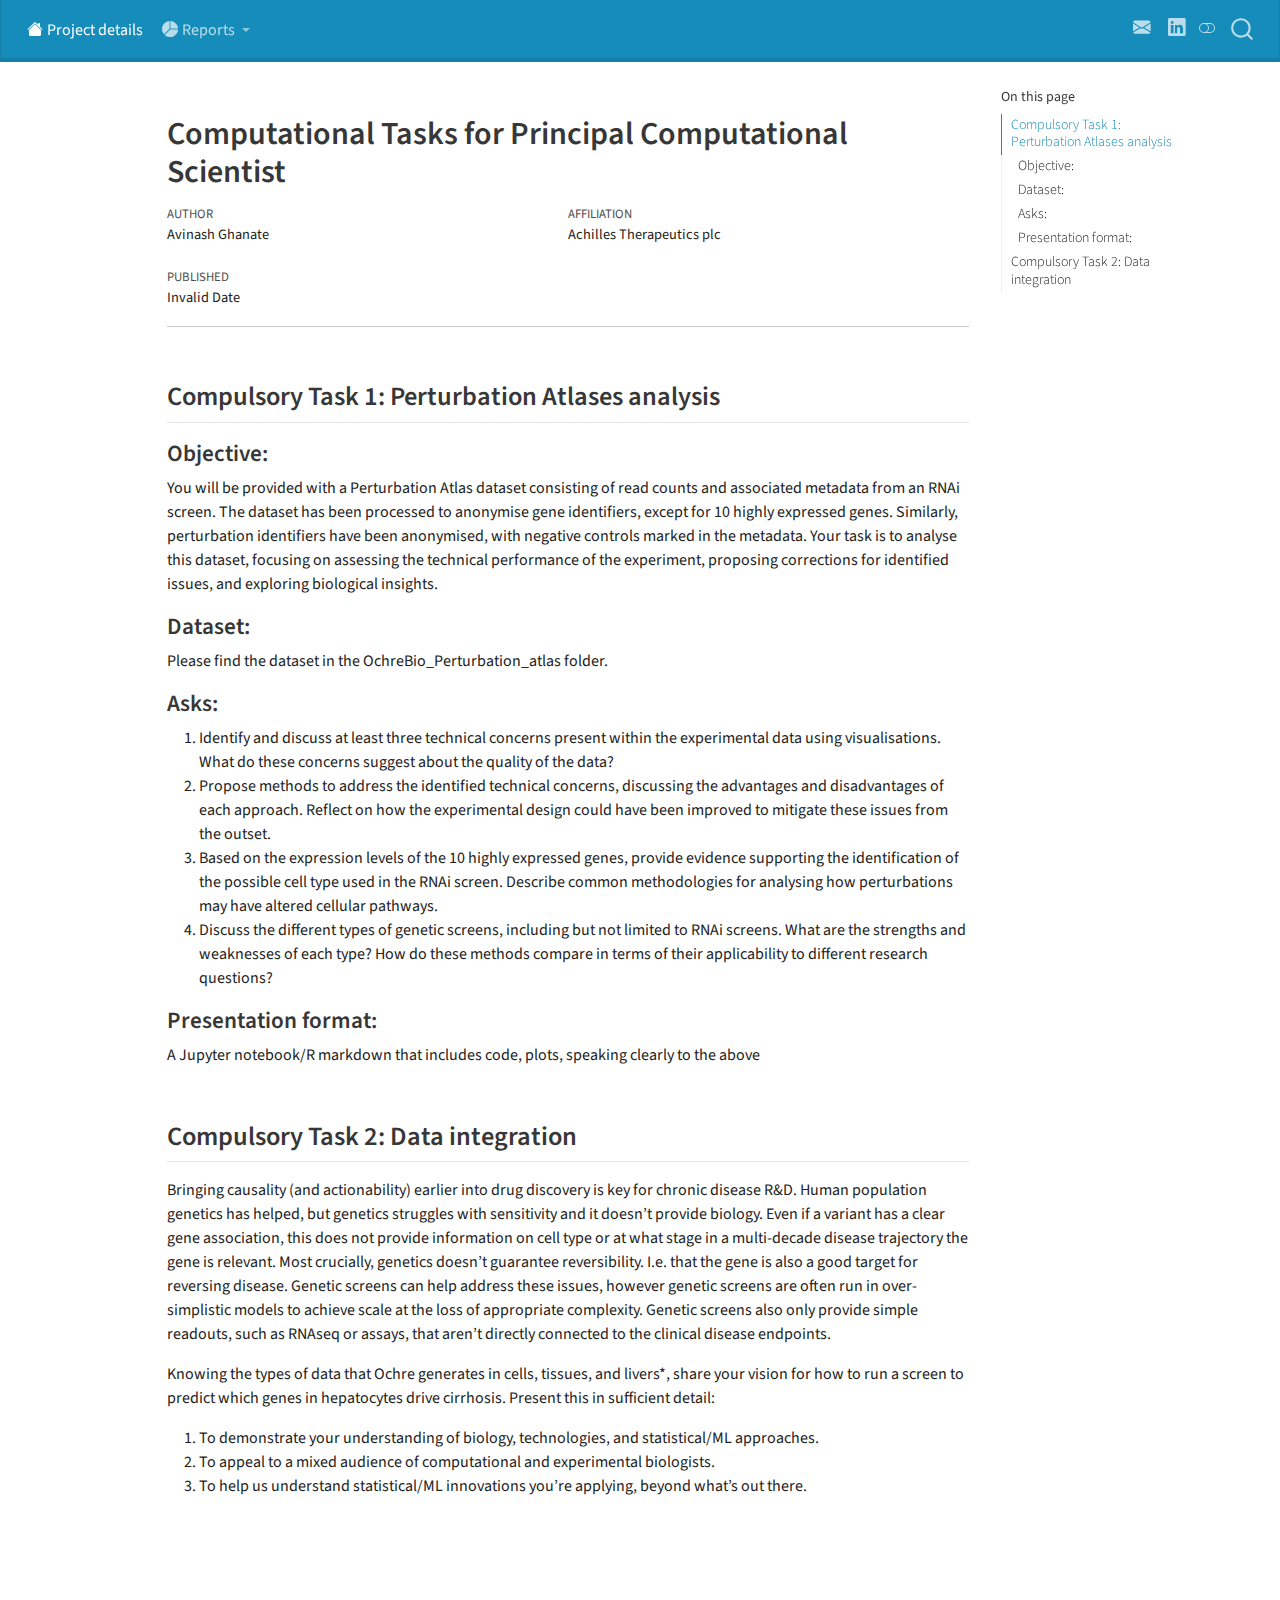
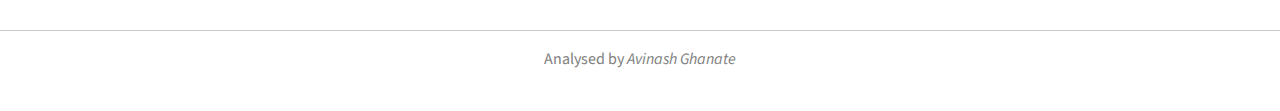
<file: comp_tasks/index.html>
<!DOCTYPE html>
<html xmlns="http://www.w3.org/1999/xhtml" lang="en" xml:lang="en"><head>

<meta charset="utf-8">
<meta name="generator" content="quarto-1.3.433">

<meta name="viewport" content="width=device-width, initial-scale=1.0, user-scalable=yes">

<meta name="author" content="Avinash Ghanate">

<title>Computational Tasks for Principal Computational Scientist</title>
<style>
code{white-space: pre-wrap;}
span.smallcaps{font-variant: small-caps;}
div.columns{display: flex; gap: min(4vw, 1.5em);}
div.column{flex: auto; overflow-x: auto;}
div.hanging-indent{margin-left: 1.5em; text-indent: -1.5em;}
ul.task-list{list-style: none;}
ul.task-list li input[type="checkbox"] {
  width: 0.8em;
  margin: 0 0.8em 0.2em -1em; /* quarto-specific, see https://github.com/quarto-dev/quarto-cli/issues/4556 */ 
  vertical-align: middle;
}
</style>


<script src="site_libs/quarto-nav/quarto-nav.js"></script>
<script src="site_libs/quarto-nav/headroom.min.js"></script>
<script src="site_libs/clipboard/clipboard.min.js"></script>
<script src="site_libs/quarto-search/autocomplete.umd.js"></script>
<script src="site_libs/quarto-search/fuse.min.js"></script>
<script src="site_libs/quarto-search/quarto-search.js"></script>
<meta name="quarto:offset" content="./">
<script src="site_libs/quarto-html/quarto.js"></script>
<script src="site_libs/quarto-html/popper.min.js"></script>
<script src="site_libs/quarto-html/tippy.umd.min.js"></script>
<script src="site_libs/quarto-html/anchor.min.js"></script>
<link href="site_libs/quarto-html/tippy.css" rel="stylesheet">
<link href="site_libs/quarto-html/quarto-syntax-highlighting.css" rel="stylesheet" class="quarto-color-scheme" id="quarto-text-highlighting-styles">
<link href="site_libs/quarto-html/quarto-syntax-highlighting-dark.css" rel="prefetch" class="quarto-color-scheme quarto-color-alternate" id="quarto-text-highlighting-styles">
<script src="site_libs/bootstrap/bootstrap.min.js"></script>
<link href="site_libs/bootstrap/bootstrap-icons.css" rel="stylesheet">
<link href="site_libs/bootstrap/bootstrap.min.css" rel="stylesheet" class="quarto-color-scheme" id="quarto-bootstrap" data-mode="light">
<link href="site_libs/bootstrap/bootstrap-dark.min.css" rel="prefetch" class="quarto-color-scheme quarto-color-alternate" id="quarto-bootstrap" data-mode="dark">
<script id="quarto-search-options" type="application/json">{
  "location": "navbar",
  "copy-button": false,
  "collapse-after": 3,
  "panel-placement": "end",
  "type": "overlay",
  "limit": 20,
  "language": {
    "search-no-results-text": "No results",
    "search-matching-documents-text": "matching documents",
    "search-copy-link-title": "Copy link to search",
    "search-hide-matches-text": "Hide additional matches",
    "search-more-match-text": "more match in this document",
    "search-more-matches-text": "more matches in this document",
    "search-clear-button-title": "Clear",
    "search-detached-cancel-button-title": "Cancel",
    "search-submit-button-title": "Submit",
    "search-label": "Search"
  }
}</script>


<link rel="stylesheet" href="html/simple.css">
</head>

<body class="nav-fixed">

<div id="quarto-search-results"></div>
  <header id="quarto-header" class="headroom fixed-top">
    <nav class="navbar navbar-expand-lg navbar-dark ">
      <div class="navbar-container container-fluid">
            <div id="quarto-search" class="" title="Search"></div>
          <button class="navbar-toggler" type="button" data-bs-toggle="collapse" data-bs-target="#navbarCollapse" aria-controls="navbarCollapse" aria-expanded="false" aria-label="Toggle navigation" onclick="if (window.quartoToggleHeadroom) { window.quartoToggleHeadroom(); }">
  <span class="navbar-toggler-icon"></span>
</button>
          <div class="collapse navbar-collapse" id="navbarCollapse">
            <ul class="navbar-nav navbar-nav-scroll me-auto">
  <li class="nav-item">
    <a class="nav-link active" href="./index.html" rel="" target="" aria-current="page"><i class="bi bi-house-fill" role="img">
</i> 
 <span class="menu-text">Project details</span></a>
  </li>  
  <li class="nav-item dropdown ">
    <a class="nav-link dropdown-toggle" href="#" id="nav-menu-reports" role="button" data-bs-toggle="dropdown" aria-expanded="false" rel="" target="">
      <i class="bi bi-pie-chart-fill" role="img">
</i> 
 <span class="menu-text">Reports</span>
    </a>
    <ul class="dropdown-menu" aria-labelledby="nav-menu-reports">    
        <li>
    <a class="dropdown-item" href="./compulsoryTask1/index.html" rel="" target="">
 <span class="dropdown-text">Task 1</span></a>
  </li>  
        <li>
    <a class="dropdown-item" href="./compulsoryTask2/index.html" rel="" target="">
 <span class="dropdown-text">Task 2</span></a>
  </li>  
    </ul>
  </li>
</ul>
            <ul class="navbar-nav navbar-nav-scroll ms-auto">
  <li class="nav-item compact">
    <a class="nav-link" href="mailto:avinash.ghanate@crick.ac.uk" rel="" target=""><i class="bi bi-envelope-fill" role="img">
</i> 
 <span class="menu-text"></span></a>
  </li>  
  <li class="nav-item compact">
    <a class="nav-link" href="https://www.linkedin.com/in/avinash-ghanate-42a090a/" rel="" target=""><i class="bi bi-linkedin" role="img">
</i> 
 <span class="menu-text"></span></a>
  </li>  
</ul>
            <div class="quarto-navbar-tools">
  <a href="" class="quarto-color-scheme-toggle quarto-navigation-tool  px-1" onclick="window.quartoToggleColorScheme(); return false;" title="Toggle dark mode"><i class="bi"></i></a>
</div>
          </div> <!-- /navcollapse -->
      </div> <!-- /container-fluid -->
    </nav>
</header>
<!-- content -->
<div id="quarto-content" class="quarto-container page-columns page-rows-contents page-layout-article page-navbar">
<!-- sidebar -->
<!-- margin-sidebar -->
    <div id="quarto-margin-sidebar" class="sidebar margin-sidebar">
        <nav id="TOC" role="doc-toc" class="toc-active" data-toc-expanded="3">
    <h2 id="toc-title">On this page</h2>
   
  <ul>
  <li><a href="#compulsory-task-1-perturbation-atlases-analysis" id="toc-compulsory-task-1-perturbation-atlases-analysis" class="nav-link active" data-scroll-target="#compulsory-task-1-perturbation-atlases-analysis">Compulsory Task 1: Perturbation Atlases analysis</a>
  <ul>
  <li><a href="#objective" id="toc-objective" class="nav-link" data-scroll-target="#objective">Objective:</a></li>
  <li><a href="#dataset" id="toc-dataset" class="nav-link" data-scroll-target="#dataset">Dataset:</a></li>
  <li><a href="#asks" id="toc-asks" class="nav-link" data-scroll-target="#asks">Asks:</a></li>
  <li><a href="#presentation-format" id="toc-presentation-format" class="nav-link" data-scroll-target="#presentation-format">Presentation format:</a></li>
  </ul></li>
  <li><a href="#compulsory-task-2-data-integration" id="toc-compulsory-task-2-data-integration" class="nav-link" data-scroll-target="#compulsory-task-2-data-integration">Compulsory Task 2: Data integration</a></li>
  </ul>
</nav>
    </div>
<!-- main -->
<main class="content" id="quarto-document-content">
<div align="right">

</div>
&nbsp;



<header id="title-block-header" class="quarto-title-block default">
<div class="quarto-title">
<h1 class="title">Computational Tasks for Principal Computational Scientist</h1>
</div>


<div class="quarto-title-meta-author">
  <div class="quarto-title-meta-heading">Author</div>
  <div class="quarto-title-meta-heading">Affiliation</div>
  
    <div class="quarto-title-meta-contents">
    <p class="author">Avinash Ghanate </p>
  </div>
    <div class="quarto-title-meta-contents">
        <p class="affiliation">
            Achilles Therapeutics plc
          </p>
      </div>
    </div>

<div class="quarto-title-meta">

      
    <div>
    <div class="quarto-title-meta-heading">Published</div>
    <div class="quarto-title-meta-contents">
      <p class="date">Invalid Date</p>
    </div>
  </div>
  
    
  </div>
  

</header>

<hr>
<section id="compulsory-task-1-perturbation-atlases-analysis" class="level2">
<h2 class="anchored" data-anchor-id="compulsory-task-1-perturbation-atlases-analysis">Compulsory Task 1: Perturbation Atlases analysis</h2>
<section id="objective" class="level3">
<h3 class="anchored" data-anchor-id="objective">Objective:</h3>
<p>You will be provided with a Perturbation Atlas dataset consisting of read counts and associated metadata from an RNAi screen. The dataset has been processed to anonymise gene identifiers, except for 10 highly expressed genes. Similarly, perturbation identifiers have been anonymised, with negative controls marked in the metadata. Your task is to analyse this dataset, focusing on assessing the technical performance of the experiment, proposing corrections for identified issues, and exploring biological insights.</p>
</section>
<section id="dataset" class="level3">
<h3 class="anchored" data-anchor-id="dataset">Dataset:</h3>
<p>Please find the dataset in the OchreBio_Perturbation_atlas folder.</p>
</section>
<section id="asks" class="level3">
<h3 class="anchored" data-anchor-id="asks">Asks:</h3>
<ol type="1">
<li>Identify and discuss at least three technical concerns present within the experimental data using visualisations. What do these concerns suggest about the quality of the data?</li>
<li>Propose methods to address the identified technical concerns, discussing the advantages and disadvantages of each approach. Reflect on how the experimental design could have been improved to mitigate these issues from the outset.</li>
<li>Based on the expression levels of the 10 highly expressed genes, provide evidence supporting the identification of the possible cell type used in the RNAi screen. Describe common methodologies for analysing how perturbations may have altered cellular pathways.</li>
<li>Discuss the different types of genetic screens, including but not limited to RNAi screens. What are the strengths and weaknesses of each type? How do these methods compare in terms of their applicability to different research questions?</li>
</ol>
</section>
<section id="presentation-format" class="level3">
<h3 class="anchored" data-anchor-id="presentation-format">Presentation format:</h3>
<p>A Jupyter notebook/R markdown that includes code, plots, speaking clearly to the above</p>
</section>
</section>
<section id="compulsory-task-2-data-integration" class="level2">
<h2 class="anchored" data-anchor-id="compulsory-task-2-data-integration">Compulsory Task 2: Data integration</h2>
<p>Bringing causality (and actionability) earlier into drug discovery is key for chronic disease R&amp;D. Human population genetics has helped, but genetics struggles with sensitivity and it doesn’t provide biology. Even if a variant has a clear gene association, this does not provide information on cell type or at what stage in a multi-decade disease trajectory the gene is relevant. Most crucially, genetics doesn’t guarantee reversibility. I.e. that the gene is also a good target for reversing disease. Genetic screens can help address these issues, however genetic screens are often run in over-simplistic models to achieve scale at the loss of appropriate complexity. Genetic screens also only provide simple readouts, such as RNAseq or assays, that aren’t directly connected to the clinical disease endpoints.</p>
<p>Knowing the types of data that Ochre generates in cells, tissues, and livers*, share your vision for how to run a screen to predict which genes in hepatocytes drive cirrhosis. Present this in sufficient detail:</p>
<ol type="1">
<li>To demonstrate your understanding of biology, technologies, and statistical/ML approaches.</li>
<li>To appeal to a mixed audience of computational and experimental biologists.</li>
<li>To help us understand statistical/ML innovations you’re applying, beyond what’s out there.</li>
</ol>


</section>

</main> <!-- /main -->
<script id="quarto-html-after-body" type="application/javascript">
window.document.addEventListener("DOMContentLoaded", function (event) {
  const toggleBodyColorMode = (bsSheetEl) => {
    const mode = bsSheetEl.getAttribute("data-mode");
    const bodyEl = window.document.querySelector("body");
    if (mode === "dark") {
      bodyEl.classList.add("quarto-dark");
      bodyEl.classList.remove("quarto-light");
    } else {
      bodyEl.classList.add("quarto-light");
      bodyEl.classList.remove("quarto-dark");
    }
  }
  const toggleBodyColorPrimary = () => {
    const bsSheetEl = window.document.querySelector("link#quarto-bootstrap");
    if (bsSheetEl) {
      toggleBodyColorMode(bsSheetEl);
    }
  }
  toggleBodyColorPrimary();  
  const disableStylesheet = (stylesheets) => {
    for (let i=0; i < stylesheets.length; i++) {
      const stylesheet = stylesheets[i];
      stylesheet.rel = 'prefetch';
    }
  }
  const enableStylesheet = (stylesheets) => {
    for (let i=0; i < stylesheets.length; i++) {
      const stylesheet = stylesheets[i];
      stylesheet.rel = 'stylesheet';
    }
  }
  const manageTransitions = (selector, allowTransitions) => {
    const els = window.document.querySelectorAll(selector);
    for (let i=0; i < els.length; i++) {
      const el = els[i];
      if (allowTransitions) {
        el.classList.remove('notransition');
      } else {
        el.classList.add('notransition');
      }
    }
  }
  const toggleColorMode = (alternate) => {
    // Switch the stylesheets
    const alternateStylesheets = window.document.querySelectorAll('link.quarto-color-scheme.quarto-color-alternate');
    manageTransitions('#quarto-margin-sidebar .nav-link', false);
    if (alternate) {
      enableStylesheet(alternateStylesheets);
      for (const sheetNode of alternateStylesheets) {
        if (sheetNode.id === "quarto-bootstrap") {
          toggleBodyColorMode(sheetNode);
        }
      }
    } else {
      disableStylesheet(alternateStylesheets);
      toggleBodyColorPrimary();
    }
    manageTransitions('#quarto-margin-sidebar .nav-link', true);
    // Switch the toggles
    const toggles = window.document.querySelectorAll('.quarto-color-scheme-toggle');
    for (let i=0; i < toggles.length; i++) {
      const toggle = toggles[i];
      if (toggle) {
        if (alternate) {
          toggle.classList.add("alternate");     
        } else {
          toggle.classList.remove("alternate");
        }
      }
    }
    // Hack to workaround the fact that safari doesn't
    // properly recolor the scrollbar when toggling (#1455)
    if (navigator.userAgent.indexOf('Safari') > 0 && navigator.userAgent.indexOf('Chrome') == -1) {
      manageTransitions("body", false);
      window.scrollTo(0, 1);
      setTimeout(() => {
        window.scrollTo(0, 0);
        manageTransitions("body", true);
      }, 40);  
    }
  }
  const isFileUrl = () => { 
    return window.location.protocol === 'file:';
  }
  const hasAlternateSentinel = () => {  
    let styleSentinel = getColorSchemeSentinel();
    if (styleSentinel !== null) {
      return styleSentinel === "alternate";
    } else {
      return false;
    }
  }
  const setStyleSentinel = (alternate) => {
    const value = alternate ? "alternate" : "default";
    if (!isFileUrl()) {
      window.localStorage.setItem("quarto-color-scheme", value);
    } else {
      localAlternateSentinel = value;
    }
  }
  const getColorSchemeSentinel = () => {
    if (!isFileUrl()) {
      const storageValue = window.localStorage.getItem("quarto-color-scheme");
      return storageValue != null ? storageValue : localAlternateSentinel;
    } else {
      return localAlternateSentinel;
    }
  }
  let localAlternateSentinel = 'default';
  // Dark / light mode switch
  window.quartoToggleColorScheme = () => {
    // Read the current dark / light value 
    let toAlternate = !hasAlternateSentinel();
    toggleColorMode(toAlternate);
    setStyleSentinel(toAlternate);
  };
  // Ensure there is a toggle, if there isn't float one in the top right
  if (window.document.querySelector('.quarto-color-scheme-toggle') === null) {
    const a = window.document.createElement('a');
    a.classList.add('top-right');
    a.classList.add('quarto-color-scheme-toggle');
    a.href = "";
    a.onclick = function() { try { window.quartoToggleColorScheme(); } catch {} return false; };
    const i = window.document.createElement("i");
    i.classList.add('bi');
    a.appendChild(i);
    window.document.body.appendChild(a);
  }
  // Switch to dark mode if need be
  if (hasAlternateSentinel()) {
    toggleColorMode(true);
  } else {
    toggleColorMode(false);
  }
  const icon = "";
  const anchorJS = new window.AnchorJS();
  anchorJS.options = {
    placement: 'right',
    icon: icon
  };
  anchorJS.add('.anchored');
  const isCodeAnnotation = (el) => {
    for (const clz of el.classList) {
      if (clz.startsWith('code-annotation-')) {                     
        return true;
      }
    }
    return false;
  }
  const clipboard = new window.ClipboardJS('.code-copy-button', {
    text: function(trigger) {
      const codeEl = trigger.previousElementSibling.cloneNode(true);
      for (const childEl of codeEl.children) {
        if (isCodeAnnotation(childEl)) {
          childEl.remove();
        }
      }
      return codeEl.innerText;
    }
  });
  clipboard.on('success', function(e) {
    // button target
    const button = e.trigger;
    // don't keep focus
    button.blur();
    // flash "checked"
    button.classList.add('code-copy-button-checked');
    var currentTitle = button.getAttribute("title");
    button.setAttribute("title", "Copied!");
    let tooltip;
    if (window.bootstrap) {
      button.setAttribute("data-bs-toggle", "tooltip");
      button.setAttribute("data-bs-placement", "left");
      button.setAttribute("data-bs-title", "Copied!");
      tooltip = new bootstrap.Tooltip(button, 
        { trigger: "manual", 
          customClass: "code-copy-button-tooltip",
          offset: [0, -8]});
      tooltip.show();    
    }
    setTimeout(function() {
      if (tooltip) {
        tooltip.hide();
        button.removeAttribute("data-bs-title");
        button.removeAttribute("data-bs-toggle");
        button.removeAttribute("data-bs-placement");
      }
      button.setAttribute("title", currentTitle);
      button.classList.remove('code-copy-button-checked');
    }, 1000);
    // clear code selection
    e.clearSelection();
  });
  const viewSource = window.document.getElementById('quarto-view-source') ||
                     window.document.getElementById('quarto-code-tools-source');
  if (viewSource) {
    const sourceUrl = viewSource.getAttribute("data-quarto-source-url");
    viewSource.addEventListener("click", function(e) {
      if (sourceUrl) {
        // rstudio viewer pane
        if (/\bcapabilities=\b/.test(window.location)) {
          window.open(sourceUrl);
        } else {
          window.location.href = sourceUrl;
        }
      } else {
        const modal = new bootstrap.Modal(document.getElementById('quarto-embedded-source-code-modal'));
        modal.show();
      }
      return false;
    });
  }
  function toggleCodeHandler(show) {
    return function(e) {
      const detailsSrc = window.document.querySelectorAll(".cell > details > .sourceCode");
      for (let i=0; i<detailsSrc.length; i++) {
        const details = detailsSrc[i].parentElement;
        if (show) {
          details.open = true;
        } else {
          details.removeAttribute("open");
        }
      }
      const cellCodeDivs = window.document.querySelectorAll(".cell > .sourceCode");
      const fromCls = show ? "hidden" : "unhidden";
      const toCls = show ? "unhidden" : "hidden";
      for (let i=0; i<cellCodeDivs.length; i++) {
        const codeDiv = cellCodeDivs[i];
        if (codeDiv.classList.contains(fromCls)) {
          codeDiv.classList.remove(fromCls);
          codeDiv.classList.add(toCls);
        } 
      }
      return false;
    }
  }
  const hideAllCode = window.document.getElementById("quarto-hide-all-code");
  if (hideAllCode) {
    hideAllCode.addEventListener("click", toggleCodeHandler(false));
  }
  const showAllCode = window.document.getElementById("quarto-show-all-code");
  if (showAllCode) {
    showAllCode.addEventListener("click", toggleCodeHandler(true));
  }
  function tippyHover(el, contentFn) {
    const config = {
      allowHTML: true,
      content: contentFn,
      maxWidth: 500,
      delay: 100,
      arrow: false,
      appendTo: function(el) {
          return el.parentElement;
      },
      interactive: true,
      interactiveBorder: 10,
      theme: 'quarto',
      placement: 'bottom-start'
    };
    window.tippy(el, config); 
  }
  const noterefs = window.document.querySelectorAll('a[role="doc-noteref"]');
  for (var i=0; i<noterefs.length; i++) {
    const ref = noterefs[i];
    tippyHover(ref, function() {
      // use id or data attribute instead here
      let href = ref.getAttribute('data-footnote-href') || ref.getAttribute('href');
      try { href = new URL(href).hash; } catch {}
      const id = href.replace(/^#\/?/, "");
      const note = window.document.getElementById(id);
      return note.innerHTML;
    });
  }
      let selectedAnnoteEl;
      const selectorForAnnotation = ( cell, annotation) => {
        let cellAttr = 'data-code-cell="' + cell + '"';
        let lineAttr = 'data-code-annotation="' +  annotation + '"';
        const selector = 'span[' + cellAttr + '][' + lineAttr + ']';
        return selector;
      }
      const selectCodeLines = (annoteEl) => {
        const doc = window.document;
        const targetCell = annoteEl.getAttribute("data-target-cell");
        const targetAnnotation = annoteEl.getAttribute("data-target-annotation");
        const annoteSpan = window.document.querySelector(selectorForAnnotation(targetCell, targetAnnotation));
        const lines = annoteSpan.getAttribute("data-code-lines").split(",");
        const lineIds = lines.map((line) => {
          return targetCell + "-" + line;
        })
        let top = null;
        let height = null;
        let parent = null;
        if (lineIds.length > 0) {
            //compute the position of the single el (top and bottom and make a div)
            const el = window.document.getElementById(lineIds[0]);
            top = el.offsetTop;
            height = el.offsetHeight;
            parent = el.parentElement.parentElement;
          if (lineIds.length > 1) {
            const lastEl = window.document.getElementById(lineIds[lineIds.length - 1]);
            const bottom = lastEl.offsetTop + lastEl.offsetHeight;
            height = bottom - top;
          }
          if (top !== null && height !== null && parent !== null) {
            // cook up a div (if necessary) and position it 
            let div = window.document.getElementById("code-annotation-line-highlight");
            if (div === null) {
              div = window.document.createElement("div");
              div.setAttribute("id", "code-annotation-line-highlight");
              div.style.position = 'absolute';
              parent.appendChild(div);
            }
            div.style.top = top - 2 + "px";
            div.style.height = height + 4 + "px";
            let gutterDiv = window.document.getElementById("code-annotation-line-highlight-gutter");
            if (gutterDiv === null) {
              gutterDiv = window.document.createElement("div");
              gutterDiv.setAttribute("id", "code-annotation-line-highlight-gutter");
              gutterDiv.style.position = 'absolute';
              const codeCell = window.document.getElementById(targetCell);
              const gutter = codeCell.querySelector('.code-annotation-gutter');
              gutter.appendChild(gutterDiv);
            }
            gutterDiv.style.top = top - 2 + "px";
            gutterDiv.style.height = height + 4 + "px";
          }
          selectedAnnoteEl = annoteEl;
        }
      };
      const unselectCodeLines = () => {
        const elementsIds = ["code-annotation-line-highlight", "code-annotation-line-highlight-gutter"];
        elementsIds.forEach((elId) => {
          const div = window.document.getElementById(elId);
          if (div) {
            div.remove();
          }
        });
        selectedAnnoteEl = undefined;
      };
      // Attach click handler to the DT
      const annoteDls = window.document.querySelectorAll('dt[data-target-cell]');
      for (const annoteDlNode of annoteDls) {
        annoteDlNode.addEventListener('click', (event) => {
          const clickedEl = event.target;
          if (clickedEl !== selectedAnnoteEl) {
            unselectCodeLines();
            const activeEl = window.document.querySelector('dt[data-target-cell].code-annotation-active');
            if (activeEl) {
              activeEl.classList.remove('code-annotation-active');
            }
            selectCodeLines(clickedEl);
            clickedEl.classList.add('code-annotation-active');
          } else {
            // Unselect the line
            unselectCodeLines();
            clickedEl.classList.remove('code-annotation-active');
          }
        });
      }
  const findCites = (el) => {
    const parentEl = el.parentElement;
    if (parentEl) {
      const cites = parentEl.dataset.cites;
      if (cites) {
        return {
          el,
          cites: cites.split(' ')
        };
      } else {
        return findCites(el.parentElement)
      }
    } else {
      return undefined;
    }
  };
  var bibliorefs = window.document.querySelectorAll('a[role="doc-biblioref"]');
  for (var i=0; i<bibliorefs.length; i++) {
    const ref = bibliorefs[i];
    const citeInfo = findCites(ref);
    if (citeInfo) {
      tippyHover(citeInfo.el, function() {
        var popup = window.document.createElement('div');
        citeInfo.cites.forEach(function(cite) {
          var citeDiv = window.document.createElement('div');
          citeDiv.classList.add('hanging-indent');
          citeDiv.classList.add('csl-entry');
          var biblioDiv = window.document.getElementById('ref-' + cite);
          if (biblioDiv) {
            citeDiv.innerHTML = biblioDiv.innerHTML;
          }
          popup.appendChild(citeDiv);
        });
        return popup.innerHTML;
      });
    }
  }
    var localhostRegex = new RegExp(/^(?:http|https):\/\/localhost\:?[0-9]*\//);
      var filterRegex = new RegExp('/' + window.location.host + '/');
    var isInternal = (href) => {
        return filterRegex.test(href) || localhostRegex.test(href);
    }
    // Inspect non-navigation links and adorn them if external
 	var links = window.document.querySelectorAll('a[href]:not(.nav-link):not(.navbar-brand):not(.toc-action):not(.sidebar-link):not(.sidebar-item-toggle):not(.pagination-link):not(.no-external):not([aria-hidden]):not(.dropdown-item)');
    for (var i=0; i<links.length; i++) {
      const link = links[i];
      if (!isInternal(link.href)) {
          // target, if specified
          link.setAttribute("target", "_blank");
      }
    }
});
</script>
</div> <!-- /content -->
<script src="https://ajax.googleapis.com/ajax/libs/jquery/3.6.3/jquery.min.js"></script>
<script type="text/javascript">
// For hiding the sidebar non folder content. It keeps the top menu item along with sub menu entries and removes other
  var children = $(".sidebar-menu-container > .list-unstyled").children()
  var title = $("h1").text()
  var checkInAny = 0
  for (var child of children){
      var active_sidebar_entry = $(child).find(".sidebar-item-text > .menu-text:contains("+ title +")")
      if (active_sidebar_entry.length == 0){
          child.style.display = "none"
      } else {
        checkInAny++
      }
  }
  // If none of the child entries with matching title found, show all children
  if(checkInAny == 0){
    for (var child of children){
          child.style.display = ""
    }
  }
</script>
&nbsp;
<hr>
<p style="text-align: center;"><span style="color: #808080;">Analysed by <em> Avinash Ghanate</em></span></p>
&nbsp;



</body></html>
</file>
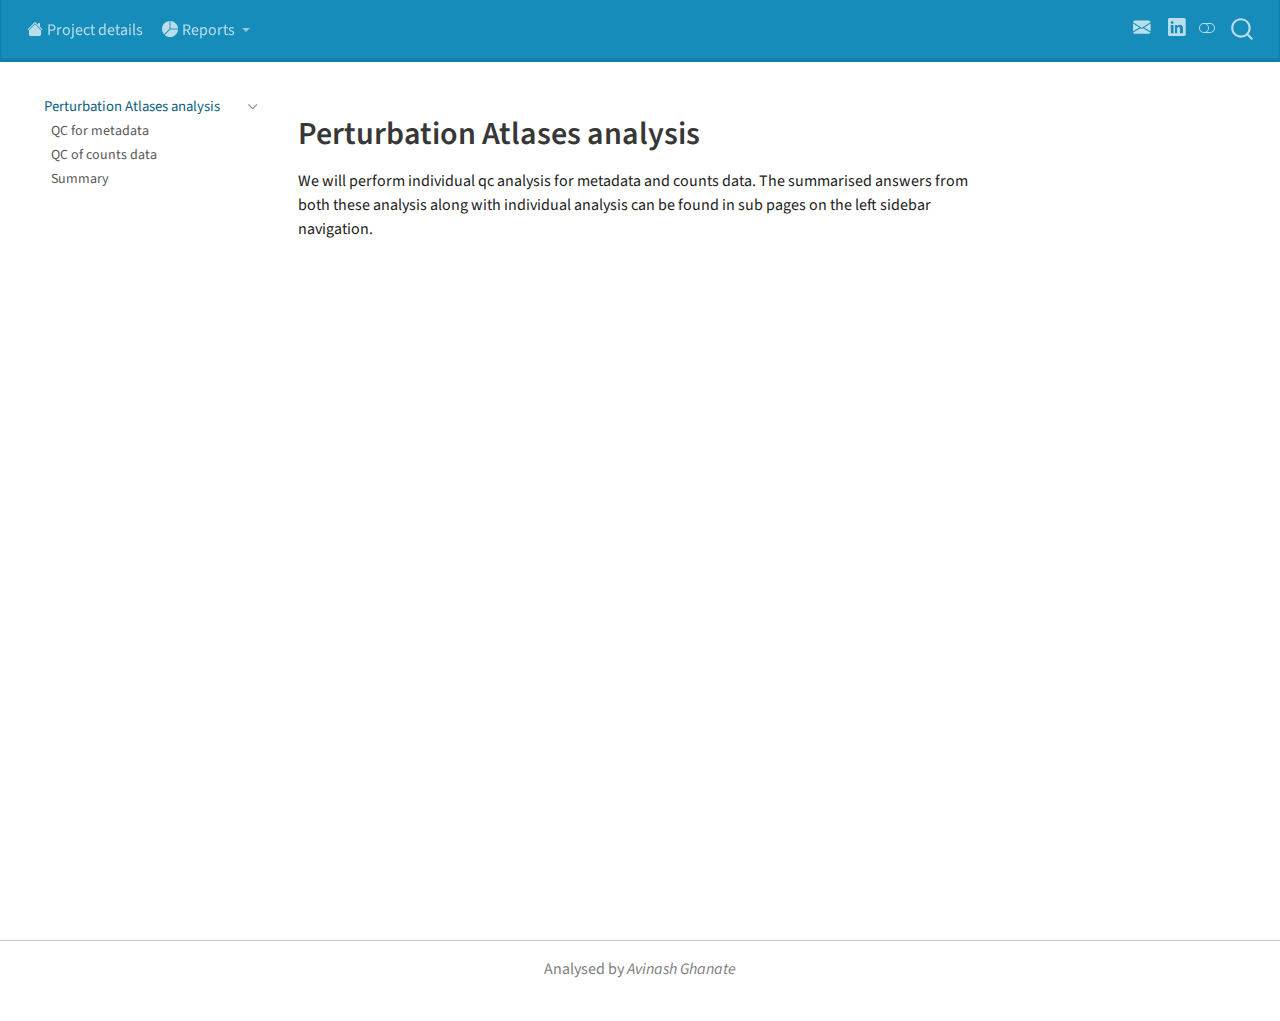
<file: comp_tasks/compulsoryTask1/index.html>
<!DOCTYPE html>
<html xmlns="http://www.w3.org/1999/xhtml" lang="en" xml:lang="en"><head>

<meta charset="utf-8">
<meta name="generator" content="quarto-1.3.433">

<meta name="viewport" content="width=device-width, initial-scale=1.0, user-scalable=yes">


<title>Perturbation Atlases analysis</title>
<style>
code{white-space: pre-wrap;}
span.smallcaps{font-variant: small-caps;}
div.columns{display: flex; gap: min(4vw, 1.5em);}
div.column{flex: auto; overflow-x: auto;}
div.hanging-indent{margin-left: 1.5em; text-indent: -1.5em;}
ul.task-list{list-style: none;}
ul.task-list li input[type="checkbox"] {
  width: 0.8em;
  margin: 0 0.8em 0.2em -1em; /* quarto-specific, see https://github.com/quarto-dev/quarto-cli/issues/4556 */ 
  vertical-align: middle;
}
</style>


<script src="../site_libs/quarto-nav/quarto-nav.js"></script>
<script src="../site_libs/quarto-nav/headroom.min.js"></script>
<script src="../site_libs/clipboard/clipboard.min.js"></script>
<script src="../site_libs/quarto-search/autocomplete.umd.js"></script>
<script src="../site_libs/quarto-search/fuse.min.js"></script>
<script src="../site_libs/quarto-search/quarto-search.js"></script>
<meta name="quarto:offset" content="../">
<script src="../site_libs/quarto-html/quarto.js"></script>
<script src="../site_libs/quarto-html/popper.min.js"></script>
<script src="../site_libs/quarto-html/tippy.umd.min.js"></script>
<script src="../site_libs/quarto-html/anchor.min.js"></script>
<link href="../site_libs/quarto-html/tippy.css" rel="stylesheet">
<link href="../site_libs/quarto-html/quarto-syntax-highlighting.css" rel="stylesheet" class="quarto-color-scheme" id="quarto-text-highlighting-styles">
<link href="../site_libs/quarto-html/quarto-syntax-highlighting-dark.css" rel="prefetch" class="quarto-color-scheme quarto-color-alternate" id="quarto-text-highlighting-styles">
<script src="../site_libs/bootstrap/bootstrap.min.js"></script>
<link href="../site_libs/bootstrap/bootstrap-icons.css" rel="stylesheet">
<link href="../site_libs/bootstrap/bootstrap.min.css" rel="stylesheet" class="quarto-color-scheme" id="quarto-bootstrap" data-mode="light">
<link href="../site_libs/bootstrap/bootstrap-dark.min.css" rel="prefetch" class="quarto-color-scheme quarto-color-alternate" id="quarto-bootstrap" data-mode="dark">
<script id="quarto-search-options" type="application/json">{
  "location": "navbar",
  "copy-button": false,
  "collapse-after": 3,
  "panel-placement": "end",
  "type": "overlay",
  "limit": 20,
  "language": {
    "search-no-results-text": "No results",
    "search-matching-documents-text": "matching documents",
    "search-copy-link-title": "Copy link to search",
    "search-hide-matches-text": "Hide additional matches",
    "search-more-match-text": "more match in this document",
    "search-more-matches-text": "more matches in this document",
    "search-clear-button-title": "Clear",
    "search-detached-cancel-button-title": "Cancel",
    "search-submit-button-title": "Submit",
    "search-label": "Search"
  }
}</script>


<link rel="stylesheet" href="../html/simple.css">
</head>

<body class="nav-sidebar floating nav-fixed">

<div id="quarto-search-results"></div>
  <header id="quarto-header" class="headroom fixed-top">
    <nav class="navbar navbar-expand-lg navbar-dark ">
      <div class="navbar-container container-fluid">
            <div id="quarto-search" class="" title="Search"></div>
          <button class="navbar-toggler" type="button" data-bs-toggle="collapse" data-bs-target="#navbarCollapse" aria-controls="navbarCollapse" aria-expanded="false" aria-label="Toggle navigation" onclick="if (window.quartoToggleHeadroom) { window.quartoToggleHeadroom(); }">
  <span class="navbar-toggler-icon"></span>
</button>
          <div class="collapse navbar-collapse" id="navbarCollapse">
            <ul class="navbar-nav navbar-nav-scroll me-auto">
  <li class="nav-item">
    <a class="nav-link" href="../index.html" rel="" target=""><i class="bi bi-house-fill" role="img">
</i> 
 <span class="menu-text">Project details</span></a>
  </li>  
  <li class="nav-item dropdown ">
    <a class="nav-link dropdown-toggle" href="#" id="nav-menu-reports" role="button" data-bs-toggle="dropdown" aria-expanded="false" rel="" target="">
      <i class="bi bi-pie-chart-fill" role="img">
</i> 
 <span class="menu-text">Reports</span>
    </a>
    <ul class="dropdown-menu" aria-labelledby="nav-menu-reports">    
        <li>
    <a class="dropdown-item" href="../compulsoryTask1/index.html" rel="" target="">
 <span class="dropdown-text">Task 1</span></a>
  </li>  
        <li>
    <a class="dropdown-item" href="../compulsoryTask2/index.html" rel="" target="">
 <span class="dropdown-text">Task 2</span></a>
  </li>  
    </ul>
  </li>
</ul>
            <ul class="navbar-nav navbar-nav-scroll ms-auto">
  <li class="nav-item compact">
    <a class="nav-link" href="mailto:avinash.ghanate@crick.ac.uk" rel="" target=""><i class="bi bi-envelope-fill" role="img">
</i> 
 <span class="menu-text"></span></a>
  </li>  
  <li class="nav-item compact">
    <a class="nav-link" href="https://www.linkedin.com/in/avinash-ghanate-42a090a/" rel="" target=""><i class="bi bi-linkedin" role="img">
</i> 
 <span class="menu-text"></span></a>
  </li>  
</ul>
            <div class="quarto-navbar-tools">
  <a href="" class="quarto-color-scheme-toggle quarto-navigation-tool  px-1" onclick="window.quartoToggleColorScheme(); return false;" title="Toggle dark mode"><i class="bi"></i></a>
</div>
          </div> <!-- /navcollapse -->
      </div> <!-- /container-fluid -->
    </nav>
  <nav class="quarto-secondary-nav">
    <div class="container-fluid d-flex">
      <button type="button" class="quarto-btn-toggle btn" data-bs-toggle="collapse" data-bs-target="#quarto-sidebar,#quarto-sidebar-glass" aria-controls="quarto-sidebar" aria-expanded="false" aria-label="Toggle sidebar navigation" onclick="if (window.quartoToggleHeadroom) { window.quartoToggleHeadroom(); }">
        <i class="bi bi-layout-text-sidebar-reverse"></i>
      </button>
      <nav class="quarto-page-breadcrumbs" aria-label="breadcrumb"><ol class="breadcrumb"><li class="breadcrumb-item"><a href="../compulsoryTask1/index.html">Perturbation Atlases analysis</a></li></ol></nav>
      <a class="flex-grow-1" role="button" data-bs-toggle="collapse" data-bs-target="#quarto-sidebar,#quarto-sidebar-glass" aria-controls="quarto-sidebar" aria-expanded="false" aria-label="Toggle sidebar navigation" onclick="if (window.quartoToggleHeadroom) { window.quartoToggleHeadroom(); }">      
      </a>
    </div>
  </nav>
</header>
<!-- content -->
<div id="quarto-content" class="quarto-container page-columns page-rows-contents page-layout-article page-navbar">
<!-- sidebar -->
  <nav id="quarto-sidebar" class="sidebar collapse collapse-horizontal sidebar-navigation floating overflow-auto">
    <div class="sidebar-menu-container"> 
    <ul class="list-unstyled mt-1">
        <li class="sidebar-item">
  <div class="sidebar-item-container"> 
  <a href="../compulsoryTask2/index.html" class="sidebar-item-text sidebar-link">
 <span class="menu-text">Data Integration</span></a>
  </div>
</li>
        <li class="sidebar-item sidebar-item-section">
      <div class="sidebar-item-container"> 
            <a href="../compulsoryTask1/index.html" class="sidebar-item-text sidebar-link active">
 <span class="menu-text">Perturbation Atlases analysis</span></a>
          <a class="sidebar-item-toggle text-start" data-bs-toggle="collapse" data-bs-target="#quarto-sidebar-section-1" aria-expanded="true" aria-label="Toggle section">
            <i class="bi bi-chevron-right ms-2"></i>
          </a> 
      </div>
      <ul id="quarto-sidebar-section-1" class="collapse list-unstyled sidebar-section depth1 show">  
          <li class="sidebar-item">
  <div class="sidebar-item-container"> 
  <a href="../compulsoryTask1/QC_data/index.html" class="sidebar-item-text sidebar-link">
 <span class="menu-text">QC for metadata</span></a>
  </div>
</li>
          <li class="sidebar-item">
  <div class="sidebar-item-container"> 
  <a href="../compulsoryTask1/QC_counts/index.html" class="sidebar-item-text sidebar-link">
 <span class="menu-text">QC of counts data</span></a>
  </div>
</li>
          <li class="sidebar-item">
  <div class="sidebar-item-container"> 
  <a href="../compulsoryTask1/Summary/index.html" class="sidebar-item-text sidebar-link">
 <span class="menu-text">Summary</span></a>
  </div>
</li>
      </ul>
  </li>
    </ul>
    </div>
</nav>
<div id="quarto-sidebar-glass" data-bs-toggle="collapse" data-bs-target="#quarto-sidebar,#quarto-sidebar-glass"></div>
<!-- margin-sidebar -->
    <div id="quarto-margin-sidebar" class="sidebar margin-sidebar">
        
    </div>
<!-- main -->
<main class="content" id="quarto-document-content">
<div align="right">

</div>
&nbsp;



<header id="title-block-header" class="quarto-title-block default">
<div class="quarto-title">
<h1 class="title">Perturbation Atlases analysis</h1>
</div>



<div class="quarto-title-meta">

    
  
    
  </div>
  

</header>

<p>We will perform individual qc analysis for metadata and counts data. The summarised answers from both these analysis along with individual analysis can be found in sub pages on the left sidebar navigation.</p>



</main> <!-- /main -->
<script id="quarto-html-after-body" type="application/javascript">
window.document.addEventListener("DOMContentLoaded", function (event) {
  const toggleBodyColorMode = (bsSheetEl) => {
    const mode = bsSheetEl.getAttribute("data-mode");
    const bodyEl = window.document.querySelector("body");
    if (mode === "dark") {
      bodyEl.classList.add("quarto-dark");
      bodyEl.classList.remove("quarto-light");
    } else {
      bodyEl.classList.add("quarto-light");
      bodyEl.classList.remove("quarto-dark");
    }
  }
  const toggleBodyColorPrimary = () => {
    const bsSheetEl = window.document.querySelector("link#quarto-bootstrap");
    if (bsSheetEl) {
      toggleBodyColorMode(bsSheetEl);
    }
  }
  toggleBodyColorPrimary();  
  const disableStylesheet = (stylesheets) => {
    for (let i=0; i < stylesheets.length; i++) {
      const stylesheet = stylesheets[i];
      stylesheet.rel = 'prefetch';
    }
  }
  const enableStylesheet = (stylesheets) => {
    for (let i=0; i < stylesheets.length; i++) {
      const stylesheet = stylesheets[i];
      stylesheet.rel = 'stylesheet';
    }
  }
  const manageTransitions = (selector, allowTransitions) => {
    const els = window.document.querySelectorAll(selector);
    for (let i=0; i < els.length; i++) {
      const el = els[i];
      if (allowTransitions) {
        el.classList.remove('notransition');
      } else {
        el.classList.add('notransition');
      }
    }
  }
  const toggleColorMode = (alternate) => {
    // Switch the stylesheets
    const alternateStylesheets = window.document.querySelectorAll('link.quarto-color-scheme.quarto-color-alternate');
    manageTransitions('#quarto-margin-sidebar .nav-link', false);
    if (alternate) {
      enableStylesheet(alternateStylesheets);
      for (const sheetNode of alternateStylesheets) {
        if (sheetNode.id === "quarto-bootstrap") {
          toggleBodyColorMode(sheetNode);
        }
      }
    } else {
      disableStylesheet(alternateStylesheets);
      toggleBodyColorPrimary();
    }
    manageTransitions('#quarto-margin-sidebar .nav-link', true);
    // Switch the toggles
    const toggles = window.document.querySelectorAll('.quarto-color-scheme-toggle');
    for (let i=0; i < toggles.length; i++) {
      const toggle = toggles[i];
      if (toggle) {
        if (alternate) {
          toggle.classList.add("alternate");     
        } else {
          toggle.classList.remove("alternate");
        }
      }
    }
    // Hack to workaround the fact that safari doesn't
    // properly recolor the scrollbar when toggling (#1455)
    if (navigator.userAgent.indexOf('Safari') > 0 && navigator.userAgent.indexOf('Chrome') == -1) {
      manageTransitions("body", false);
      window.scrollTo(0, 1);
      setTimeout(() => {
        window.scrollTo(0, 0);
        manageTransitions("body", true);
      }, 40);  
    }
  }
  const isFileUrl = () => { 
    return window.location.protocol === 'file:';
  }
  const hasAlternateSentinel = () => {  
    let styleSentinel = getColorSchemeSentinel();
    if (styleSentinel !== null) {
      return styleSentinel === "alternate";
    } else {
      return false;
    }
  }
  const setStyleSentinel = (alternate) => {
    const value = alternate ? "alternate" : "default";
    if (!isFileUrl()) {
      window.localStorage.setItem("quarto-color-scheme", value);
    } else {
      localAlternateSentinel = value;
    }
  }
  const getColorSchemeSentinel = () => {
    if (!isFileUrl()) {
      const storageValue = window.localStorage.getItem("quarto-color-scheme");
      return storageValue != null ? storageValue : localAlternateSentinel;
    } else {
      return localAlternateSentinel;
    }
  }
  let localAlternateSentinel = 'default';
  // Dark / light mode switch
  window.quartoToggleColorScheme = () => {
    // Read the current dark / light value 
    let toAlternate = !hasAlternateSentinel();
    toggleColorMode(toAlternate);
    setStyleSentinel(toAlternate);
  };
  // Ensure there is a toggle, if there isn't float one in the top right
  if (window.document.querySelector('.quarto-color-scheme-toggle') === null) {
    const a = window.document.createElement('a');
    a.classList.add('top-right');
    a.classList.add('quarto-color-scheme-toggle');
    a.href = "";
    a.onclick = function() { try { window.quartoToggleColorScheme(); } catch {} return false; };
    const i = window.document.createElement("i");
    i.classList.add('bi');
    a.appendChild(i);
    window.document.body.appendChild(a);
  }
  // Switch to dark mode if need be
  if (hasAlternateSentinel()) {
    toggleColorMode(true);
  } else {
    toggleColorMode(false);
  }
  const icon = "";
  const anchorJS = new window.AnchorJS();
  anchorJS.options = {
    placement: 'right',
    icon: icon
  };
  anchorJS.add('.anchored');
  const isCodeAnnotation = (el) => {
    for (const clz of el.classList) {
      if (clz.startsWith('code-annotation-')) {                     
        return true;
      }
    }
    return false;
  }
  const clipboard = new window.ClipboardJS('.code-copy-button', {
    text: function(trigger) {
      const codeEl = trigger.previousElementSibling.cloneNode(true);
      for (const childEl of codeEl.children) {
        if (isCodeAnnotation(childEl)) {
          childEl.remove();
        }
      }
      return codeEl.innerText;
    }
  });
  clipboard.on('success', function(e) {
    // button target
    const button = e.trigger;
    // don't keep focus
    button.blur();
    // flash "checked"
    button.classList.add('code-copy-button-checked');
    var currentTitle = button.getAttribute("title");
    button.setAttribute("title", "Copied!");
    let tooltip;
    if (window.bootstrap) {
      button.setAttribute("data-bs-toggle", "tooltip");
      button.setAttribute("data-bs-placement", "left");
      button.setAttribute("data-bs-title", "Copied!");
      tooltip = new bootstrap.Tooltip(button, 
        { trigger: "manual", 
          customClass: "code-copy-button-tooltip",
          offset: [0, -8]});
      tooltip.show();    
    }
    setTimeout(function() {
      if (tooltip) {
        tooltip.hide();
        button.removeAttribute("data-bs-title");
        button.removeAttribute("data-bs-toggle");
        button.removeAttribute("data-bs-placement");
      }
      button.setAttribute("title", currentTitle);
      button.classList.remove('code-copy-button-checked');
    }, 1000);
    // clear code selection
    e.clearSelection();
  });
  const viewSource = window.document.getElementById('quarto-view-source') ||
                     window.document.getElementById('quarto-code-tools-source');
  if (viewSource) {
    const sourceUrl = viewSource.getAttribute("data-quarto-source-url");
    viewSource.addEventListener("click", function(e) {
      if (sourceUrl) {
        // rstudio viewer pane
        if (/\bcapabilities=\b/.test(window.location)) {
          window.open(sourceUrl);
        } else {
          window.location.href = sourceUrl;
        }
      } else {
        const modal = new bootstrap.Modal(document.getElementById('quarto-embedded-source-code-modal'));
        modal.show();
      }
      return false;
    });
  }
  function toggleCodeHandler(show) {
    return function(e) {
      const detailsSrc = window.document.querySelectorAll(".cell > details > .sourceCode");
      for (let i=0; i<detailsSrc.length; i++) {
        const details = detailsSrc[i].parentElement;
        if (show) {
          details.open = true;
        } else {
          details.removeAttribute("open");
        }
      }
      const cellCodeDivs = window.document.querySelectorAll(".cell > .sourceCode");
      const fromCls = show ? "hidden" : "unhidden";
      const toCls = show ? "unhidden" : "hidden";
      for (let i=0; i<cellCodeDivs.length; i++) {
        const codeDiv = cellCodeDivs[i];
        if (codeDiv.classList.contains(fromCls)) {
          codeDiv.classList.remove(fromCls);
          codeDiv.classList.add(toCls);
        } 
      }
      return false;
    }
  }
  const hideAllCode = window.document.getElementById("quarto-hide-all-code");
  if (hideAllCode) {
    hideAllCode.addEventListener("click", toggleCodeHandler(false));
  }
  const showAllCode = window.document.getElementById("quarto-show-all-code");
  if (showAllCode) {
    showAllCode.addEventListener("click", toggleCodeHandler(true));
  }
  function tippyHover(el, contentFn) {
    const config = {
      allowHTML: true,
      content: contentFn,
      maxWidth: 500,
      delay: 100,
      arrow: false,
      appendTo: function(el) {
          return el.parentElement;
      },
      interactive: true,
      interactiveBorder: 10,
      theme: 'quarto',
      placement: 'bottom-start'
    };
    window.tippy(el, config); 
  }
  const noterefs = window.document.querySelectorAll('a[role="doc-noteref"]');
  for (var i=0; i<noterefs.length; i++) {
    const ref = noterefs[i];
    tippyHover(ref, function() {
      // use id or data attribute instead here
      let href = ref.getAttribute('data-footnote-href') || ref.getAttribute('href');
      try { href = new URL(href).hash; } catch {}
      const id = href.replace(/^#\/?/, "");
      const note = window.document.getElementById(id);
      return note.innerHTML;
    });
  }
      let selectedAnnoteEl;
      const selectorForAnnotation = ( cell, annotation) => {
        let cellAttr = 'data-code-cell="' + cell + '"';
        let lineAttr = 'data-code-annotation="' +  annotation + '"';
        const selector = 'span[' + cellAttr + '][' + lineAttr + ']';
        return selector;
      }
      const selectCodeLines = (annoteEl) => {
        const doc = window.document;
        const targetCell = annoteEl.getAttribute("data-target-cell");
        const targetAnnotation = annoteEl.getAttribute("data-target-annotation");
        const annoteSpan = window.document.querySelector(selectorForAnnotation(targetCell, targetAnnotation));
        const lines = annoteSpan.getAttribute("data-code-lines").split(",");
        const lineIds = lines.map((line) => {
          return targetCell + "-" + line;
        })
        let top = null;
        let height = null;
        let parent = null;
        if (lineIds.length > 0) {
            //compute the position of the single el (top and bottom and make a div)
            const el = window.document.getElementById(lineIds[0]);
            top = el.offsetTop;
            height = el.offsetHeight;
            parent = el.parentElement.parentElement;
          if (lineIds.length > 1) {
            const lastEl = window.document.getElementById(lineIds[lineIds.length - 1]);
            const bottom = lastEl.offsetTop + lastEl.offsetHeight;
            height = bottom - top;
          }
          if (top !== null && height !== null && parent !== null) {
            // cook up a div (if necessary) and position it 
            let div = window.document.getElementById("code-annotation-line-highlight");
            if (div === null) {
              div = window.document.createElement("div");
              div.setAttribute("id", "code-annotation-line-highlight");
              div.style.position = 'absolute';
              parent.appendChild(div);
            }
            div.style.top = top - 2 + "px";
            div.style.height = height + 4 + "px";
            let gutterDiv = window.document.getElementById("code-annotation-line-highlight-gutter");
            if (gutterDiv === null) {
              gutterDiv = window.document.createElement("div");
              gutterDiv.setAttribute("id", "code-annotation-line-highlight-gutter");
              gutterDiv.style.position = 'absolute';
              const codeCell = window.document.getElementById(targetCell);
              const gutter = codeCell.querySelector('.code-annotation-gutter');
              gutter.appendChild(gutterDiv);
            }
            gutterDiv.style.top = top - 2 + "px";
            gutterDiv.style.height = height + 4 + "px";
          }
          selectedAnnoteEl = annoteEl;
        }
      };
      const unselectCodeLines = () => {
        const elementsIds = ["code-annotation-line-highlight", "code-annotation-line-highlight-gutter"];
        elementsIds.forEach((elId) => {
          const div = window.document.getElementById(elId);
          if (div) {
            div.remove();
          }
        });
        selectedAnnoteEl = undefined;
      };
      // Attach click handler to the DT
      const annoteDls = window.document.querySelectorAll('dt[data-target-cell]');
      for (const annoteDlNode of annoteDls) {
        annoteDlNode.addEventListener('click', (event) => {
          const clickedEl = event.target;
          if (clickedEl !== selectedAnnoteEl) {
            unselectCodeLines();
            const activeEl = window.document.querySelector('dt[data-target-cell].code-annotation-active');
            if (activeEl) {
              activeEl.classList.remove('code-annotation-active');
            }
            selectCodeLines(clickedEl);
            clickedEl.classList.add('code-annotation-active');
          } else {
            // Unselect the line
            unselectCodeLines();
            clickedEl.classList.remove('code-annotation-active');
          }
        });
      }
  const findCites = (el) => {
    const parentEl = el.parentElement;
    if (parentEl) {
      const cites = parentEl.dataset.cites;
      if (cites) {
        return {
          el,
          cites: cites.split(' ')
        };
      } else {
        return findCites(el.parentElement)
      }
    } else {
      return undefined;
    }
  };
  var bibliorefs = window.document.querySelectorAll('a[role="doc-biblioref"]');
  for (var i=0; i<bibliorefs.length; i++) {
    const ref = bibliorefs[i];
    const citeInfo = findCites(ref);
    if (citeInfo) {
      tippyHover(citeInfo.el, function() {
        var popup = window.document.createElement('div');
        citeInfo.cites.forEach(function(cite) {
          var citeDiv = window.document.createElement('div');
          citeDiv.classList.add('hanging-indent');
          citeDiv.classList.add('csl-entry');
          var biblioDiv = window.document.getElementById('ref-' + cite);
          if (biblioDiv) {
            citeDiv.innerHTML = biblioDiv.innerHTML;
          }
          popup.appendChild(citeDiv);
        });
        return popup.innerHTML;
      });
    }
  }
    var localhostRegex = new RegExp(/^(?:http|https):\/\/localhost\:?[0-9]*\//);
      var filterRegex = new RegExp('/' + window.location.host + '/');
    var isInternal = (href) => {
        return filterRegex.test(href) || localhostRegex.test(href);
    }
    // Inspect non-navigation links and adorn them if external
 	var links = window.document.querySelectorAll('a[href]:not(.nav-link):not(.navbar-brand):not(.toc-action):not(.sidebar-link):not(.sidebar-item-toggle):not(.pagination-link):not(.no-external):not([aria-hidden]):not(.dropdown-item)');
    for (var i=0; i<links.length; i++) {
      const link = links[i];
      if (!isInternal(link.href)) {
          // target, if specified
          link.setAttribute("target", "_blank");
      }
    }
});
</script>
</div> <!-- /content -->
<script src="https://ajax.googleapis.com/ajax/libs/jquery/3.6.3/jquery.min.js"></script>
<script type="text/javascript">
// For hiding the sidebar non folder content. It keeps the top menu item along with sub menu entries and removes other
  var children = $(".sidebar-menu-container > .list-unstyled").children()
  var title = $("h1").text()
  var checkInAny = 0
  for (var child of children){
      var active_sidebar_entry = $(child).find(".sidebar-item-text > .menu-text:contains("+ title +")")
      if (active_sidebar_entry.length == 0){
          child.style.display = "none"
      } else {
        checkInAny++
      }
  }
  // If none of the child entries with matching title found, show all children
  if(checkInAny == 0){
    for (var child of children){
          child.style.display = ""
    }
  }
</script>
&nbsp;
<hr>
<p style="text-align: center;"><span style="color: #808080;">Analysed by <em> Avinash Ghanate</em></span></p>
&nbsp;



</body></html>
</file>
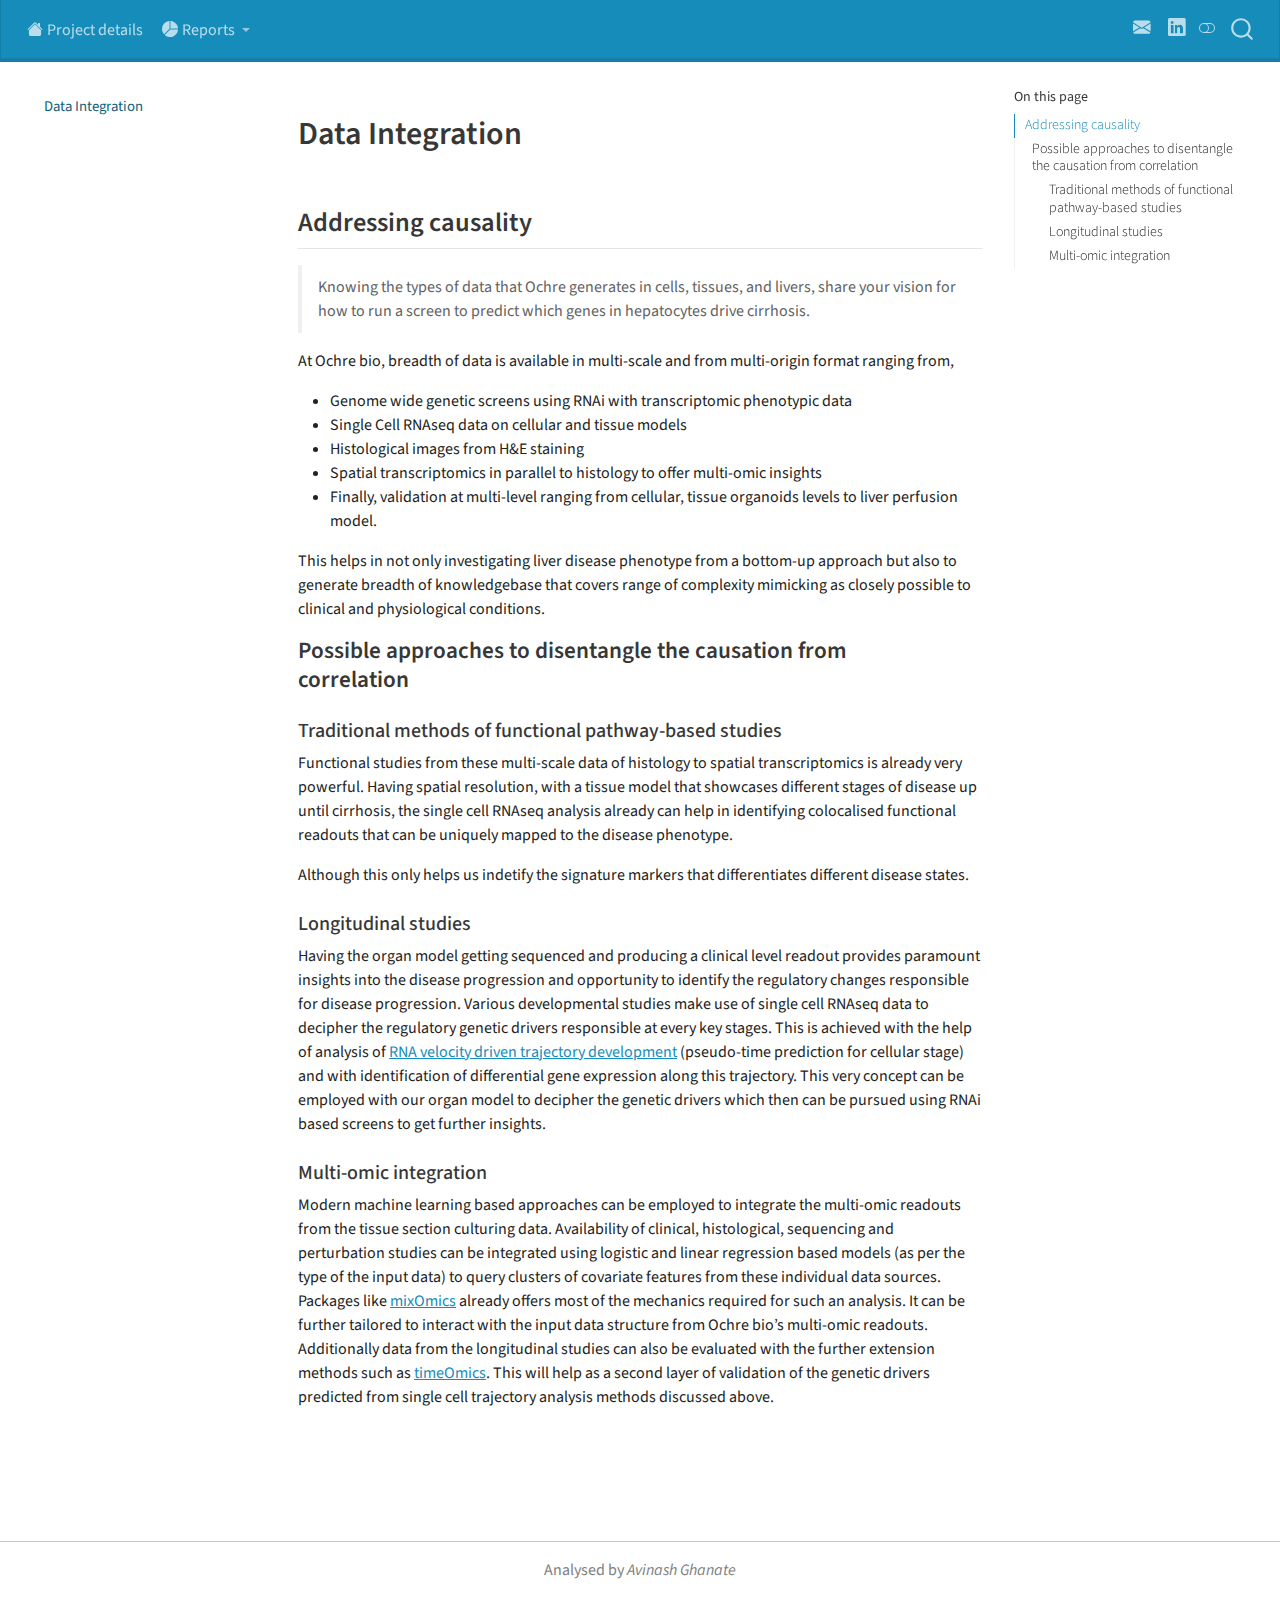
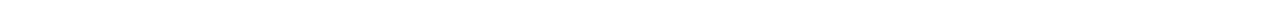
<file: comp_tasks/compulsoryTask2/index.html>
<!DOCTYPE html>
<html xmlns="http://www.w3.org/1999/xhtml" lang="en" xml:lang="en"><head>

<meta charset="utf-8">
<meta name="generator" content="quarto-1.3.433">

<meta name="viewport" content="width=device-width, initial-scale=1.0, user-scalable=yes">


<title>Data Integration</title>
<style>
code{white-space: pre-wrap;}
span.smallcaps{font-variant: small-caps;}
div.columns{display: flex; gap: min(4vw, 1.5em);}
div.column{flex: auto; overflow-x: auto;}
div.hanging-indent{margin-left: 1.5em; text-indent: -1.5em;}
ul.task-list{list-style: none;}
ul.task-list li input[type="checkbox"] {
  width: 0.8em;
  margin: 0 0.8em 0.2em -1em; /* quarto-specific, see https://github.com/quarto-dev/quarto-cli/issues/4556 */ 
  vertical-align: middle;
}
</style>


<script src="../site_libs/quarto-nav/quarto-nav.js"></script>
<script src="../site_libs/quarto-nav/headroom.min.js"></script>
<script src="../site_libs/clipboard/clipboard.min.js"></script>
<script src="../site_libs/quarto-search/autocomplete.umd.js"></script>
<script src="../site_libs/quarto-search/fuse.min.js"></script>
<script src="../site_libs/quarto-search/quarto-search.js"></script>
<meta name="quarto:offset" content="../">
<script src="../site_libs/quarto-html/quarto.js"></script>
<script src="../site_libs/quarto-html/popper.min.js"></script>
<script src="../site_libs/quarto-html/tippy.umd.min.js"></script>
<script src="../site_libs/quarto-html/anchor.min.js"></script>
<link href="../site_libs/quarto-html/tippy.css" rel="stylesheet">
<link href="../site_libs/quarto-html/quarto-syntax-highlighting.css" rel="stylesheet" class="quarto-color-scheme" id="quarto-text-highlighting-styles">
<link href="../site_libs/quarto-html/quarto-syntax-highlighting-dark.css" rel="prefetch" class="quarto-color-scheme quarto-color-alternate" id="quarto-text-highlighting-styles">
<script src="../site_libs/bootstrap/bootstrap.min.js"></script>
<link href="../site_libs/bootstrap/bootstrap-icons.css" rel="stylesheet">
<link href="../site_libs/bootstrap/bootstrap.min.css" rel="stylesheet" class="quarto-color-scheme" id="quarto-bootstrap" data-mode="light">
<link href="../site_libs/bootstrap/bootstrap-dark.min.css" rel="prefetch" class="quarto-color-scheme quarto-color-alternate" id="quarto-bootstrap" data-mode="dark">
<script id="quarto-search-options" type="application/json">{
  "location": "navbar",
  "copy-button": false,
  "collapse-after": 3,
  "panel-placement": "end",
  "type": "overlay",
  "limit": 20,
  "language": {
    "search-no-results-text": "No results",
    "search-matching-documents-text": "matching documents",
    "search-copy-link-title": "Copy link to search",
    "search-hide-matches-text": "Hide additional matches",
    "search-more-match-text": "more match in this document",
    "search-more-matches-text": "more matches in this document",
    "search-clear-button-title": "Clear",
    "search-detached-cancel-button-title": "Cancel",
    "search-submit-button-title": "Submit",
    "search-label": "Search"
  }
}</script>


<link rel="stylesheet" href="../html/simple.css">
</head>

<body class="nav-sidebar floating nav-fixed">

<div id="quarto-search-results"></div>
  <header id="quarto-header" class="headroom fixed-top">
    <nav class="navbar navbar-expand-lg navbar-dark ">
      <div class="navbar-container container-fluid">
            <div id="quarto-search" class="" title="Search"></div>
          <button class="navbar-toggler" type="button" data-bs-toggle="collapse" data-bs-target="#navbarCollapse" aria-controls="navbarCollapse" aria-expanded="false" aria-label="Toggle navigation" onclick="if (window.quartoToggleHeadroom) { window.quartoToggleHeadroom(); }">
  <span class="navbar-toggler-icon"></span>
</button>
          <div class="collapse navbar-collapse" id="navbarCollapse">
            <ul class="navbar-nav navbar-nav-scroll me-auto">
  <li class="nav-item">
    <a class="nav-link" href="../index.html" rel="" target=""><i class="bi bi-house-fill" role="img">
</i> 
 <span class="menu-text">Project details</span></a>
  </li>  
  <li class="nav-item dropdown ">
    <a class="nav-link dropdown-toggle" href="#" id="nav-menu-reports" role="button" data-bs-toggle="dropdown" aria-expanded="false" rel="" target="">
      <i class="bi bi-pie-chart-fill" role="img">
</i> 
 <span class="menu-text">Reports</span>
    </a>
    <ul class="dropdown-menu" aria-labelledby="nav-menu-reports">    
        <li>
    <a class="dropdown-item" href="../compulsoryTask1/index.html" rel="" target="">
 <span class="dropdown-text">Task 1</span></a>
  </li>  
        <li>
    <a class="dropdown-item" href="../compulsoryTask2/index.html" rel="" target="">
 <span class="dropdown-text">Task 2</span></a>
  </li>  
    </ul>
  </li>
</ul>
            <ul class="navbar-nav navbar-nav-scroll ms-auto">
  <li class="nav-item compact">
    <a class="nav-link" href="mailto:avinash.ghanate@crick.ac.uk" rel="" target=""><i class="bi bi-envelope-fill" role="img">
</i> 
 <span class="menu-text"></span></a>
  </li>  
  <li class="nav-item compact">
    <a class="nav-link" href="https://www.linkedin.com/in/avinash-ghanate-42a090a/" rel="" target=""><i class="bi bi-linkedin" role="img">
</i> 
 <span class="menu-text"></span></a>
  </li>  
</ul>
            <div class="quarto-navbar-tools">
  <a href="" class="quarto-color-scheme-toggle quarto-navigation-tool  px-1" onclick="window.quartoToggleColorScheme(); return false;" title="Toggle dark mode"><i class="bi"></i></a>
</div>
          </div> <!-- /navcollapse -->
      </div> <!-- /container-fluid -->
    </nav>
  <nav class="quarto-secondary-nav">
    <div class="container-fluid d-flex">
      <button type="button" class="quarto-btn-toggle btn" data-bs-toggle="collapse" data-bs-target="#quarto-sidebar,#quarto-sidebar-glass" aria-controls="quarto-sidebar" aria-expanded="false" aria-label="Toggle sidebar navigation" onclick="if (window.quartoToggleHeadroom) { window.quartoToggleHeadroom(); }">
        <i class="bi bi-layout-text-sidebar-reverse"></i>
      </button>
      <nav class="quarto-page-breadcrumbs" aria-label="breadcrumb"><ol class="breadcrumb"><li class="breadcrumb-item"><a href="../compulsoryTask2/index.html">Data Integration</a></li></ol></nav>
      <a class="flex-grow-1" role="button" data-bs-toggle="collapse" data-bs-target="#quarto-sidebar,#quarto-sidebar-glass" aria-controls="quarto-sidebar" aria-expanded="false" aria-label="Toggle sidebar navigation" onclick="if (window.quartoToggleHeadroom) { window.quartoToggleHeadroom(); }">      
      </a>
    </div>
  </nav>
</header>
<!-- content -->
<div id="quarto-content" class="quarto-container page-columns page-rows-contents page-layout-article page-navbar">
<!-- sidebar -->
  <nav id="quarto-sidebar" class="sidebar collapse collapse-horizontal sidebar-navigation floating overflow-auto">
    <div class="sidebar-menu-container"> 
    <ul class="list-unstyled mt-1">
        <li class="sidebar-item">
  <div class="sidebar-item-container"> 
  <a href="../compulsoryTask2/index.html" class="sidebar-item-text sidebar-link active">
 <span class="menu-text">Data Integration</span></a>
  </div>
</li>
        <li class="sidebar-item sidebar-item-section">
      <div class="sidebar-item-container"> 
            <a href="../compulsoryTask1/index.html" class="sidebar-item-text sidebar-link">
 <span class="menu-text">Perturbation Atlases analysis</span></a>
          <a class="sidebar-item-toggle text-start" data-bs-toggle="collapse" data-bs-target="#quarto-sidebar-section-1" aria-expanded="true" aria-label="Toggle section">
            <i class="bi bi-chevron-right ms-2"></i>
          </a> 
      </div>
      <ul id="quarto-sidebar-section-1" class="collapse list-unstyled sidebar-section depth1 show">  
          <li class="sidebar-item">
  <div class="sidebar-item-container"> 
  <a href="../compulsoryTask1/QC_data/index.html" class="sidebar-item-text sidebar-link">
 <span class="menu-text">QC for metadata</span></a>
  </div>
</li>
          <li class="sidebar-item">
  <div class="sidebar-item-container"> 
  <a href="../compulsoryTask1/QC_counts/index.html" class="sidebar-item-text sidebar-link">
 <span class="menu-text">QC of counts data</span></a>
  </div>
</li>
          <li class="sidebar-item">
  <div class="sidebar-item-container"> 
  <a href="../compulsoryTask1/Summary/index.html" class="sidebar-item-text sidebar-link">
 <span class="menu-text">Summary</span></a>
  </div>
</li>
      </ul>
  </li>
    </ul>
    </div>
</nav>
<div id="quarto-sidebar-glass" data-bs-toggle="collapse" data-bs-target="#quarto-sidebar,#quarto-sidebar-glass"></div>
<!-- margin-sidebar -->
    <div id="quarto-margin-sidebar" class="sidebar margin-sidebar">
        <nav id="TOC" role="doc-toc" class="toc-active" data-toc-expanded="3">
    <h2 id="toc-title">On this page</h2>
   
  <ul>
  <li><a href="#addressing-causality" id="toc-addressing-causality" class="nav-link active" data-scroll-target="#addressing-causality">Addressing causality</a>
  <ul>
  <li><a href="#possible-approaches-to-disentangle-the-causation-from-correlation" id="toc-possible-approaches-to-disentangle-the-causation-from-correlation" class="nav-link" data-scroll-target="#possible-approaches-to-disentangle-the-causation-from-correlation">Possible approaches to disentangle the causation from correlation</a>
  <ul class="collapse">
  <li><a href="#traditional-methods-of-functional-pathway-based-studies" id="toc-traditional-methods-of-functional-pathway-based-studies" class="nav-link" data-scroll-target="#traditional-methods-of-functional-pathway-based-studies">Traditional methods of functional pathway-based studies</a></li>
  <li><a href="#longitudinal-studies" id="toc-longitudinal-studies" class="nav-link" data-scroll-target="#longitudinal-studies">Longitudinal studies</a></li>
  <li><a href="#multi-omic-integration" id="toc-multi-omic-integration" class="nav-link" data-scroll-target="#multi-omic-integration">Multi-omic integration</a></li>
  </ul></li>
  </ul></li>
  </ul>
</nav>
    </div>
<!-- main -->
<main class="content" id="quarto-document-content">
<div align="right">

</div>
&nbsp;



<header id="title-block-header" class="quarto-title-block default">
<div class="quarto-title">
<h1 class="title">Data Integration</h1>
</div>



<div class="quarto-title-meta">

    
  
    
  </div>
  

</header>

<section id="addressing-causality" class="level2">
<h2 class="anchored" data-anchor-id="addressing-causality">Addressing causality</h2>
<blockquote class="blockquote">
<p>Knowing the types of data that Ochre generates in cells, tissues, and livers, share your vision for how to run a screen to predict which genes in hepatocytes drive cirrhosis.</p>
</blockquote>
<p>At Ochre bio, breadth of data is available in multi-scale and from multi-origin format ranging from,</p>
<ul>
<li>Genome wide genetic screens using RNAi with transcriptomic phenotypic data</li>
<li>Single Cell RNAseq data on cellular and tissue models</li>
<li>Histological images from H&amp;E staining</li>
<li>Spatial transcriptomics in parallel to histology to offer multi-omic insights</li>
<li>Finally, validation at multi-level ranging from cellular, tissue organoids levels to liver perfusion model.</li>
</ul>
<p>This helps in not only investigating liver disease phenotype from a bottom-up approach but also to generate breadth of knowledgebase that covers range of complexity mimicking as closely possible to clinical and physiological conditions.</p>
<section id="possible-approaches-to-disentangle-the-causation-from-correlation" class="level3">
<h3 class="anchored" data-anchor-id="possible-approaches-to-disentangle-the-causation-from-correlation">Possible approaches to disentangle the causation from correlation</h3>
<section id="traditional-methods-of-functional-pathway-based-studies" class="level4">
<h4 class="anchored" data-anchor-id="traditional-methods-of-functional-pathway-based-studies">Traditional methods of functional pathway-based studies</h4>
<p>Functional studies from these multi-scale data of histology to spatial transcriptomics is already very powerful. Having spatial resolution, with a tissue model that showcases different stages of disease up until cirrhosis, the single cell RNAseq analysis already can help in identifying colocalised functional readouts that can be uniquely mapped to the disease phenotype.</p>
<p>Although this only helps us indetify the signature markers that differentiates different disease states.</p>
</section>
<section id="longitudinal-studies" class="level4">
<h4 class="anchored" data-anchor-id="longitudinal-studies">Longitudinal studies</h4>
<p>Having the organ model getting sequenced and producing a clinical level readout provides paramount insights into the disease progression and opportunity to identify the regulatory changes responsible for disease progression. Various developmental studies make use of single cell RNAseq data to decipher the regulatory genetic drivers responsible at every key stages. This is achieved with the help of analysis of <a href="https://scvelo.readthedocs.io/en/stable/">RNA velocity driven trajectory development</a> (pseudo-time prediction for cellular stage) and with identification of differential gene expression along this trajectory. This very concept can be employed with our organ model to decipher the genetic drivers which then can be pursued using RNAi based screens to get further insights.</p>
</section>
<section id="multi-omic-integration" class="level4">
<h4 class="anchored" data-anchor-id="multi-omic-integration">Multi-omic integration</h4>
<p>Modern machine learning based approaches can be employed to integrate the multi-omic readouts from the tissue section culturing data. Availability of clinical, histological, sequencing and perturbation studies can be integrated using logistic and linear regression based models (as per the type of the input data) to query clusters of covariate features from these individual data sources. Packages like <a href="https://mixomics.org">mixOmics</a> already offers most of the mechanics required for such an analysis. It can be further tailored to interact with the input data structure from Ochre bio’s multi-omic readouts. Additionally data from the longitudinal studies can also be evaluated with the further extension methods such as <a href="https://www.bioconductor.org/packages/release/bioc/vignettes/timeOmics/inst/doc/vignette.html">timeOmics</a>. This will help as a second layer of validation of the genetic drivers predicted from single cell trajectory analysis methods discussed above.</p>


</section>
</section>
</section>

</main> <!-- /main -->
<script id="quarto-html-after-body" type="application/javascript">
window.document.addEventListener("DOMContentLoaded", function (event) {
  const toggleBodyColorMode = (bsSheetEl) => {
    const mode = bsSheetEl.getAttribute("data-mode");
    const bodyEl = window.document.querySelector("body");
    if (mode === "dark") {
      bodyEl.classList.add("quarto-dark");
      bodyEl.classList.remove("quarto-light");
    } else {
      bodyEl.classList.add("quarto-light");
      bodyEl.classList.remove("quarto-dark");
    }
  }
  const toggleBodyColorPrimary = () => {
    const bsSheetEl = window.document.querySelector("link#quarto-bootstrap");
    if (bsSheetEl) {
      toggleBodyColorMode(bsSheetEl);
    }
  }
  toggleBodyColorPrimary();  
  const disableStylesheet = (stylesheets) => {
    for (let i=0; i < stylesheets.length; i++) {
      const stylesheet = stylesheets[i];
      stylesheet.rel = 'prefetch';
    }
  }
  const enableStylesheet = (stylesheets) => {
    for (let i=0; i < stylesheets.length; i++) {
      const stylesheet = stylesheets[i];
      stylesheet.rel = 'stylesheet';
    }
  }
  const manageTransitions = (selector, allowTransitions) => {
    const els = window.document.querySelectorAll(selector);
    for (let i=0; i < els.length; i++) {
      const el = els[i];
      if (allowTransitions) {
        el.classList.remove('notransition');
      } else {
        el.classList.add('notransition');
      }
    }
  }
  const toggleColorMode = (alternate) => {
    // Switch the stylesheets
    const alternateStylesheets = window.document.querySelectorAll('link.quarto-color-scheme.quarto-color-alternate');
    manageTransitions('#quarto-margin-sidebar .nav-link', false);
    if (alternate) {
      enableStylesheet(alternateStylesheets);
      for (const sheetNode of alternateStylesheets) {
        if (sheetNode.id === "quarto-bootstrap") {
          toggleBodyColorMode(sheetNode);
        }
      }
    } else {
      disableStylesheet(alternateStylesheets);
      toggleBodyColorPrimary();
    }
    manageTransitions('#quarto-margin-sidebar .nav-link', true);
    // Switch the toggles
    const toggles = window.document.querySelectorAll('.quarto-color-scheme-toggle');
    for (let i=0; i < toggles.length; i++) {
      const toggle = toggles[i];
      if (toggle) {
        if (alternate) {
          toggle.classList.add("alternate");     
        } else {
          toggle.classList.remove("alternate");
        }
      }
    }
    // Hack to workaround the fact that safari doesn't
    // properly recolor the scrollbar when toggling (#1455)
    if (navigator.userAgent.indexOf('Safari') > 0 && navigator.userAgent.indexOf('Chrome') == -1) {
      manageTransitions("body", false);
      window.scrollTo(0, 1);
      setTimeout(() => {
        window.scrollTo(0, 0);
        manageTransitions("body", true);
      }, 40);  
    }
  }
  const isFileUrl = () => { 
    return window.location.protocol === 'file:';
  }
  const hasAlternateSentinel = () => {  
    let styleSentinel = getColorSchemeSentinel();
    if (styleSentinel !== null) {
      return styleSentinel === "alternate";
    } else {
      return false;
    }
  }
  const setStyleSentinel = (alternate) => {
    const value = alternate ? "alternate" : "default";
    if (!isFileUrl()) {
      window.localStorage.setItem("quarto-color-scheme", value);
    } else {
      localAlternateSentinel = value;
    }
  }
  const getColorSchemeSentinel = () => {
    if (!isFileUrl()) {
      const storageValue = window.localStorage.getItem("quarto-color-scheme");
      return storageValue != null ? storageValue : localAlternateSentinel;
    } else {
      return localAlternateSentinel;
    }
  }
  let localAlternateSentinel = 'default';
  // Dark / light mode switch
  window.quartoToggleColorScheme = () => {
    // Read the current dark / light value 
    let toAlternate = !hasAlternateSentinel();
    toggleColorMode(toAlternate);
    setStyleSentinel(toAlternate);
  };
  // Ensure there is a toggle, if there isn't float one in the top right
  if (window.document.querySelector('.quarto-color-scheme-toggle') === null) {
    const a = window.document.createElement('a');
    a.classList.add('top-right');
    a.classList.add('quarto-color-scheme-toggle');
    a.href = "";
    a.onclick = function() { try { window.quartoToggleColorScheme(); } catch {} return false; };
    const i = window.document.createElement("i");
    i.classList.add('bi');
    a.appendChild(i);
    window.document.body.appendChild(a);
  }
  // Switch to dark mode if need be
  if (hasAlternateSentinel()) {
    toggleColorMode(true);
  } else {
    toggleColorMode(false);
  }
  const icon = "";
  const anchorJS = new window.AnchorJS();
  anchorJS.options = {
    placement: 'right',
    icon: icon
  };
  anchorJS.add('.anchored');
  const isCodeAnnotation = (el) => {
    for (const clz of el.classList) {
      if (clz.startsWith('code-annotation-')) {                     
        return true;
      }
    }
    return false;
  }
  const clipboard = new window.ClipboardJS('.code-copy-button', {
    text: function(trigger) {
      const codeEl = trigger.previousElementSibling.cloneNode(true);
      for (const childEl of codeEl.children) {
        if (isCodeAnnotation(childEl)) {
          childEl.remove();
        }
      }
      return codeEl.innerText;
    }
  });
  clipboard.on('success', function(e) {
    // button target
    const button = e.trigger;
    // don't keep focus
    button.blur();
    // flash "checked"
    button.classList.add('code-copy-button-checked');
    var currentTitle = button.getAttribute("title");
    button.setAttribute("title", "Copied!");
    let tooltip;
    if (window.bootstrap) {
      button.setAttribute("data-bs-toggle", "tooltip");
      button.setAttribute("data-bs-placement", "left");
      button.setAttribute("data-bs-title", "Copied!");
      tooltip = new bootstrap.Tooltip(button, 
        { trigger: "manual", 
          customClass: "code-copy-button-tooltip",
          offset: [0, -8]});
      tooltip.show();    
    }
    setTimeout(function() {
      if (tooltip) {
        tooltip.hide();
        button.removeAttribute("data-bs-title");
        button.removeAttribute("data-bs-toggle");
        button.removeAttribute("data-bs-placement");
      }
      button.setAttribute("title", currentTitle);
      button.classList.remove('code-copy-button-checked');
    }, 1000);
    // clear code selection
    e.clearSelection();
  });
  const viewSource = window.document.getElementById('quarto-view-source') ||
                     window.document.getElementById('quarto-code-tools-source');
  if (viewSource) {
    const sourceUrl = viewSource.getAttribute("data-quarto-source-url");
    viewSource.addEventListener("click", function(e) {
      if (sourceUrl) {
        // rstudio viewer pane
        if (/\bcapabilities=\b/.test(window.location)) {
          window.open(sourceUrl);
        } else {
          window.location.href = sourceUrl;
        }
      } else {
        const modal = new bootstrap.Modal(document.getElementById('quarto-embedded-source-code-modal'));
        modal.show();
      }
      return false;
    });
  }
  function toggleCodeHandler(show) {
    return function(e) {
      const detailsSrc = window.document.querySelectorAll(".cell > details > .sourceCode");
      for (let i=0; i<detailsSrc.length; i++) {
        const details = detailsSrc[i].parentElement;
        if (show) {
          details.open = true;
        } else {
          details.removeAttribute("open");
        }
      }
      const cellCodeDivs = window.document.querySelectorAll(".cell > .sourceCode");
      const fromCls = show ? "hidden" : "unhidden";
      const toCls = show ? "unhidden" : "hidden";
      for (let i=0; i<cellCodeDivs.length; i++) {
        const codeDiv = cellCodeDivs[i];
        if (codeDiv.classList.contains(fromCls)) {
          codeDiv.classList.remove(fromCls);
          codeDiv.classList.add(toCls);
        } 
      }
      return false;
    }
  }
  const hideAllCode = window.document.getElementById("quarto-hide-all-code");
  if (hideAllCode) {
    hideAllCode.addEventListener("click", toggleCodeHandler(false));
  }
  const showAllCode = window.document.getElementById("quarto-show-all-code");
  if (showAllCode) {
    showAllCode.addEventListener("click", toggleCodeHandler(true));
  }
  function tippyHover(el, contentFn) {
    const config = {
      allowHTML: true,
      content: contentFn,
      maxWidth: 500,
      delay: 100,
      arrow: false,
      appendTo: function(el) {
          return el.parentElement;
      },
      interactive: true,
      interactiveBorder: 10,
      theme: 'quarto',
      placement: 'bottom-start'
    };
    window.tippy(el, config); 
  }
  const noterefs = window.document.querySelectorAll('a[role="doc-noteref"]');
  for (var i=0; i<noterefs.length; i++) {
    const ref = noterefs[i];
    tippyHover(ref, function() {
      // use id or data attribute instead here
      let href = ref.getAttribute('data-footnote-href') || ref.getAttribute('href');
      try { href = new URL(href).hash; } catch {}
      const id = href.replace(/^#\/?/, "");
      const note = window.document.getElementById(id);
      return note.innerHTML;
    });
  }
      let selectedAnnoteEl;
      const selectorForAnnotation = ( cell, annotation) => {
        let cellAttr = 'data-code-cell="' + cell + '"';
        let lineAttr = 'data-code-annotation="' +  annotation + '"';
        const selector = 'span[' + cellAttr + '][' + lineAttr + ']';
        return selector;
      }
      const selectCodeLines = (annoteEl) => {
        const doc = window.document;
        const targetCell = annoteEl.getAttribute("data-target-cell");
        const targetAnnotation = annoteEl.getAttribute("data-target-annotation");
        const annoteSpan = window.document.querySelector(selectorForAnnotation(targetCell, targetAnnotation));
        const lines = annoteSpan.getAttribute("data-code-lines").split(",");
        const lineIds = lines.map((line) => {
          return targetCell + "-" + line;
        })
        let top = null;
        let height = null;
        let parent = null;
        if (lineIds.length > 0) {
            //compute the position of the single el (top and bottom and make a div)
            const el = window.document.getElementById(lineIds[0]);
            top = el.offsetTop;
            height = el.offsetHeight;
            parent = el.parentElement.parentElement;
          if (lineIds.length > 1) {
            const lastEl = window.document.getElementById(lineIds[lineIds.length - 1]);
            const bottom = lastEl.offsetTop + lastEl.offsetHeight;
            height = bottom - top;
          }
          if (top !== null && height !== null && parent !== null) {
            // cook up a div (if necessary) and position it 
            let div = window.document.getElementById("code-annotation-line-highlight");
            if (div === null) {
              div = window.document.createElement("div");
              div.setAttribute("id", "code-annotation-line-highlight");
              div.style.position = 'absolute';
              parent.appendChild(div);
            }
            div.style.top = top - 2 + "px";
            div.style.height = height + 4 + "px";
            let gutterDiv = window.document.getElementById("code-annotation-line-highlight-gutter");
            if (gutterDiv === null) {
              gutterDiv = window.document.createElement("div");
              gutterDiv.setAttribute("id", "code-annotation-line-highlight-gutter");
              gutterDiv.style.position = 'absolute';
              const codeCell = window.document.getElementById(targetCell);
              const gutter = codeCell.querySelector('.code-annotation-gutter');
              gutter.appendChild(gutterDiv);
            }
            gutterDiv.style.top = top - 2 + "px";
            gutterDiv.style.height = height + 4 + "px";
          }
          selectedAnnoteEl = annoteEl;
        }
      };
      const unselectCodeLines = () => {
        const elementsIds = ["code-annotation-line-highlight", "code-annotation-line-highlight-gutter"];
        elementsIds.forEach((elId) => {
          const div = window.document.getElementById(elId);
          if (div) {
            div.remove();
          }
        });
        selectedAnnoteEl = undefined;
      };
      // Attach click handler to the DT
      const annoteDls = window.document.querySelectorAll('dt[data-target-cell]');
      for (const annoteDlNode of annoteDls) {
        annoteDlNode.addEventListener('click', (event) => {
          const clickedEl = event.target;
          if (clickedEl !== selectedAnnoteEl) {
            unselectCodeLines();
            const activeEl = window.document.querySelector('dt[data-target-cell].code-annotation-active');
            if (activeEl) {
              activeEl.classList.remove('code-annotation-active');
            }
            selectCodeLines(clickedEl);
            clickedEl.classList.add('code-annotation-active');
          } else {
            // Unselect the line
            unselectCodeLines();
            clickedEl.classList.remove('code-annotation-active');
          }
        });
      }
  const findCites = (el) => {
    const parentEl = el.parentElement;
    if (parentEl) {
      const cites = parentEl.dataset.cites;
      if (cites) {
        return {
          el,
          cites: cites.split(' ')
        };
      } else {
        return findCites(el.parentElement)
      }
    } else {
      return undefined;
    }
  };
  var bibliorefs = window.document.querySelectorAll('a[role="doc-biblioref"]');
  for (var i=0; i<bibliorefs.length; i++) {
    const ref = bibliorefs[i];
    const citeInfo = findCites(ref);
    if (citeInfo) {
      tippyHover(citeInfo.el, function() {
        var popup = window.document.createElement('div');
        citeInfo.cites.forEach(function(cite) {
          var citeDiv = window.document.createElement('div');
          citeDiv.classList.add('hanging-indent');
          citeDiv.classList.add('csl-entry');
          var biblioDiv = window.document.getElementById('ref-' + cite);
          if (biblioDiv) {
            citeDiv.innerHTML = biblioDiv.innerHTML;
          }
          popup.appendChild(citeDiv);
        });
        return popup.innerHTML;
      });
    }
  }
    var localhostRegex = new RegExp(/^(?:http|https):\/\/localhost\:?[0-9]*\//);
      var filterRegex = new RegExp('/' + window.location.host + '/');
    var isInternal = (href) => {
        return filterRegex.test(href) || localhostRegex.test(href);
    }
    // Inspect non-navigation links and adorn them if external
 	var links = window.document.querySelectorAll('a[href]:not(.nav-link):not(.navbar-brand):not(.toc-action):not(.sidebar-link):not(.sidebar-item-toggle):not(.pagination-link):not(.no-external):not([aria-hidden]):not(.dropdown-item)');
    for (var i=0; i<links.length; i++) {
      const link = links[i];
      if (!isInternal(link.href)) {
          // target, if specified
          link.setAttribute("target", "_blank");
      }
    }
});
</script>
</div> <!-- /content -->
<script src="https://ajax.googleapis.com/ajax/libs/jquery/3.6.3/jquery.min.js"></script>
<script type="text/javascript">
// For hiding the sidebar non folder content. It keeps the top menu item along with sub menu entries and removes other
  var children = $(".sidebar-menu-container > .list-unstyled").children()
  var title = $("h1").text()
  var checkInAny = 0
  for (var child of children){
      var active_sidebar_entry = $(child).find(".sidebar-item-text > .menu-text:contains("+ title +")")
      if (active_sidebar_entry.length == 0){
          child.style.display = "none"
      } else {
        checkInAny++
      }
  }
  // If none of the child entries with matching title found, show all children
  if(checkInAny == 0){
    for (var child of children){
          child.style.display = ""
    }
  }
</script>
&nbsp;
<hr>
<p style="text-align: center;"><span style="color: #808080;">Analysed by <em> Avinash Ghanate</em></span></p>
&nbsp;



</body></html>
</file>
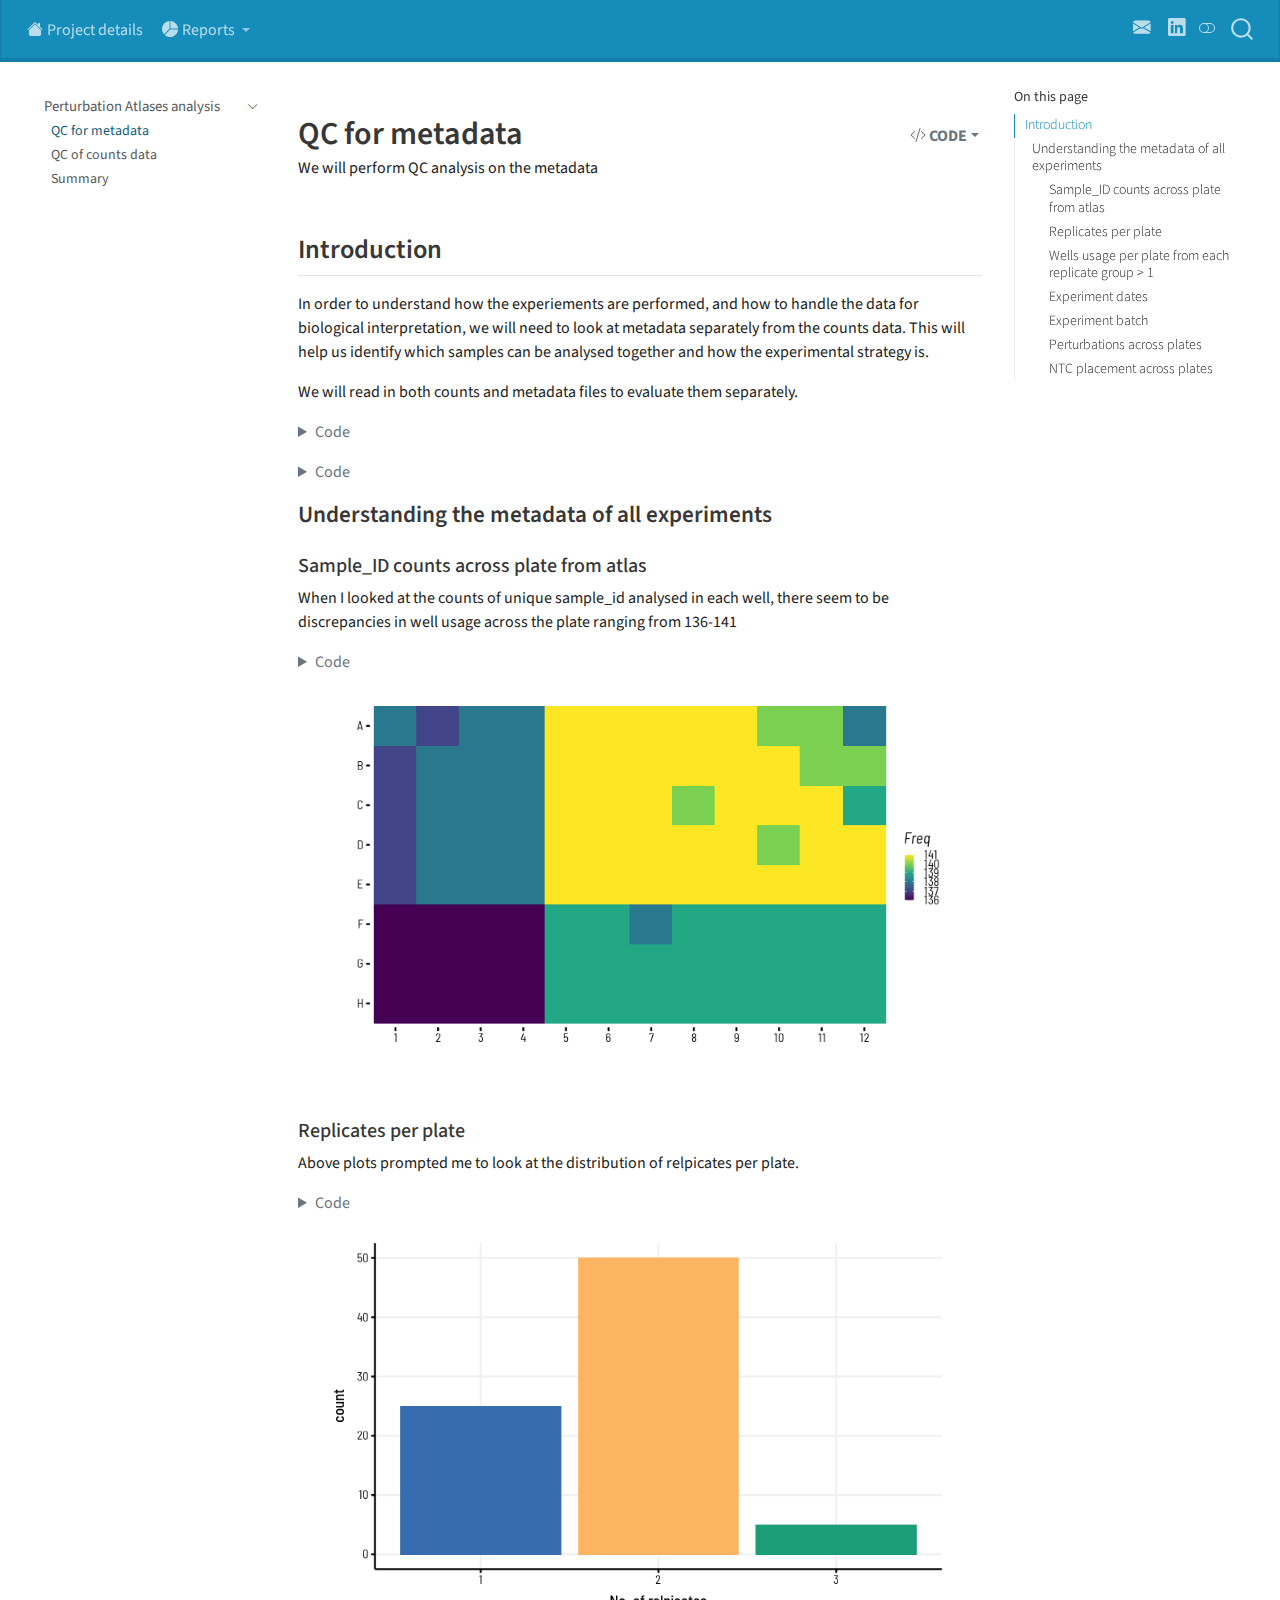
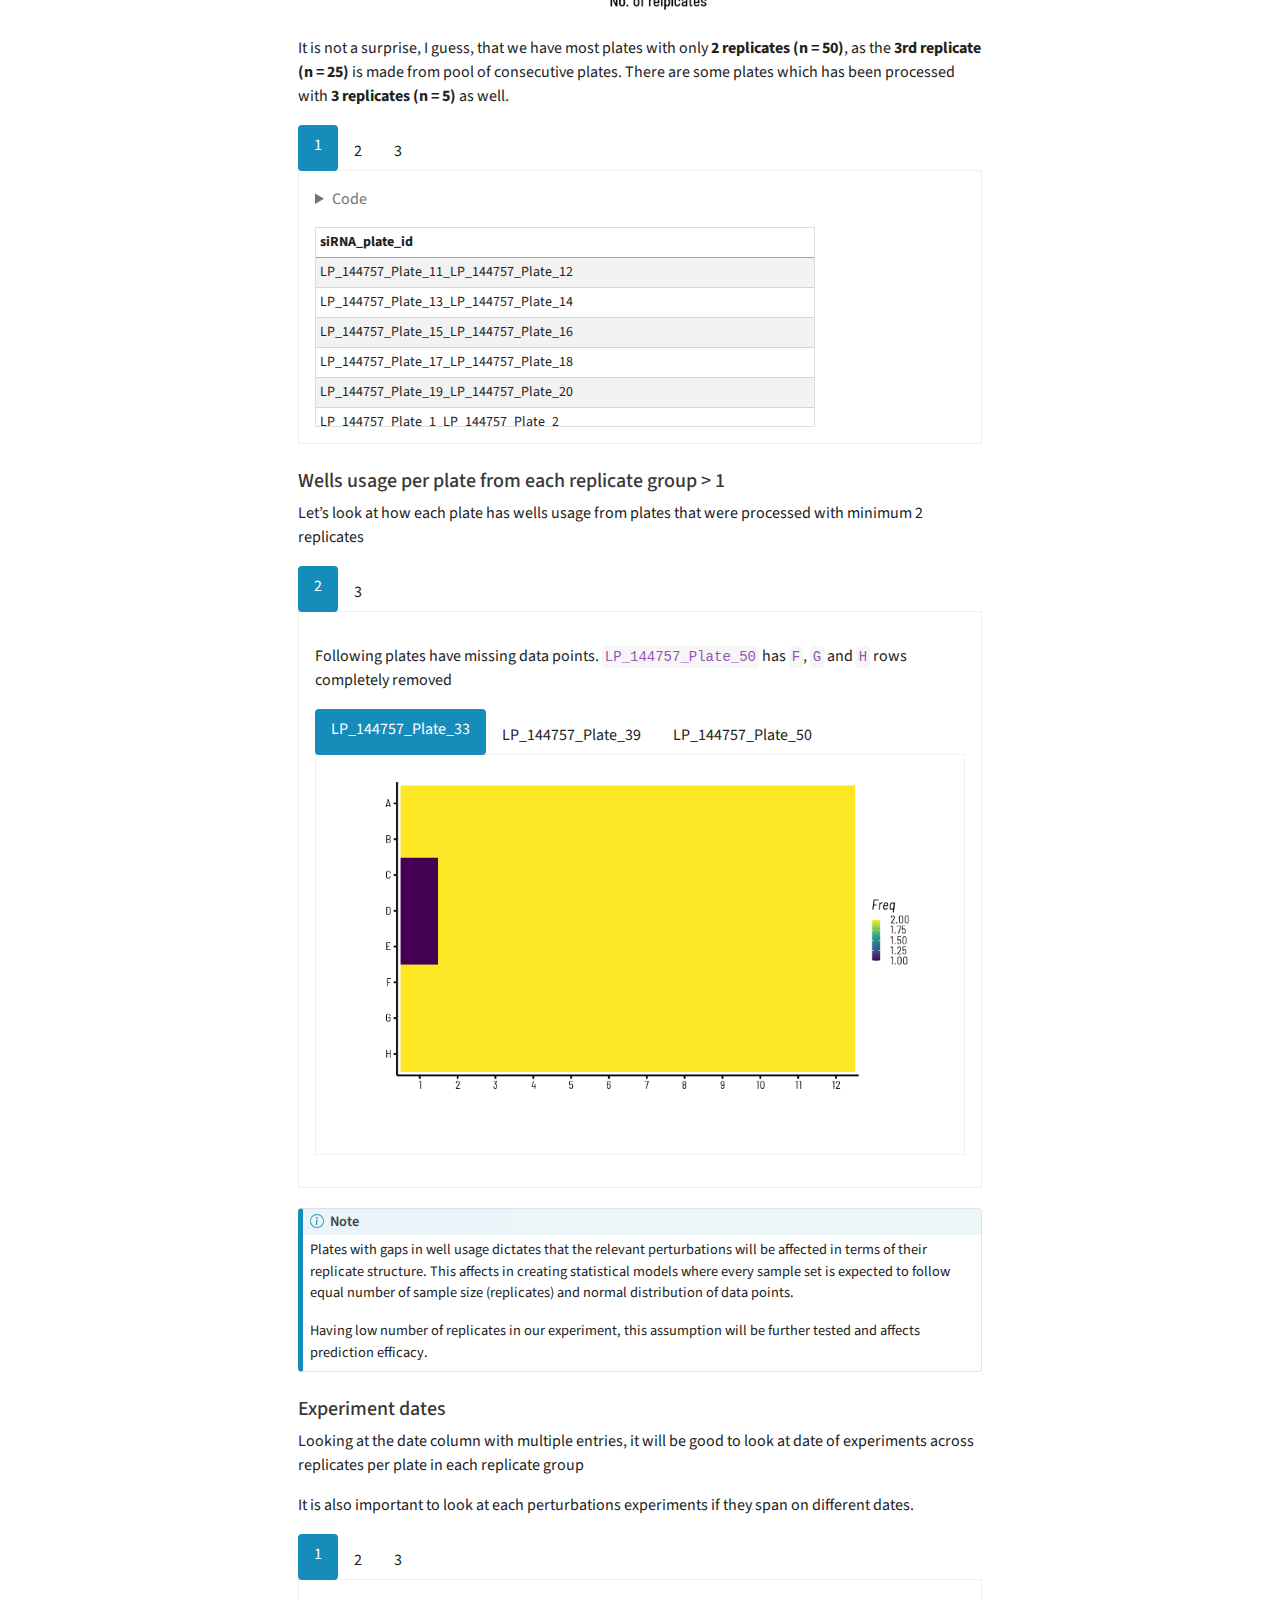
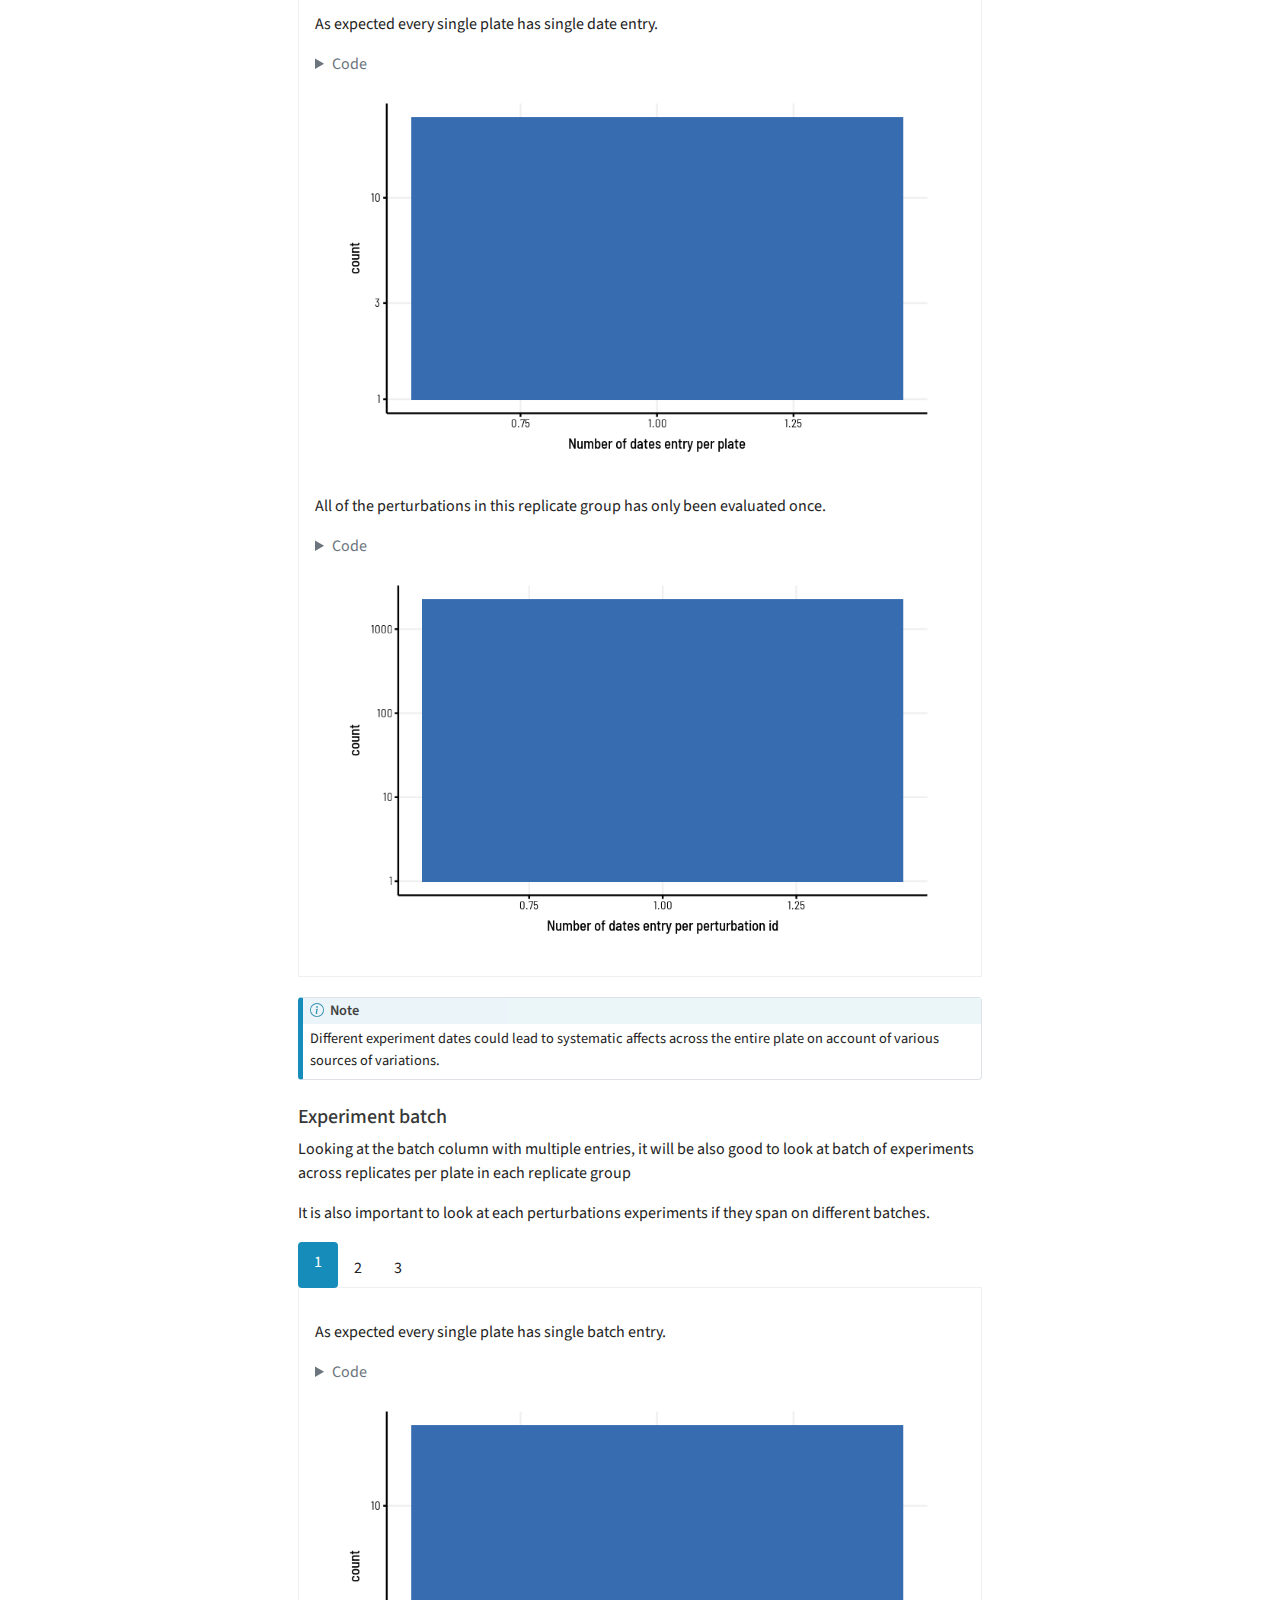
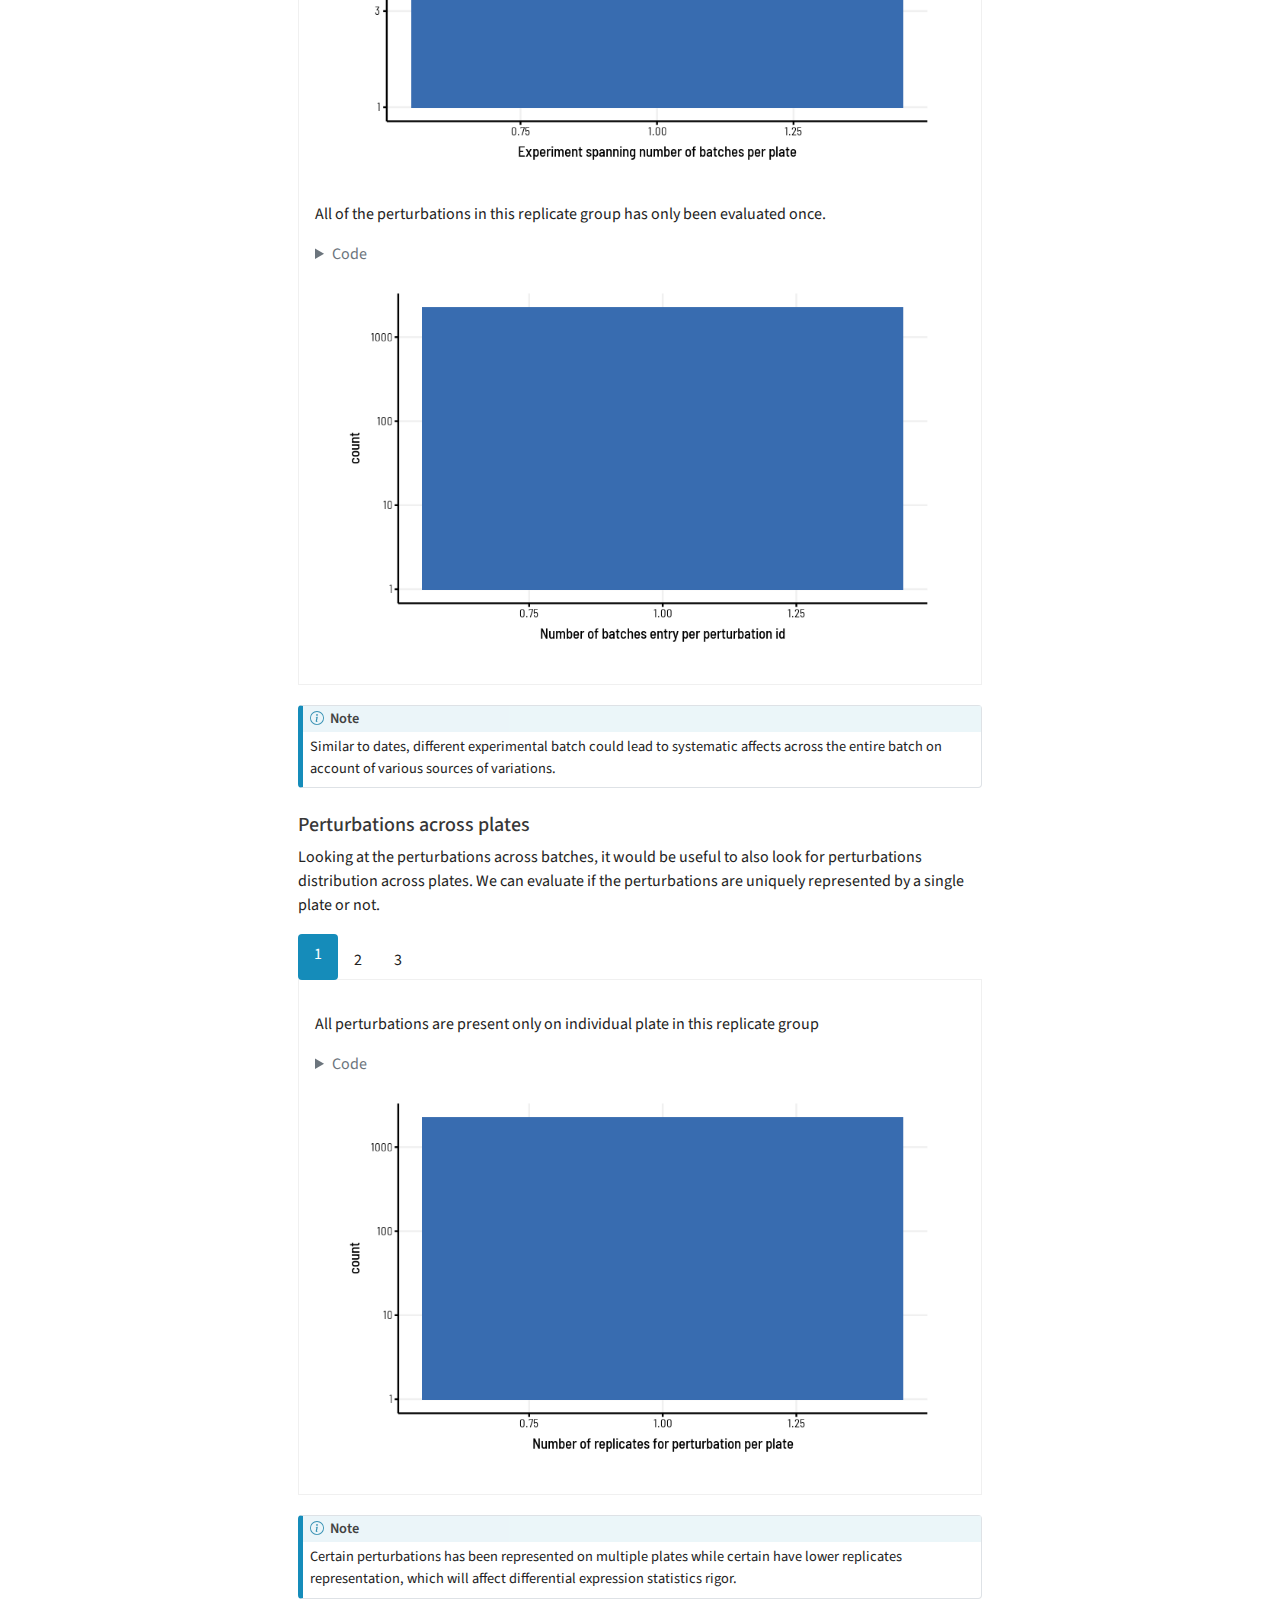
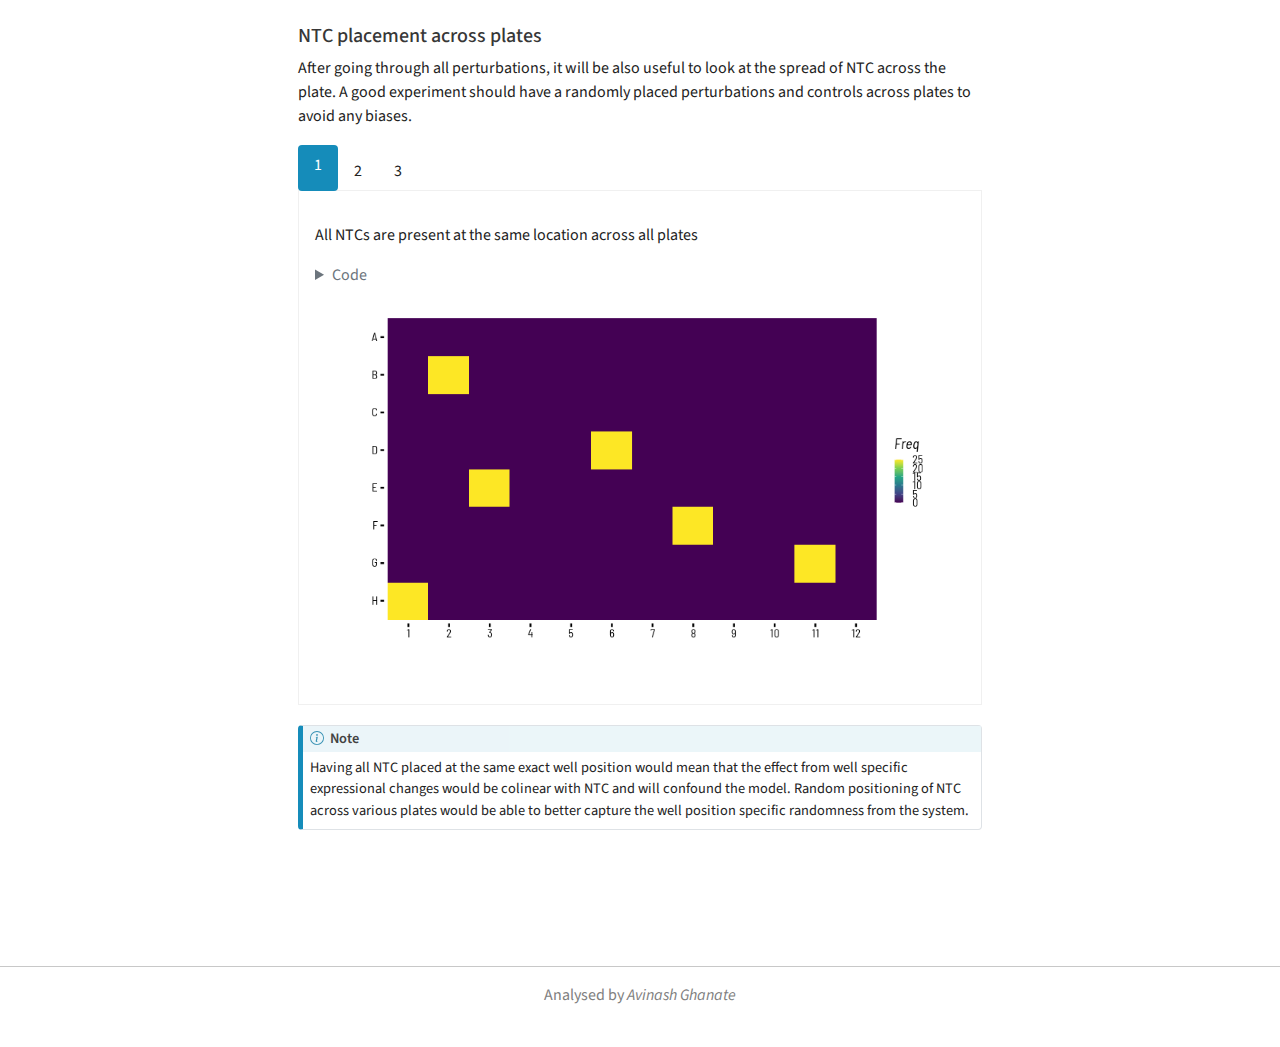
<file: comp_tasks/compulsoryTask1/QC_data/index.html>
<!DOCTYPE html>
<html xmlns="http://www.w3.org/1999/xhtml" lang="en" xml:lang="en"><head>

<meta charset="utf-8">
<meta name="generator" content="quarto-1.3.433">

<meta name="viewport" content="width=device-width, initial-scale=1.0, user-scalable=yes">

<meta name="description" content="We will perform QC analysis on the metadata">

<title>QC for metadata</title>
<style>
code{white-space: pre-wrap;}
span.smallcaps{font-variant: small-caps;}
div.columns{display: flex; gap: min(4vw, 1.5em);}
div.column{flex: auto; overflow-x: auto;}
div.hanging-indent{margin-left: 1.5em; text-indent: -1.5em;}
ul.task-list{list-style: none;}
ul.task-list li input[type="checkbox"] {
  width: 0.8em;
  margin: 0 0.8em 0.2em -1em; /* quarto-specific, see https://github.com/quarto-dev/quarto-cli/issues/4556 */ 
  vertical-align: middle;
}
/* CSS for syntax highlighting */
pre > code.sourceCode { white-space: pre; position: relative; }
pre > code.sourceCode > span { display: inline-block; line-height: 1.25; }
pre > code.sourceCode > span:empty { height: 1.2em; }
.sourceCode { overflow: visible; }
code.sourceCode > span { color: inherit; text-decoration: inherit; }
div.sourceCode { margin: 1em 0; }
pre.sourceCode { margin: 0; }
@media screen {
div.sourceCode { overflow: auto; }
}
@media print {
pre > code.sourceCode { white-space: pre-wrap; }
pre > code.sourceCode > span { text-indent: -5em; padding-left: 5em; }
}
pre.numberSource code
  { counter-reset: source-line 0; }
pre.numberSource code > span
  { position: relative; left: -4em; counter-increment: source-line; }
pre.numberSource code > span > a:first-child::before
  { content: counter(source-line);
    position: relative; left: -1em; text-align: right; vertical-align: baseline;
    border: none; display: inline-block;
    -webkit-touch-callout: none; -webkit-user-select: none;
    -khtml-user-select: none; -moz-user-select: none;
    -ms-user-select: none; user-select: none;
    padding: 0 4px; width: 4em;
  }
pre.numberSource { margin-left: 3em;  padding-left: 4px; }
div.sourceCode
  {   }
@media screen {
pre > code.sourceCode > span > a:first-child::before { text-decoration: underline; }
}
</style>


<script src="../../site_libs/quarto-nav/quarto-nav.js"></script>
<script src="../../site_libs/quarto-nav/headroom.min.js"></script>
<script src="../../site_libs/clipboard/clipboard.min.js"></script>
<script src="../../site_libs/quarto-search/autocomplete.umd.js"></script>
<script src="../../site_libs/quarto-search/fuse.min.js"></script>
<script src="../../site_libs/quarto-search/quarto-search.js"></script>
<meta name="quarto:offset" content="../../">
<script src="../../site_libs/quarto-html/quarto.js"></script>
<script src="../../site_libs/quarto-html/popper.min.js"></script>
<script src="../../site_libs/quarto-html/tippy.umd.min.js"></script>
<script src="../../site_libs/quarto-html/anchor.min.js"></script>
<link href="../../site_libs/quarto-html/tippy.css" rel="stylesheet">
<link href="../../site_libs/quarto-html/quarto-syntax-highlighting.css" rel="stylesheet" class="quarto-color-scheme" id="quarto-text-highlighting-styles">
<link href="../../site_libs/quarto-html/quarto-syntax-highlighting-dark.css" rel="prefetch" class="quarto-color-scheme quarto-color-alternate" id="quarto-text-highlighting-styles">
<script src="../../site_libs/bootstrap/bootstrap.min.js"></script>
<link href="../../site_libs/bootstrap/bootstrap-icons.css" rel="stylesheet">
<link href="../../site_libs/bootstrap/bootstrap.min.css" rel="stylesheet" class="quarto-color-scheme" id="quarto-bootstrap" data-mode="light">
<link href="../../site_libs/bootstrap/bootstrap-dark.min.css" rel="prefetch" class="quarto-color-scheme quarto-color-alternate" id="quarto-bootstrap" data-mode="dark">
<script id="quarto-search-options" type="application/json">{
  "location": "navbar",
  "copy-button": false,
  "collapse-after": 3,
  "panel-placement": "end",
  "type": "overlay",
  "limit": 20,
  "language": {
    "search-no-results-text": "No results",
    "search-matching-documents-text": "matching documents",
    "search-copy-link-title": "Copy link to search",
    "search-hide-matches-text": "Hide additional matches",
    "search-more-match-text": "more match in this document",
    "search-more-matches-text": "more matches in this document",
    "search-clear-button-title": "Clear",
    "search-detached-cancel-button-title": "Cancel",
    "search-submit-button-title": "Submit",
    "search-label": "Search"
  }
}</script>

<script src="../../site_libs/htmlwidgets-1.6.4/htmlwidgets.js"></script>
<link href="../../site_libs/datatables-css-0.0.0/datatables-crosstalk.css" rel="stylesheet">
<script src="../../site_libs/datatables-binding-0.33/datatables.js"></script>
<script src="../../site_libs/jquery-3.6.0/jquery-3.6.0.min.js"></script>
<link href="../../site_libs/dt-core-1.13.6/css/jquery.dataTables.min.css" rel="stylesheet">
<link href="../../site_libs/dt-core-1.13.6/css/jquery.dataTables.extra.css" rel="stylesheet">
<script src="../../site_libs/dt-core-1.13.6/js/jquery.dataTables.min.js"></script>
<link href="../../site_libs/dt-ext-buttons-1.13.6/css/buttons.dataTables.min.css" rel="stylesheet">
<script src="../../site_libs/dt-ext-buttons-1.13.6/js/dataTables.buttons.min.js"></script>
<script src="../../site_libs/dt-ext-buttons-1.13.6/js/buttons.html5.min.js"></script>
<script src="../../site_libs/dt-ext-buttons-1.13.6/js/buttons.colVis.min.js"></script>
<script src="../../site_libs/dt-ext-buttons-1.13.6/js/buttons.print.min.js"></script>
<link href="../../site_libs/crosstalk-1.2.1/css/crosstalk.min.css" rel="stylesheet">
<script src="../../site_libs/crosstalk-1.2.1/js/crosstalk.min.js"></script>
<script src="../../site_libs/kePrint-0.0.1/kePrint.js"></script>
<link href="../../site_libs/lightable-0.0.1/lightable.css" rel="stylesheet">


<link rel="stylesheet" href="../../html/simple.css">
</head>

<body class="nav-sidebar floating nav-fixed">

<div id="quarto-search-results"></div>
  <header id="quarto-header" class="headroom fixed-top">
    <nav class="navbar navbar-expand-lg navbar-dark ">
      <div class="navbar-container container-fluid">
            <div id="quarto-search" class="" title="Search"></div>
          <button class="navbar-toggler" type="button" data-bs-toggle="collapse" data-bs-target="#navbarCollapse" aria-controls="navbarCollapse" aria-expanded="false" aria-label="Toggle navigation" onclick="if (window.quartoToggleHeadroom) { window.quartoToggleHeadroom(); }">
  <span class="navbar-toggler-icon"></span>
</button>
          <div class="collapse navbar-collapse" id="navbarCollapse">
            <ul class="navbar-nav navbar-nav-scroll me-auto">
  <li class="nav-item">
    <a class="nav-link" href="../../index.html" rel="" target=""><i class="bi bi-house-fill" role="img">
</i> 
 <span class="menu-text">Project details</span></a>
  </li>  
  <li class="nav-item dropdown ">
    <a class="nav-link dropdown-toggle" href="#" id="nav-menu-reports" role="button" data-bs-toggle="dropdown" aria-expanded="false" rel="" target="">
      <i class="bi bi-pie-chart-fill" role="img">
</i> 
 <span class="menu-text">Reports</span>
    </a>
    <ul class="dropdown-menu" aria-labelledby="nav-menu-reports">    
        <li>
    <a class="dropdown-item" href="../../compulsoryTask1/index.html" rel="" target="">
 <span class="dropdown-text">Task 1</span></a>
  </li>  
        <li>
    <a class="dropdown-item" href="../../compulsoryTask2/index.html" rel="" target="">
 <span class="dropdown-text">Task 2</span></a>
  </li>  
    </ul>
  </li>
</ul>
            <ul class="navbar-nav navbar-nav-scroll ms-auto">
  <li class="nav-item compact">
    <a class="nav-link" href="mailto:avinash.ghanate@crick.ac.uk" rel="" target=""><i class="bi bi-envelope-fill" role="img">
</i> 
 <span class="menu-text"></span></a>
  </li>  
  <li class="nav-item compact">
    <a class="nav-link" href="https://www.linkedin.com/in/avinash-ghanate-42a090a/" rel="" target=""><i class="bi bi-linkedin" role="img">
</i> 
 <span class="menu-text"></span></a>
  </li>  
</ul>
            <div class="quarto-navbar-tools">
  <a href="" class="quarto-color-scheme-toggle quarto-navigation-tool  px-1" onclick="window.quartoToggleColorScheme(); return false;" title="Toggle dark mode"><i class="bi"></i></a>
</div>
          </div> <!-- /navcollapse -->
      </div> <!-- /container-fluid -->
    </nav>
  <nav class="quarto-secondary-nav">
    <div class="container-fluid d-flex">
      <button type="button" class="quarto-btn-toggle btn" data-bs-toggle="collapse" data-bs-target="#quarto-sidebar,#quarto-sidebar-glass" aria-controls="quarto-sidebar" aria-expanded="false" aria-label="Toggle sidebar navigation" onclick="if (window.quartoToggleHeadroom) { window.quartoToggleHeadroom(); }">
        <i class="bi bi-layout-text-sidebar-reverse"></i>
      </button>
      <nav class="quarto-page-breadcrumbs" aria-label="breadcrumb"><ol class="breadcrumb"><li class="breadcrumb-item"><a href="../../compulsoryTask1/index.html">Perturbation Atlases analysis</a></li><li class="breadcrumb-item"><a href="../../compulsoryTask1/QC_data/index.html">QC for metadata</a></li></ol></nav>
      <a class="flex-grow-1" role="button" data-bs-toggle="collapse" data-bs-target="#quarto-sidebar,#quarto-sidebar-glass" aria-controls="quarto-sidebar" aria-expanded="false" aria-label="Toggle sidebar navigation" onclick="if (window.quartoToggleHeadroom) { window.quartoToggleHeadroom(); }">      
      </a>
    </div>
  </nav>
</header>
<!-- content -->
<div id="quarto-content" class="quarto-container page-columns page-rows-contents page-layout-article page-navbar">
<!-- sidebar -->
  <nav id="quarto-sidebar" class="sidebar collapse collapse-horizontal sidebar-navigation floating overflow-auto">
    <div class="sidebar-menu-container"> 
    <ul class="list-unstyled mt-1">
        <li class="sidebar-item">
  <div class="sidebar-item-container"> 
  <a href="../../compulsoryTask2/index.html" class="sidebar-item-text sidebar-link">
 <span class="menu-text">Data Integration</span></a>
  </div>
</li>
        <li class="sidebar-item sidebar-item-section">
      <div class="sidebar-item-container"> 
            <a href="../../compulsoryTask1/index.html" class="sidebar-item-text sidebar-link">
 <span class="menu-text">Perturbation Atlases analysis</span></a>
          <a class="sidebar-item-toggle text-start" data-bs-toggle="collapse" data-bs-target="#quarto-sidebar-section-1" aria-expanded="true" aria-label="Toggle section">
            <i class="bi bi-chevron-right ms-2"></i>
          </a> 
      </div>
      <ul id="quarto-sidebar-section-1" class="collapse list-unstyled sidebar-section depth1 show">  
          <li class="sidebar-item">
  <div class="sidebar-item-container"> 
  <a href="../../compulsoryTask1/QC_data/index.html" class="sidebar-item-text sidebar-link active">
 <span class="menu-text">QC for metadata</span></a>
  </div>
</li>
          <li class="sidebar-item">
  <div class="sidebar-item-container"> 
  <a href="../../compulsoryTask1/QC_counts/index.html" class="sidebar-item-text sidebar-link">
 <span class="menu-text">QC of counts data</span></a>
  </div>
</li>
          <li class="sidebar-item">
  <div class="sidebar-item-container"> 
  <a href="../../compulsoryTask1/Summary/index.html" class="sidebar-item-text sidebar-link">
 <span class="menu-text">Summary</span></a>
  </div>
</li>
      </ul>
  </li>
    </ul>
    </div>
</nav>
<div id="quarto-sidebar-glass" data-bs-toggle="collapse" data-bs-target="#quarto-sidebar,#quarto-sidebar-glass"></div>
<!-- margin-sidebar -->
    <div id="quarto-margin-sidebar" class="sidebar margin-sidebar">
        <nav id="TOC" role="doc-toc" class="toc-active" data-toc-expanded="3">
    <h2 id="toc-title">On this page</h2>
   
  <ul>
  <li><a href="#introduction" id="toc-introduction" class="nav-link active" data-scroll-target="#introduction">Introduction</a>
  <ul>
  <li><a href="#understanding-the-metadata-of-all-experiments" id="toc-understanding-the-metadata-of-all-experiments" class="nav-link" data-scroll-target="#understanding-the-metadata-of-all-experiments">Understanding the metadata of all experiments</a>
  <ul class="collapse">
  <li><a href="#sample_id-counts-across-plate-from-atlas" id="toc-sample_id-counts-across-plate-from-atlas" class="nav-link" data-scroll-target="#sample_id-counts-across-plate-from-atlas">Sample_ID counts across plate from atlas</a></li>
  <li><a href="#replicates-per-plate" id="toc-replicates-per-plate" class="nav-link" data-scroll-target="#replicates-per-plate">Replicates per plate</a></li>
  <li><a href="#wells-usage-per-plate-from-each-replicate-group-1" id="toc-wells-usage-per-plate-from-each-replicate-group-1" class="nav-link" data-scroll-target="#wells-usage-per-plate-from-each-replicate-group-1">Wells usage per plate from each replicate group &gt; 1</a></li>
  <li><a href="#experiment-dates" id="toc-experiment-dates" class="nav-link" data-scroll-target="#experiment-dates">Experiment dates</a></li>
  <li><a href="#experiment-batch" id="toc-experiment-batch" class="nav-link" data-scroll-target="#experiment-batch">Experiment batch</a></li>
  <li><a href="#perturbations-across-plates" id="toc-perturbations-across-plates" class="nav-link" data-scroll-target="#perturbations-across-plates">Perturbations across plates</a></li>
  <li><a href="#ntc-placement-across-plates" id="toc-ntc-placement-across-plates" class="nav-link" data-scroll-target="#ntc-placement-across-plates">NTC placement across plates</a></li>
  </ul></li>
  </ul></li>
  </ul>
</nav>
    </div>
<!-- main -->
<main class="content" id="quarto-document-content">
<div align="right">

</div>
&nbsp;



<header id="title-block-header" class="quarto-title-block default">
<div class="quarto-title">
<div class="quarto-title-block"><div><h1 class="title">QC for metadata</h1><button type="button" class="btn code-tools-button dropdown-toggle" id="quarto-code-tools-menu" data-bs-toggle="dropdown" aria-expanded="false"><i class="bi"></i> Code</button><ul class="dropdown-menu dropdown-menu-end" aria-labelelledby="quarto-code-tools-menu"><li><a id="quarto-show-all-code" class="dropdown-item" href="javascript:void(0)" role="button">Show All Code</a></li><li><a id="quarto-hide-all-code" class="dropdown-item" href="javascript:void(0)" role="button">Hide All Code</a></li></ul></div></div>
</div>

<div>
  <div class="description">
    We will perform QC analysis on the metadata
  </div>
</div>


<div class="quarto-title-meta">

    
  
    
  </div>
  

</header>

<section id="introduction" class="level2">
<h2 class="anchored" data-anchor-id="introduction">Introduction</h2>
<p>In order to understand how the experiements are performed, and how to handle the data for biological interpretation, we will need to look at metadata separately from the counts data. This will help us identify which samples can be analysed together and how the experimental strategy is.</p>
<p>We will read in both counts and metadata files to evaluate them separately.</p>
<div class="cell" data-layout-align="center">
<details>
<summary>Code</summary>
<div class="sourceCode cell-code" id="cb1"><pre class="sourceCode r code-with-copy"><code class="sourceCode r"><span id="cb1-1"><a href="#cb1-1" aria-hidden="true" tabindex="-1"></a><span class="fu">library</span>(tidyverse)</span>
<span id="cb1-2"><a href="#cb1-2" aria-hidden="true" tabindex="-1"></a><span class="fu">library</span>(arrow)</span>
<span id="cb1-3"><a href="#cb1-3" aria-hidden="true" tabindex="-1"></a><span class="fu">library</span>(kableExtra)</span>
<span id="cb1-4"><a href="#cb1-4" aria-hidden="true" tabindex="-1"></a></span>
<span id="cb1-5"><a href="#cb1-5" aria-hidden="true" tabindex="-1"></a>allCounts <span class="ot">=</span> <span class="fu">read_parquet</span>(<span class="fu">file.path</span>(inputs.dir, <span class="st">'counts.parquet'</span>))</span>
<span id="cb1-6"><a href="#cb1-6" aria-hidden="true" tabindex="-1"></a>metadata <span class="ot">=</span> <span class="fu">read_csv</span>(<span class="fu">file.path</span>(inputs.dir, <span class="st">'metadata.csv'</span>), <span class="at">col_names =</span> <span class="cn">TRUE</span>) <span class="sc">%&gt;%</span> </span>
<span id="cb1-7"><a href="#cb1-7" aria-hidden="true" tabindex="-1"></a>  <span class="fu">separate</span>(cell_plate_id, <span class="at">into =</span> <span class="fu">c</span>(<span class="st">"cell_plate_id"</span>, <span class="st">"repl"</span>), <span class="at">sep =</span> <span class="st">"_rep"</span>)</span></code><button title="Copy to Clipboard" class="code-copy-button"><i class="bi"></i></button></pre></div>
</details>
</div>
<div class="cell" data-layout-align="center">
<details>
<summary>Code</summary>
<div class="sourceCode cell-code" id="cb2"><pre class="sourceCode r code-with-copy"><code class="sourceCode r"><span id="cb2-1"><a href="#cb2-1" aria-hidden="true" tabindex="-1"></a>plotPlate <span class="ot">&lt;-</span> <span class="cf">function</span>(data, columnName) {</span>
<span id="cb2-2"><a href="#cb2-2" aria-hidden="true" tabindex="-1"></a>  data <span class="ot">&lt;-</span> data <span class="sc">%&gt;%</span></span>
<span id="cb2-3"><a href="#cb2-3" aria-hidden="true" tabindex="-1"></a>    <span class="fu">separate</span>(well, <span class="at">into =</span> <span class="fu">c</span>(<span class="st">"X"</span>, <span class="st">"Y"</span>),</span>
<span id="cb2-4"><a href="#cb2-4" aria-hidden="true" tabindex="-1"></a>             <span class="at">sep =</span> <span class="st">"(?&lt;=[A-Za-z])(?=[0-9])"</span></span>
<span id="cb2-5"><a href="#cb2-5" aria-hidden="true" tabindex="-1"></a>    ) <span class="sc">%&gt;%</span></span>
<span id="cb2-6"><a href="#cb2-6" aria-hidden="true" tabindex="-1"></a>    <span class="fu">mutate</span>(<span class="at">Y =</span> <span class="fu">as.integer</span>(Y)) <span class="sc">%&gt;%</span></span>
<span id="cb2-7"><a href="#cb2-7" aria-hidden="true" tabindex="-1"></a>    <span class="fu">arrange</span>(<span class="fu">desc</span>(X),Y) <span class="sc">%&gt;%</span> </span>
<span id="cb2-8"><a href="#cb2-8" aria-hidden="true" tabindex="-1"></a>    <span class="fu">mutate</span>(<span class="at">X =</span> <span class="fu">factor</span>(X, <span class="at">levels =</span> LETTERS[<span class="dv">8</span><span class="sc">:</span><span class="dv">1</span>]),</span>
<span id="cb2-9"><a href="#cb2-9" aria-hidden="true" tabindex="-1"></a>           <span class="at">Y =</span> <span class="fu">factor</span>(Y, <span class="at">levels =</span> <span class="fu">seq</span>(<span class="dv">1</span>,<span class="dv">12</span>,<span class="dv">1</span>)))</span>
<span id="cb2-10"><a href="#cb2-10" aria-hidden="true" tabindex="-1"></a>  g <span class="ot">&lt;-</span> <span class="fu">ggplot</span>(data, <span class="fu">aes</span>(<span class="fu">factor</span>(X),Y, <span class="at">fill =</span> data[,columnName])) <span class="sc">+</span></span>
<span id="cb2-11"><a href="#cb2-11" aria-hidden="true" tabindex="-1"></a>    <span class="fu">geom_tile</span>() <span class="sc">+</span> </span>
<span id="cb2-12"><a href="#cb2-12" aria-hidden="true" tabindex="-1"></a>    <span class="fu">coord_flip</span>() <span class="sc">+</span> </span>
<span id="cb2-13"><a href="#cb2-13" aria-hidden="true" tabindex="-1"></a>    <span class="fu">theme_clean</span>(<span class="at">panel.grid.major =</span> <span class="cn">FALSE</span>, <span class="at">axis =</span> <span class="cn">TRUE</span>) <span class="sc">+</span></span>
<span id="cb2-14"><a href="#cb2-14" aria-hidden="true" tabindex="-1"></a>    <span class="fu">labs</span>(<span class="at">fill =</span> columnName, <span class="at">x =</span> <span class="st">""</span>, <span class="at">y =</span> <span class="st">""</span>)</span>
<span id="cb2-15"><a href="#cb2-15" aria-hidden="true" tabindex="-1"></a>  </span>
<span id="cb2-16"><a href="#cb2-16" aria-hidden="true" tabindex="-1"></a>  <span class="fu">return</span>(g)</span>
<span id="cb2-17"><a href="#cb2-17" aria-hidden="true" tabindex="-1"></a>}</span></code><button title="Copy to Clipboard" class="code-copy-button"><i class="bi"></i></button></pre></div>
</details>
</div>
<section id="understanding-the-metadata-of-all-experiments" class="level3">
<h3 class="anchored" data-anchor-id="understanding-the-metadata-of-all-experiments">Understanding the metadata of all experiments</h3>
<!-- The list of pertubation genes have individual genes or combined genes with -->
<!-- following number of unique entries. -->
<!-- ```{r} -->
<!-- metadata %>% -->
<!--    select(perturbation_id) %>% -->
<!--    unique() %>% -->
<!--    mutate(combined_genes = grepl("_", perturbation_id)) %>% -->
<!--    select(combined_genes) %>% -->

<!--    table() -->
<!-- ``` -->
<section id="sample_id-counts-across-plate-from-atlas" class="level4">
<h4 class="anchored" data-anchor-id="sample_id-counts-across-plate-from-atlas">Sample_ID counts across plate from atlas</h4>
<p>When I looked at the counts of unique sample_id analysed in each well, there seem to be discrepancies in well usage across the plate ranging from 136-141</p>
<div class="cell" data-layout-align="center">
<details>
<summary>Code</summary>
<div class="sourceCode cell-code" id="cb3"><pre class="sourceCode r code-with-copy"><code class="sourceCode r"><span id="cb3-1"><a href="#cb3-1" aria-hidden="true" tabindex="-1"></a>data <span class="ot">=</span> metadata <span class="sc">%&gt;%</span></span>
<span id="cb3-2"><a href="#cb3-2" aria-hidden="true" tabindex="-1"></a>  <span class="fu">select</span>(well) <span class="sc">%&gt;%</span></span>
<span id="cb3-3"><a href="#cb3-3" aria-hidden="true" tabindex="-1"></a>  <span class="fu">table</span>() <span class="sc">%&gt;%</span> <span class="fu">as.data.frame</span>()</span>
<span id="cb3-4"><a href="#cb3-4" aria-hidden="true" tabindex="-1"></a><span class="fu">plotPlate</span>(data, <span class="st">"Freq"</span>) <span class="sc">+</span> <span class="fu">theme</span>(<span class="at">axis.line =</span> <span class="fu">element_blank</span>())</span></code><button title="Copy to Clipboard" class="code-copy-button"><i class="bi"></i></button></pre></div>
</details>
<div class="cell-output-display">
<div class="quarto-figure quarto-figure-center">
<figure class="figure">
<p><img src="index_files/figure-html/unnamed-chunk-2-1.png" class="img-fluid figure-img" style="width:90.0%"></p>
</figure>
</div>
</div>
</div>
</section>
<section id="replicates-per-plate" class="level4">
<h4 class="anchored" data-anchor-id="replicates-per-plate">Replicates per plate</h4>
<p>Above plots prompted me to look at the distribution of relpicates per plate.</p>
<div class="cell" data-layout-align="center">
<details>
<summary>Code</summary>
<div class="sourceCode cell-code" id="cb4"><pre class="sourceCode r code-with-copy"><code class="sourceCode r"><span id="cb4-1"><a href="#cb4-1" aria-hidden="true" tabindex="-1"></a>data <span class="ot">=</span> metadata <span class="sc">%&gt;%</span> </span>
<span id="cb4-2"><a href="#cb4-2" aria-hidden="true" tabindex="-1"></a>  <span class="fu">select</span>(siRNA_plate_id, repl) <span class="sc">%&gt;%</span> </span>
<span id="cb4-3"><a href="#cb4-3" aria-hidden="true" tabindex="-1"></a>  <span class="fu">unique</span>() <span class="sc">%&gt;%</span> </span>
<span id="cb4-4"><a href="#cb4-4" aria-hidden="true" tabindex="-1"></a>  <span class="fu">group_by</span>(siRNA_plate_id) <span class="sc">%&gt;%</span> </span>
<span id="cb4-5"><a href="#cb4-5" aria-hidden="true" tabindex="-1"></a>  <span class="fu">summarise</span>(<span class="at">Freq =</span> <span class="fu">n</span>(), <span class="at">.groups =</span> <span class="st">"drop"</span>)</span>
<span id="cb4-6"><a href="#cb4-6" aria-hidden="true" tabindex="-1"></a></span>
<span id="cb4-7"><a href="#cb4-7" aria-hidden="true" tabindex="-1"></a>data <span class="sc">%&gt;%</span> <span class="fu">ggplot</span>(<span class="fu">aes</span>(Freq)) <span class="sc">+</span> </span>
<span id="cb4-8"><a href="#cb4-8" aria-hidden="true" tabindex="-1"></a>  <span class="fu">geom_bar</span>(<span class="at">fill =</span> custom_pal[<span class="dv">1</span><span class="sc">:</span><span class="dv">3</span>]) <span class="sc">+</span></span>
<span id="cb4-9"><a href="#cb4-9" aria-hidden="true" tabindex="-1"></a>  <span class="fu">theme_clean</span>() <span class="sc">+</span></span>
<span id="cb4-10"><a href="#cb4-10" aria-hidden="true" tabindex="-1"></a>  <span class="fu">xlab</span>(<span class="st">"No. of relpicates"</span>)</span></code><button title="Copy to Clipboard" class="code-copy-button"><i class="bi"></i></button></pre></div>
</details>
<div class="cell-output-display">
<div class="quarto-figure quarto-figure-center">
<figure class="figure">
<p><img src="index_files/figure-html/unnamed-chunk-3-1.png" class="img-fluid figure-img" style="width:90.0%"></p>
</figure>
</div>
</div>
</div>
<p>It is not a surprise, I guess, that we have most plates with only <strong>2 replicates (n = 50)</strong>, as the <strong>3rd replicate (n = 25)</strong> is made from pool of consecutive plates. There are some plates which has been processed with <strong>3 replicates (n = 5)</strong> as well.</p>
<div class="tabset-margin-container"></div><div class="panel-tabset nav-pills">
<ul class="nav nav-tabs" role="tablist"><li class="nav-item" role="presentation"><a class="nav-link active" id="tabset-1-1-tab" data-bs-toggle="tab" data-bs-target="#tabset-1-1" role="tab" aria-controls="tabset-1-1" aria-selected="true" aria-current="page">1</a></li><li class="nav-item" role="presentation"><a class="nav-link" id="tabset-1-2-tab" data-bs-toggle="tab" data-bs-target="#tabset-1-2" role="tab" aria-controls="tabset-1-2" aria-selected="false">2</a></li><li class="nav-item" role="presentation"><a class="nav-link" id="tabset-1-3-tab" data-bs-toggle="tab" data-bs-target="#tabset-1-3" role="tab" aria-controls="tabset-1-3" aria-selected="false">3</a></li></ul>
<div class="tab-content nav-pills">
<div id="tabset-1-1" class="tab-pane active" role="tabpanel" aria-labelledby="tabset-1-1-tab">
<div class="cell" data-layout-align="center">
<details>
<summary>Code</summary>
<div class="sourceCode cell-code" id="cb5"><pre class="sourceCode r code-with-copy"><code class="sourceCode r"><span id="cb5-1"><a href="#cb5-1" aria-hidden="true" tabindex="-1"></a>repl_data <span class="ot">&lt;-</span> data <span class="sc">%&gt;%</span> </span>
<span id="cb5-2"><a href="#cb5-2" aria-hidden="true" tabindex="-1"></a>  <span class="fu">group_nest</span>(Freq) <span class="sc">%&gt;%</span> </span>
<span id="cb5-3"><a href="#cb5-3" aria-hidden="true" tabindex="-1"></a>  <span class="fu">deframe</span>()</span>
<span id="cb5-4"><a href="#cb5-4" aria-hidden="true" tabindex="-1"></a></span>
<span id="cb5-5"><a href="#cb5-5" aria-hidden="true" tabindex="-1"></a>knitr<span class="sc">::</span><span class="fu">kable</span>(repl_data<span class="sc">$</span><span class="st">`</span><span class="at">1</span><span class="st">`</span>) <span class="sc">%&gt;%</span> </span>
<span id="cb5-6"><a href="#cb5-6" aria-hidden="true" tabindex="-1"></a>  <span class="fu">scroll_box</span>(<span class="at">width =</span> <span class="st">"500px"</span>, <span class="at">height =</span> <span class="st">"200px"</span>)</span></code><button title="Copy to Clipboard" class="code-copy-button"><i class="bi"></i></button></pre></div>
</details>
<div class="cell-output-display">
<div style="border: 1px solid #ddd; padding: 0px; overflow-y: scroll; height:200px; overflow-x: scroll; width:500px; ">
<table data-quarto-postprocess="true" class="table table-sm table-striped small">
<thead>
<tr class="header">
<th data-quarto-table-cell-role="th" style="text-align: left; position: sticky; top: 0; background-color: #FFFFFF;">siRNA_plate_id</th>
</tr>
</thead>
<tbody>
<tr class="odd">
<td style="text-align: left;">LP_144757_Plate_11_LP_144757_Plate_12</td>
</tr>
<tr class="even">
<td style="text-align: left;">LP_144757_Plate_13_LP_144757_Plate_14</td>
</tr>
<tr class="odd">
<td style="text-align: left;">LP_144757_Plate_15_LP_144757_Plate_16</td>
</tr>
<tr class="even">
<td style="text-align: left;">LP_144757_Plate_17_LP_144757_Plate_18</td>
</tr>
<tr class="odd">
<td style="text-align: left;">LP_144757_Plate_19_LP_144757_Plate_20</td>
</tr>
<tr class="even">
<td style="text-align: left;">LP_144757_Plate_1_LP_144757_Plate_2</td>
</tr>
<tr class="odd">
<td style="text-align: left;">LP_144757_Plate_21_LP_144757_Plate_22</td>
</tr>
<tr class="even">
<td style="text-align: left;">LP_144757_Plate_23_LP_144757_Plate_24</td>
</tr>
<tr class="odd">
<td style="text-align: left;">LP_144757_Plate_25_LP_144757_Plate_26</td>
</tr>
<tr class="even">
<td style="text-align: left;">LP_144757_Plate_27_LP_144757_Plate_28</td>
</tr>
<tr class="odd">
<td style="text-align: left;">LP_144757_Plate_29_LP_144757_Plate_30</td>
</tr>
<tr class="even">
<td style="text-align: left;">LP_144757_Plate_31_LP_144757_Plate_32</td>
</tr>
<tr class="odd">
<td style="text-align: left;">LP_144757_Plate_33_LP_144757_Plate_34</td>
</tr>
<tr class="even">
<td style="text-align: left;">LP_144757_Plate_35_LP_144757_Plate_36</td>
</tr>
<tr class="odd">
<td style="text-align: left;">LP_144757_Plate_37_LP_144757_Plate_38</td>
</tr>
<tr class="even">
<td style="text-align: left;">LP_144757_Plate_39_LP_144757_Plate_40</td>
</tr>
<tr class="odd">
<td style="text-align: left;">LP_144757_Plate_3_LP_144757_Plate_4</td>
</tr>
<tr class="even">
<td style="text-align: left;">LP_144757_Plate_41_LP_144757_Plate_42</td>
</tr>
<tr class="odd">
<td style="text-align: left;">LP_144757_Plate_43_LP_144757_Plate_44</td>
</tr>
<tr class="even">
<td style="text-align: left;">LP_144757_Plate_45_LP_144757_Plate_46</td>
</tr>
<tr class="odd">
<td style="text-align: left;">LP_144757_Plate_47_LP_144757_Plate_48</td>
</tr>
<tr class="even">
<td style="text-align: left;">LP_144757_Plate_49_LP_144757_Plate_50</td>
</tr>
<tr class="odd">
<td style="text-align: left;">LP_144757_Plate_5_LP_144757_Plate_6</td>
</tr>
<tr class="even">
<td style="text-align: left;">LP_144757_Plate_7_LP_144757_Plate_8</td>
</tr>
<tr class="odd">
<td style="text-align: left;">LP_144757_Plate_9_LP_144757_Plate_10</td>
</tr>
</tbody>
</table>
</div>

</div>
</div>
</div>
<div id="tabset-1-2" class="tab-pane" role="tabpanel" aria-labelledby="tabset-1-2-tab">
<div class="cell" data-layout-align="center">
<details>
<summary>Code</summary>
<div class="sourceCode cell-code" id="cb6"><pre class="sourceCode r code-with-copy"><code class="sourceCode r"><span id="cb6-1"><a href="#cb6-1" aria-hidden="true" tabindex="-1"></a>knitr<span class="sc">::</span><span class="fu">kable</span>(repl_data<span class="sc">$</span><span class="st">`</span><span class="at">2</span><span class="st">`</span>) <span class="sc">%&gt;%</span> </span>
<span id="cb6-2"><a href="#cb6-2" aria-hidden="true" tabindex="-1"></a>  <span class="fu">scroll_box</span>(<span class="at">width =</span> <span class="st">"500px"</span>, <span class="at">height =</span> <span class="st">"200px"</span>)</span></code><button title="Copy to Clipboard" class="code-copy-button"><i class="bi"></i></button></pre></div>
</details>
<div class="cell-output-display">
<div style="border: 1px solid #ddd; padding: 0px; overflow-y: scroll; height:200px; overflow-x: scroll; width:500px; ">
<table data-quarto-postprocess="true" class="table table-sm table-striped small">
<thead>
<tr class="header">
<th data-quarto-table-cell-role="th" style="text-align: left; position: sticky; top: 0; background-color: #FFFFFF;">siRNA_plate_id</th>
</tr>
</thead>
<tbody>
<tr class="odd">
<td style="text-align: left;">LP_144757_Plate_1</td>
</tr>
<tr class="even">
<td style="text-align: left;">LP_144757_Plate_10</td>
</tr>
<tr class="odd">
<td style="text-align: left;">LP_144757_Plate_11</td>
</tr>
<tr class="even">
<td style="text-align: left;">LP_144757_Plate_12</td>
</tr>
<tr class="odd">
<td style="text-align: left;">LP_144757_Plate_13</td>
</tr>
<tr class="even">
<td style="text-align: left;">LP_144757_Plate_14</td>
</tr>
<tr class="odd">
<td style="text-align: left;">LP_144757_Plate_15</td>
</tr>
<tr class="even">
<td style="text-align: left;">LP_144757_Plate_16</td>
</tr>
<tr class="odd">
<td style="text-align: left;">LP_144757_Plate_17</td>
</tr>
<tr class="even">
<td style="text-align: left;">LP_144757_Plate_18</td>
</tr>
<tr class="odd">
<td style="text-align: left;">LP_144757_Plate_19</td>
</tr>
<tr class="even">
<td style="text-align: left;">LP_144757_Plate_2</td>
</tr>
<tr class="odd">
<td style="text-align: left;">LP_144757_Plate_20</td>
</tr>
<tr class="even">
<td style="text-align: left;">LP_144757_Plate_21</td>
</tr>
<tr class="odd">
<td style="text-align: left;">LP_144757_Plate_22</td>
</tr>
<tr class="even">
<td style="text-align: left;">LP_144757_Plate_23</td>
</tr>
<tr class="odd">
<td style="text-align: left;">LP_144757_Plate_24</td>
</tr>
<tr class="even">
<td style="text-align: left;">LP_144757_Plate_25</td>
</tr>
<tr class="odd">
<td style="text-align: left;">LP_144757_Plate_26</td>
</tr>
<tr class="even">
<td style="text-align: left;">LP_144757_Plate_27</td>
</tr>
<tr class="odd">
<td style="text-align: left;">LP_144757_Plate_28</td>
</tr>
<tr class="even">
<td style="text-align: left;">LP_144757_Plate_29</td>
</tr>
<tr class="odd">
<td style="text-align: left;">LP_144757_Plate_3</td>
</tr>
<tr class="even">
<td style="text-align: left;">LP_144757_Plate_30</td>
</tr>
<tr class="odd">
<td style="text-align: left;">LP_144757_Plate_31</td>
</tr>
<tr class="even">
<td style="text-align: left;">LP_144757_Plate_32</td>
</tr>
<tr class="odd">
<td style="text-align: left;">LP_144757_Plate_33</td>
</tr>
<tr class="even">
<td style="text-align: left;">LP_144757_Plate_34</td>
</tr>
<tr class="odd">
<td style="text-align: left;">LP_144757_Plate_35</td>
</tr>
<tr class="even">
<td style="text-align: left;">LP_144757_Plate_36</td>
</tr>
<tr class="odd">
<td style="text-align: left;">LP_144757_Plate_37</td>
</tr>
<tr class="even">
<td style="text-align: left;">LP_144757_Plate_38</td>
</tr>
<tr class="odd">
<td style="text-align: left;">LP_144757_Plate_39</td>
</tr>
<tr class="even">
<td style="text-align: left;">LP_144757_Plate_4</td>
</tr>
<tr class="odd">
<td style="text-align: left;">LP_144757_Plate_40</td>
</tr>
<tr class="even">
<td style="text-align: left;">LP_144757_Plate_41</td>
</tr>
<tr class="odd">
<td style="text-align: left;">LP_144757_Plate_42</td>
</tr>
<tr class="even">
<td style="text-align: left;">LP_144757_Plate_43</td>
</tr>
<tr class="odd">
<td style="text-align: left;">LP_144757_Plate_44</td>
</tr>
<tr class="even">
<td style="text-align: left;">LP_144757_Plate_45</td>
</tr>
<tr class="odd">
<td style="text-align: left;">LP_144757_Plate_46</td>
</tr>
<tr class="even">
<td style="text-align: left;">LP_144757_Plate_47</td>
</tr>
<tr class="odd">
<td style="text-align: left;">LP_144757_Plate_48</td>
</tr>
<tr class="even">
<td style="text-align: left;">LP_144757_Plate_49</td>
</tr>
<tr class="odd">
<td style="text-align: left;">LP_144757_Plate_5</td>
</tr>
<tr class="even">
<td style="text-align: left;">LP_144757_Plate_50</td>
</tr>
<tr class="odd">
<td style="text-align: left;">LP_144757_Plate_6</td>
</tr>
<tr class="even">
<td style="text-align: left;">LP_144757_Plate_7</td>
</tr>
<tr class="odd">
<td style="text-align: left;">LP_144757_Plate_8</td>
</tr>
<tr class="even">
<td style="text-align: left;">LP_144757_Plate_9</td>
</tr>
</tbody>
</table>
</div>

</div>
</div>
</div>
<div id="tabset-1-3" class="tab-pane" role="tabpanel" aria-labelledby="tabset-1-3-tab">
<div class="cell" data-layout-align="center">
<details>
<summary>Code</summary>
<div class="sourceCode cell-code" id="cb7"><pre class="sourceCode r code-with-copy"><code class="sourceCode r"><span id="cb7-1"><a href="#cb7-1" aria-hidden="true" tabindex="-1"></a>knitr<span class="sc">::</span><span class="fu">kable</span>(repl_data<span class="sc">$</span><span class="st">`</span><span class="at">3</span><span class="st">`</span>) <span class="sc">%&gt;%</span> </span>
<span id="cb7-2"><a href="#cb7-2" aria-hidden="true" tabindex="-1"></a>  <span class="fu">scroll_box</span>(<span class="at">width =</span> <span class="st">"500px"</span>, <span class="at">height =</span> <span class="st">"200px"</span>)</span></code><button title="Copy to Clipboard" class="code-copy-button"><i class="bi"></i></button></pre></div>
</details>
<div class="cell-output-display">
<div style="border: 1px solid #ddd; padding: 0px; overflow-y: scroll; height:200px; overflow-x: scroll; width:500px; ">
<table data-quarto-postprocess="true" class="table table-sm table-striped small">
<thead>
<tr class="header">
<th data-quarto-table-cell-role="th" style="text-align: left; position: sticky; top: 0; background-color: #FFFFFF;">siRNA_plate_id</th>
</tr>
</thead>
<tbody>
<tr class="odd">
<td style="text-align: left;">LP_142740</td>
</tr>
<tr class="even">
<td style="text-align: left;">LP_142744</td>
</tr>
<tr class="odd">
<td style="text-align: left;">LP_142750</td>
</tr>
<tr class="even">
<td style="text-align: left;">exp1_Plate_1</td>
</tr>
<tr class="odd">
<td style="text-align: left;">exp2_Plate_1</td>
</tr>
</tbody>
</table>
</div>

</div>
</div>
</div>
</div>
</div>
</section>
<section id="wells-usage-per-plate-from-each-replicate-group-1" class="level4">
<h4 class="anchored" data-anchor-id="wells-usage-per-plate-from-each-replicate-group-1">Wells usage per plate from each replicate group &gt; 1</h4>
<p>Let’s look at how each plate has wells usage from plates that were processed with minimum 2 replicates</p>
<div class="tabset-margin-container"></div><div class="panel-tabset nav-pills">
<ul class="nav nav-tabs" role="tablist"><li class="nav-item" role="presentation"><a class="nav-link active" id="tabset-4-1-tab" data-bs-toggle="tab" data-bs-target="#tabset-4-1" role="tab" aria-controls="tabset-4-1" aria-selected="true">2</a></li><li class="nav-item" role="presentation"><a class="nav-link" id="tabset-4-2-tab" data-bs-toggle="tab" data-bs-target="#tabset-4-2" role="tab" aria-controls="tabset-4-2" aria-selected="false">3</a></li></ul>
<div class="tab-content nav-pills">
<div id="tabset-4-1" class="tab-pane active" role="tabpanel" aria-labelledby="tabset-4-1-tab">
<p>Following plates have missing data points. <code>LP_144757_Plate_50</code> has <code>F</code>, <code>G</code> and <code>H</code> rows completely removed</p>
<div class="tabset-margin-container"></div><div class="cell nav-pills panel-tabset" data-layout-align="center">
<ul class="nav nav-tabs" role="tablist"><li class="nav-item" role="presentation"><a class="nav-link active" id="tabset-2-1-tab" data-bs-toggle="tab" data-bs-target="#tabset-2-1" role="tab" aria-controls="tabset-2-1" aria-selected="true">LP_144757_Plate_33</a></li><li class="nav-item" role="presentation"><a class="nav-link" id="tabset-2-2-tab" data-bs-toggle="tab" data-bs-target="#tabset-2-2" role="tab" aria-controls="tabset-2-2" aria-selected="false">LP_144757_Plate_39</a></li><li class="nav-item" role="presentation"><a class="nav-link" id="tabset-2-3-tab" data-bs-toggle="tab" data-bs-target="#tabset-2-3" role="tab" aria-controls="tabset-2-3" aria-selected="false">LP_144757_Plate_50</a></li></ul>
<div class="cell nav-pills tab-content" data-layout-align="center">
<div id="tabset-2-1" class="tab-pane active" role="tabpanel" aria-labelledby="tabset-2-1-tab">
<div class="quarto-figure quarto-figure-center">
<figure class="figure">
<p><img src="index_files/figure-html/unnamed-chunk-7-1.png" class="img-fluid figure-img" style="width:90.0%"></p>
</figure>
</div>
</div>
<div id="tabset-2-2" class="tab-pane" role="tabpanel" aria-labelledby="tabset-2-2-tab">
<div class="quarto-figure quarto-figure-center">
<figure class="figure">
<p><img src="index_files/figure-html/unnamed-chunk-7-2.png" class="img-fluid figure-img" style="width:90.0%"></p>
</figure>
</div>
</div>
<div id="tabset-2-3" class="tab-pane" role="tabpanel" aria-labelledby="tabset-2-3-tab">
<div class="quarto-figure quarto-figure-center">
<figure class="figure">
<p><img src="index_files/figure-html/unnamed-chunk-7-3.png" class="img-fluid figure-img" style="width:90.0%"></p>
</figure>
</div>
</div>
</div>
</div>
</div>
<div id="tabset-4-2" class="tab-pane" role="tabpanel" aria-labelledby="tabset-4-2-tab">
<p>Following plates have missing data points. <code>exp1_Plate_1</code> has columns <code>1</code> - <code>4</code> completely removed from replicate <code>2</code> and <code>3</code>. Closer inspection for the same plate shows that the replicate <code>3</code> has been imputed twice and hence the plot show replicate frequency as 4 rather than max value of 3.</p>
<div class="tabset-margin-container"></div><div class="cell nav-pills panel-tabset" data-layout-align="center">
<ul class="nav nav-tabs" role="tablist"><li class="nav-item" role="presentation"><a class="nav-link active" id="tabset-3-1-tab" data-bs-toggle="tab" data-bs-target="#tabset-3-1" role="tab" aria-controls="tabset-3-1" aria-selected="true">exp1_Plate_1</a></li><li class="nav-item" role="presentation"><a class="nav-link" id="tabset-3-2-tab" data-bs-toggle="tab" data-bs-target="#tabset-3-2" role="tab" aria-controls="tabset-3-2" aria-selected="false">exp2_Plate_1</a></li></ul>
<div class="cell nav-pills tab-content" data-layout-align="center">
<div id="tabset-3-1" class="tab-pane active" role="tabpanel" aria-labelledby="tabset-3-1-tab">
<div class="quarto-figure quarto-figure-center">
<figure class="figure">
<p><img src="index_files/figure-html/unnamed-chunk-8-1.png" class="img-fluid figure-img" style="width:90.0%"></p>
</figure>
</div>
</div>
<div id="tabset-3-2" class="tab-pane" role="tabpanel" aria-labelledby="tabset-3-2-tab">
<div class="quarto-figure quarto-figure-center">
<figure class="figure">
<p><img src="index_files/figure-html/unnamed-chunk-8-2.png" class="img-fluid figure-img" style="width:90.0%"></p>
</figure>
</div>
</div>
</div>
</div>
</div>
</div>
</div>
<div class="callout callout-style-default callout-note callout-titled">
<div class="callout-header d-flex align-content-center">
<div class="callout-icon-container">
<i class="callout-icon"></i>
</div>
<div class="callout-title-container flex-fill">
Note
</div>
</div>
<div class="callout-body-container callout-body">
<p>Plates with gaps in well usage dictates that the relevant perturbations will be affected in terms of their replicate structure. This affects in creating statistical models where every sample set is expected to follow equal number of sample size (replicates) and normal distribution of data points.</p>
<p>Having low number of replicates in our experiment, this assumption will be further tested and affects prediction efficacy.</p>
</div>
</div>
</section>
<section id="experiment-dates" class="level4">
<h4 class="anchored" data-anchor-id="experiment-dates">Experiment dates</h4>
<p>Looking at the date column with multiple entries, it will be good to look at date of experiments across replicates per plate in each replicate group</p>
<p>It is also important to look at each perturbations experiments if they span on different dates.</p>
<div class="tabset-margin-container"></div><div class="panel-tabset nav-pills">
<ul class="nav nav-tabs" role="tablist"><li class="nav-item" role="presentation"><a class="nav-link active" id="tabset-5-1-tab" data-bs-toggle="tab" data-bs-target="#tabset-5-1" role="tab" aria-controls="tabset-5-1" aria-selected="true">1</a></li><li class="nav-item" role="presentation"><a class="nav-link" id="tabset-5-2-tab" data-bs-toggle="tab" data-bs-target="#tabset-5-2" role="tab" aria-controls="tabset-5-2" aria-selected="false">2</a></li><li class="nav-item" role="presentation"><a class="nav-link" id="tabset-5-3-tab" data-bs-toggle="tab" data-bs-target="#tabset-5-3" role="tab" aria-controls="tabset-5-3" aria-selected="false">3</a></li></ul>
<div class="tab-content nav-pills">
<div id="tabset-5-1" class="tab-pane active" role="tabpanel" aria-labelledby="tabset-5-1-tab">
<p>As expected every single plate has single date entry.</p>
<div class="cell" data-layout-align="center">
<details>
<summary>Code</summary>
<div class="sourceCode cell-code" id="cb8"><pre class="sourceCode r code-with-copy"><code class="sourceCode r"><span id="cb8-1"><a href="#cb8-1" aria-hidden="true" tabindex="-1"></a>data <span class="ot">=</span> metadata <span class="sc">%&gt;%</span> </span>
<span id="cb8-2"><a href="#cb8-2" aria-hidden="true" tabindex="-1"></a>  <span class="fu">filter</span>(siRNA_plate_id <span class="sc">%in%</span> repl_data<span class="sc">$</span><span class="st">`</span><span class="at">1</span><span class="st">`</span><span class="sc">$</span>siRNA_plate_id) <span class="sc">%&gt;%</span> </span>
<span id="cb8-3"><a href="#cb8-3" aria-hidden="true" tabindex="-1"></a>  <span class="fu">select</span>(siRNA_plate_id, date) <span class="sc">%&gt;%</span> </span>
<span id="cb8-4"><a href="#cb8-4" aria-hidden="true" tabindex="-1"></a>  <span class="fu">unique</span>() <span class="sc">%&gt;%</span> </span>
<span id="cb8-5"><a href="#cb8-5" aria-hidden="true" tabindex="-1"></a>  <span class="fu">group_by</span>(siRNA_plate_id) <span class="sc">%&gt;%</span> </span>
<span id="cb8-6"><a href="#cb8-6" aria-hidden="true" tabindex="-1"></a>  <span class="fu">summarise</span>(<span class="at">Freq =</span> <span class="fu">n</span>(), <span class="at">.groups =</span> <span class="st">"drop"</span>)</span>
<span id="cb8-7"><a href="#cb8-7" aria-hidden="true" tabindex="-1"></a></span>
<span id="cb8-8"><a href="#cb8-8" aria-hidden="true" tabindex="-1"></a>data <span class="sc">%&gt;%</span> <span class="fu">ggplot</span>(<span class="fu">aes</span>(Freq)) <span class="sc">+</span> </span>
<span id="cb8-9"><a href="#cb8-9" aria-hidden="true" tabindex="-1"></a>  <span class="fu">geom_bar</span>(<span class="at">fill =</span> custom_pal[<span class="fu">seq_len</span>(<span class="fu">length</span>(<span class="fu">unique</span>(data<span class="sc">$</span>Freq)))]) <span class="sc">+</span></span>
<span id="cb8-10"><a href="#cb8-10" aria-hidden="true" tabindex="-1"></a>  <span class="fu">scale_y_log10</span>() <span class="sc">+</span></span>
<span id="cb8-11"><a href="#cb8-11" aria-hidden="true" tabindex="-1"></a>  <span class="fu">theme_clean</span>() <span class="sc">+</span></span>
<span id="cb8-12"><a href="#cb8-12" aria-hidden="true" tabindex="-1"></a>  <span class="fu">xlab</span>(<span class="st">"Number of dates entry per plate"</span>)</span></code><button title="Copy to Clipboard" class="code-copy-button"><i class="bi"></i></button></pre></div>
</details>
<div class="cell-output-display">
<div class="quarto-figure quarto-figure-center">
<figure class="figure">
<p><img src="index_files/figure-html/unnamed-chunk-9-1.png" class="img-fluid figure-img" style="width:90.0%"></p>
</figure>
</div>
</div>
</div>
<p>All of the perturbations in this replicate group has only been evaluated once.</p>
<div class="cell" data-layout-align="center">
<details>
<summary>Code</summary>
<div class="sourceCode cell-code" id="cb9"><pre class="sourceCode r code-with-copy"><code class="sourceCode r"><span id="cb9-1"><a href="#cb9-1" aria-hidden="true" tabindex="-1"></a>data <span class="ot">=</span> metadata <span class="sc">%&gt;%</span> </span>
<span id="cb9-2"><a href="#cb9-2" aria-hidden="true" tabindex="-1"></a>  <span class="fu">filter</span>(siRNA_plate_id <span class="sc">%in%</span> repl_data<span class="sc">$</span><span class="st">`</span><span class="at">1</span><span class="st">`</span><span class="sc">$</span>siRNA_plate_id) <span class="sc">%&gt;%</span> </span>
<span id="cb9-3"><a href="#cb9-3" aria-hidden="true" tabindex="-1"></a>  <span class="fu">select</span>(perturbation_id, date) <span class="sc">%&gt;%</span> </span>
<span id="cb9-4"><a href="#cb9-4" aria-hidden="true" tabindex="-1"></a>  <span class="fu">filter</span>(<span class="sc">!</span>(perturbation_id <span class="sc">%in%</span> <span class="st">"NTC"</span>)) <span class="sc">%&gt;%</span> </span>
<span id="cb9-5"><a href="#cb9-5" aria-hidden="true" tabindex="-1"></a>  <span class="fu">unique</span>() <span class="sc">%&gt;%</span> </span>
<span id="cb9-6"><a href="#cb9-6" aria-hidden="true" tabindex="-1"></a>  <span class="fu">group_by</span>(perturbation_id) <span class="sc">%&gt;%</span> </span>
<span id="cb9-7"><a href="#cb9-7" aria-hidden="true" tabindex="-1"></a>  <span class="fu">summarise</span>(<span class="at">Freq =</span> <span class="fu">n</span>(), <span class="at">.groups =</span> <span class="st">"drop"</span>)</span>
<span id="cb9-8"><a href="#cb9-8" aria-hidden="true" tabindex="-1"></a></span>
<span id="cb9-9"><a href="#cb9-9" aria-hidden="true" tabindex="-1"></a>data <span class="sc">%&gt;%</span> <span class="fu">ggplot</span>(<span class="fu">aes</span>(Freq)) <span class="sc">+</span> </span>
<span id="cb9-10"><a href="#cb9-10" aria-hidden="true" tabindex="-1"></a>  <span class="fu">geom_bar</span>(<span class="at">fill =</span> custom_pal[<span class="fu">seq_len</span>(<span class="fu">length</span>(<span class="fu">unique</span>(data<span class="sc">$</span>Freq)))]) <span class="sc">+</span></span>
<span id="cb9-11"><a href="#cb9-11" aria-hidden="true" tabindex="-1"></a>  <span class="fu">scale_y_log10</span>() <span class="sc">+</span></span>
<span id="cb9-12"><a href="#cb9-12" aria-hidden="true" tabindex="-1"></a>  <span class="fu">theme_clean</span>() <span class="sc">+</span></span>
<span id="cb9-13"><a href="#cb9-13" aria-hidden="true" tabindex="-1"></a>  <span class="fu">xlab</span>(<span class="st">"Number of dates entry per perturbation id"</span>)</span></code><button title="Copy to Clipboard" class="code-copy-button"><i class="bi"></i></button></pre></div>
</details>
<div class="cell-output-display">
<div class="quarto-figure quarto-figure-center">
<figure class="figure">
<p><img src="index_files/figure-html/unnamed-chunk-10-1.png" class="img-fluid figure-img" style="width:90.0%"></p>
</figure>
</div>
</div>
</div>
</div>
<div id="tabset-5-2" class="tab-pane" role="tabpanel" aria-labelledby="tabset-5-2-tab">
<p>it’s good to see that every single plate across both replicates has single date entry.</p>
<div class="cell" data-layout-align="center">
<details>
<summary>Code</summary>
<div class="sourceCode cell-code" id="cb10"><pre class="sourceCode r code-with-copy"><code class="sourceCode r"><span id="cb10-1"><a href="#cb10-1" aria-hidden="true" tabindex="-1"></a>data <span class="ot">=</span> metadata <span class="sc">%&gt;%</span> </span>
<span id="cb10-2"><a href="#cb10-2" aria-hidden="true" tabindex="-1"></a>  <span class="fu">filter</span>(siRNA_plate_id <span class="sc">%in%</span> repl_data<span class="sc">$</span><span class="st">`</span><span class="at">2</span><span class="st">`</span><span class="sc">$</span>siRNA_plate_id) <span class="sc">%&gt;%</span> </span>
<span id="cb10-3"><a href="#cb10-3" aria-hidden="true" tabindex="-1"></a>  <span class="fu">select</span>(siRNA_plate_id, date) <span class="sc">%&gt;%</span> </span>
<span id="cb10-4"><a href="#cb10-4" aria-hidden="true" tabindex="-1"></a>  <span class="fu">unique</span>() <span class="sc">%&gt;%</span> </span>
<span id="cb10-5"><a href="#cb10-5" aria-hidden="true" tabindex="-1"></a>  <span class="fu">group_by</span>(siRNA_plate_id) <span class="sc">%&gt;%</span> </span>
<span id="cb10-6"><a href="#cb10-6" aria-hidden="true" tabindex="-1"></a>  <span class="fu">summarise</span>(<span class="at">Freq =</span> <span class="fu">n</span>(), <span class="at">.groups =</span> <span class="st">"drop"</span>)</span>
<span id="cb10-7"><a href="#cb10-7" aria-hidden="true" tabindex="-1"></a></span>
<span id="cb10-8"><a href="#cb10-8" aria-hidden="true" tabindex="-1"></a>data <span class="sc">%&gt;%</span> <span class="fu">ggplot</span>(<span class="fu">aes</span>(Freq)) <span class="sc">+</span> </span>
<span id="cb10-9"><a href="#cb10-9" aria-hidden="true" tabindex="-1"></a>  <span class="fu">geom_bar</span>(<span class="at">fill =</span> custom_pal[<span class="fu">seq_len</span>(<span class="fu">length</span>(<span class="fu">unique</span>(data<span class="sc">$</span>Freq)))]) <span class="sc">+</span></span>
<span id="cb10-10"><a href="#cb10-10" aria-hidden="true" tabindex="-1"></a>  <span class="fu">scale_y_log10</span>() <span class="sc">+</span></span>
<span id="cb10-11"><a href="#cb10-11" aria-hidden="true" tabindex="-1"></a>  <span class="fu">theme_clean</span>() <span class="sc">+</span></span>
<span id="cb10-12"><a href="#cb10-12" aria-hidden="true" tabindex="-1"></a>  <span class="fu">xlab</span>(<span class="st">"Number of dates entry per plate"</span>)</span></code><button title="Copy to Clipboard" class="code-copy-button"><i class="bi"></i></button></pre></div>
</details>
<div class="cell-output-display">
<div class="quarto-figure quarto-figure-center">
<figure class="figure">
<p><img src="index_files/figure-html/unnamed-chunk-11-1.png" class="img-fluid figure-img" style="width:90.0%"></p>
</figure>
</div>
</div>
</div>
<p>Also most of the perturbations in this replicate group has only been evaluated once per date except 15 perturbations.</p>
<div class="cell" data-layout-align="center">
<details>
<summary>Code</summary>
<div class="sourceCode cell-code" id="cb11"><pre class="sourceCode r code-with-copy"><code class="sourceCode r"><span id="cb11-1"><a href="#cb11-1" aria-hidden="true" tabindex="-1"></a>data <span class="ot">=</span> metadata <span class="sc">%&gt;%</span> </span>
<span id="cb11-2"><a href="#cb11-2" aria-hidden="true" tabindex="-1"></a>  <span class="fu">filter</span>(siRNA_plate_id <span class="sc">%in%</span> repl_data<span class="sc">$</span><span class="st">`</span><span class="at">2</span><span class="st">`</span><span class="sc">$</span>siRNA_plate_id) <span class="sc">%&gt;%</span> </span>
<span id="cb11-3"><a href="#cb11-3" aria-hidden="true" tabindex="-1"></a>  <span class="fu">select</span>(perturbation_id, date) <span class="sc">%&gt;%</span> </span>
<span id="cb11-4"><a href="#cb11-4" aria-hidden="true" tabindex="-1"></a>  <span class="fu">filter</span>(<span class="sc">!</span>(perturbation_id <span class="sc">%in%</span> <span class="st">"NTC"</span>)) <span class="sc">%&gt;%</span> </span>
<span id="cb11-5"><a href="#cb11-5" aria-hidden="true" tabindex="-1"></a>  <span class="fu">unique</span>() <span class="sc">%&gt;%</span> </span>
<span id="cb11-6"><a href="#cb11-6" aria-hidden="true" tabindex="-1"></a>  <span class="fu">group_by</span>(perturbation_id) <span class="sc">%&gt;%</span> </span>
<span id="cb11-7"><a href="#cb11-7" aria-hidden="true" tabindex="-1"></a>  <span class="fu">summarise</span>(<span class="at">Freq =</span> <span class="fu">n</span>(), <span class="at">.groups =</span> <span class="st">"drop"</span>)</span>
<span id="cb11-8"><a href="#cb11-8" aria-hidden="true" tabindex="-1"></a></span>
<span id="cb11-9"><a href="#cb11-9" aria-hidden="true" tabindex="-1"></a><span class="fu">cat</span>(<span class="st">"No. of Perturbations spanning more than 1 date:</span><span class="sc">\n</span><span class="st">"</span>, <span class="fu">length</span>(data<span class="sc">$</span>perturbation_id[data<span class="sc">$</span>Freq<span class="sc">&gt;</span><span class="dv">1</span>]))</span>
<span id="cb11-10"><a href="#cb11-10" aria-hidden="true" tabindex="-1"></a><span class="do">## No. of Perturbations spanning more than 1 date:</span></span>
<span id="cb11-11"><a href="#cb11-11" aria-hidden="true" tabindex="-1"></a><span class="do">##  15</span></span>
<span id="cb11-12"><a href="#cb11-12" aria-hidden="true" tabindex="-1"></a></span>
<span id="cb11-13"><a href="#cb11-13" aria-hidden="true" tabindex="-1"></a>data <span class="sc">%&gt;%</span> <span class="fu">ggplot</span>(<span class="fu">aes</span>(Freq)) <span class="sc">+</span> </span>
<span id="cb11-14"><a href="#cb11-14" aria-hidden="true" tabindex="-1"></a>  <span class="fu">geom_bar</span>(<span class="at">fill =</span> custom_pal[<span class="fu">seq_len</span>(<span class="fu">length</span>(<span class="fu">unique</span>(data<span class="sc">$</span>Freq)))]) <span class="sc">+</span></span>
<span id="cb11-15"><a href="#cb11-15" aria-hidden="true" tabindex="-1"></a>  <span class="fu">scale_y_log10</span>() <span class="sc">+</span></span>
<span id="cb11-16"><a href="#cb11-16" aria-hidden="true" tabindex="-1"></a>  <span class="fu">theme_clean</span>() <span class="sc">+</span></span>
<span id="cb11-17"><a href="#cb11-17" aria-hidden="true" tabindex="-1"></a>  <span class="fu">xlab</span>(<span class="st">"Number of dates entry per perturbation id"</span>)</span></code><button title="Copy to Clipboard" class="code-copy-button"><i class="bi"></i></button></pre></div>
</details>
<div class="cell-output-display">
<div class="quarto-figure quarto-figure-center">
<figure class="figure">
<p><img src="index_files/figure-html/unnamed-chunk-12-1.png" class="img-fluid figure-img" style="width:90.0%"></p>
</figure>
</div>
</div>
</div>
</div>
<div id="tabset-5-3" class="tab-pane" role="tabpanel" aria-labelledby="tabset-5-3-tab">
<p>it’s good to see that every single plate across all replicates has single date entry.</p>
<div class="cell" data-layout-align="center">
<details>
<summary>Code</summary>
<div class="sourceCode cell-code" id="cb12"><pre class="sourceCode r code-with-copy"><code class="sourceCode r"><span id="cb12-1"><a href="#cb12-1" aria-hidden="true" tabindex="-1"></a>data <span class="ot">=</span> metadata <span class="sc">%&gt;%</span> </span>
<span id="cb12-2"><a href="#cb12-2" aria-hidden="true" tabindex="-1"></a>  <span class="fu">filter</span>(siRNA_plate_id <span class="sc">%in%</span> repl_data<span class="sc">$</span><span class="st">`</span><span class="at">3</span><span class="st">`</span><span class="sc">$</span>siRNA_plate_id) <span class="sc">%&gt;%</span> </span>
<span id="cb12-3"><a href="#cb12-3" aria-hidden="true" tabindex="-1"></a>  <span class="fu">select</span>(siRNA_plate_id, date) <span class="sc">%&gt;%</span> </span>
<span id="cb12-4"><a href="#cb12-4" aria-hidden="true" tabindex="-1"></a>  <span class="fu">unique</span>() <span class="sc">%&gt;%</span> </span>
<span id="cb12-5"><a href="#cb12-5" aria-hidden="true" tabindex="-1"></a>  <span class="fu">group_by</span>(siRNA_plate_id) <span class="sc">%&gt;%</span> </span>
<span id="cb12-6"><a href="#cb12-6" aria-hidden="true" tabindex="-1"></a>  <span class="fu">summarise</span>(<span class="at">Freq =</span> <span class="fu">n</span>(), <span class="at">.groups =</span> <span class="st">"drop"</span>)</span>
<span id="cb12-7"><a href="#cb12-7" aria-hidden="true" tabindex="-1"></a></span>
<span id="cb12-8"><a href="#cb12-8" aria-hidden="true" tabindex="-1"></a>data <span class="sc">%&gt;%</span> <span class="fu">ggplot</span>(<span class="fu">aes</span>(Freq)) <span class="sc">+</span> </span>
<span id="cb12-9"><a href="#cb12-9" aria-hidden="true" tabindex="-1"></a>  <span class="fu">geom_bar</span>(<span class="at">fill =</span> custom_pal[<span class="fu">seq_len</span>(<span class="fu">length</span>(<span class="fu">unique</span>(data<span class="sc">$</span>Freq)))]) <span class="sc">+</span></span>
<span id="cb12-10"><a href="#cb12-10" aria-hidden="true" tabindex="-1"></a>  <span class="fu">scale_y_log10</span>() <span class="sc">+</span></span>
<span id="cb12-11"><a href="#cb12-11" aria-hidden="true" tabindex="-1"></a>  <span class="fu">theme_clean</span>() <span class="sc">+</span></span>
<span id="cb12-12"><a href="#cb12-12" aria-hidden="true" tabindex="-1"></a>  <span class="fu">xlab</span>(<span class="st">"Number of dates entry per plate"</span>)</span></code><button title="Copy to Clipboard" class="code-copy-button"><i class="bi"></i></button></pre></div>
</details>
<div class="cell-output-display">
<div class="quarto-figure quarto-figure-center">
<figure class="figure">
<p><img src="index_files/figure-html/unnamed-chunk-13-1.png" class="img-fluid figure-img" style="width:90.0%"></p>
</figure>
</div>
</div>
</div>
<p>All of the perturbations in this replicate group has only been evaluated once per date.</p>
<div class="cell" data-layout-align="center">
<details>
<summary>Code</summary>
<div class="sourceCode cell-code" id="cb13"><pre class="sourceCode r code-with-copy"><code class="sourceCode r"><span id="cb13-1"><a href="#cb13-1" aria-hidden="true" tabindex="-1"></a>data <span class="ot">=</span> metadata <span class="sc">%&gt;%</span> </span>
<span id="cb13-2"><a href="#cb13-2" aria-hidden="true" tabindex="-1"></a>  <span class="fu">filter</span>(siRNA_plate_id <span class="sc">%in%</span> repl_data<span class="sc">$</span><span class="st">`</span><span class="at">3</span><span class="st">`</span><span class="sc">$</span>siRNA_plate_id) <span class="sc">%&gt;%</span> </span>
<span id="cb13-3"><a href="#cb13-3" aria-hidden="true" tabindex="-1"></a>  <span class="fu">select</span>(perturbation_id, date) <span class="sc">%&gt;%</span> </span>
<span id="cb13-4"><a href="#cb13-4" aria-hidden="true" tabindex="-1"></a>  <span class="fu">filter</span>(<span class="sc">!</span>(perturbation_id <span class="sc">%in%</span> <span class="st">"NTC"</span>)) <span class="sc">%&gt;%</span> </span>
<span id="cb13-5"><a href="#cb13-5" aria-hidden="true" tabindex="-1"></a>  <span class="fu">unique</span>() <span class="sc">%&gt;%</span> </span>
<span id="cb13-6"><a href="#cb13-6" aria-hidden="true" tabindex="-1"></a>  <span class="fu">group_by</span>(perturbation_id) <span class="sc">%&gt;%</span> </span>
<span id="cb13-7"><a href="#cb13-7" aria-hidden="true" tabindex="-1"></a>  <span class="fu">summarise</span>(<span class="at">Freq =</span> <span class="fu">n</span>(), <span class="at">.groups =</span> <span class="st">"drop"</span>)</span>
<span id="cb13-8"><a href="#cb13-8" aria-hidden="true" tabindex="-1"></a></span>
<span id="cb13-9"><a href="#cb13-9" aria-hidden="true" tabindex="-1"></a>data <span class="sc">%&gt;%</span> <span class="fu">ggplot</span>(<span class="fu">aes</span>(Freq)) <span class="sc">+</span> </span>
<span id="cb13-10"><a href="#cb13-10" aria-hidden="true" tabindex="-1"></a>  <span class="fu">geom_bar</span>(<span class="at">fill =</span> custom_pal[<span class="fu">seq_len</span>(<span class="fu">length</span>(<span class="fu">unique</span>(data<span class="sc">$</span>Freq)))]) <span class="sc">+</span></span>
<span id="cb13-11"><a href="#cb13-11" aria-hidden="true" tabindex="-1"></a>  <span class="fu">scale_y_log10</span>() <span class="sc">+</span></span>
<span id="cb13-12"><a href="#cb13-12" aria-hidden="true" tabindex="-1"></a>  <span class="fu">theme_clean</span>() <span class="sc">+</span></span>
<span id="cb13-13"><a href="#cb13-13" aria-hidden="true" tabindex="-1"></a>  <span class="fu">xlab</span>(<span class="st">"Number of dates entry per perturbation id"</span>)</span></code><button title="Copy to Clipboard" class="code-copy-button"><i class="bi"></i></button></pre></div>
</details>
<div class="cell-output-display">
<div class="quarto-figure quarto-figure-center">
<figure class="figure">
<p><img src="index_files/figure-html/unnamed-chunk-14-1.png" class="img-fluid figure-img" style="width:90.0%"></p>
</figure>
</div>
</div>
</div>
</div>
</div>
</div>
<div class="callout callout-style-default callout-note callout-titled">
<div class="callout-header d-flex align-content-center">
<div class="callout-icon-container">
<i class="callout-icon"></i>
</div>
<div class="callout-title-container flex-fill">
Note
</div>
</div>
<div class="callout-body-container callout-body">
<p>Different experiment dates could lead to systematic affects across the entire plate on account of various sources of variations.</p>
</div>
</div>
</section>
<section id="experiment-batch" class="level4">
<h4 class="anchored" data-anchor-id="experiment-batch">Experiment batch</h4>
<p>Looking at the batch column with multiple entries, it will be also good to look at batch of experiments across replicates per plate in each replicate group</p>
<p>It is also important to look at each perturbations experiments if they span on different batches.</p>
<div class="tabset-margin-container"></div><div class="panel-tabset nav-pills">
<ul class="nav nav-tabs" role="tablist"><li class="nav-item" role="presentation"><a class="nav-link active" id="tabset-6-1-tab" data-bs-toggle="tab" data-bs-target="#tabset-6-1" role="tab" aria-controls="tabset-6-1" aria-selected="true">1</a></li><li class="nav-item" role="presentation"><a class="nav-link" id="tabset-6-2-tab" data-bs-toggle="tab" data-bs-target="#tabset-6-2" role="tab" aria-controls="tabset-6-2" aria-selected="false">2</a></li><li class="nav-item" role="presentation"><a class="nav-link" id="tabset-6-3-tab" data-bs-toggle="tab" data-bs-target="#tabset-6-3" role="tab" aria-controls="tabset-6-3" aria-selected="false">3</a></li></ul>
<div class="tab-content nav-pills">
<div id="tabset-6-1" class="tab-pane active" role="tabpanel" aria-labelledby="tabset-6-1-tab">
<p>As expected every single plate has single batch entry.</p>
<div class="cell" data-layout-align="center">
<details>
<summary>Code</summary>
<div class="sourceCode cell-code" id="cb14"><pre class="sourceCode r code-with-copy"><code class="sourceCode r"><span id="cb14-1"><a href="#cb14-1" aria-hidden="true" tabindex="-1"></a>data <span class="ot">=</span> metadata <span class="sc">%&gt;%</span> </span>
<span id="cb14-2"><a href="#cb14-2" aria-hidden="true" tabindex="-1"></a>  <span class="fu">filter</span>(siRNA_plate_id <span class="sc">%in%</span> repl_data<span class="sc">$</span><span class="st">`</span><span class="at">1</span><span class="st">`</span><span class="sc">$</span>siRNA_plate_id) <span class="sc">%&gt;%</span> </span>
<span id="cb14-3"><a href="#cb14-3" aria-hidden="true" tabindex="-1"></a>  <span class="fu">select</span>(siRNA_plate_id, sequencing_batch_id) <span class="sc">%&gt;%</span> </span>
<span id="cb14-4"><a href="#cb14-4" aria-hidden="true" tabindex="-1"></a>  <span class="fu">unique</span>() <span class="sc">%&gt;%</span> </span>
<span id="cb14-5"><a href="#cb14-5" aria-hidden="true" tabindex="-1"></a>  <span class="fu">group_by</span>(siRNA_plate_id) <span class="sc">%&gt;%</span> </span>
<span id="cb14-6"><a href="#cb14-6" aria-hidden="true" tabindex="-1"></a>  <span class="fu">summarise</span>(<span class="at">Freq =</span> <span class="fu">n</span>(), <span class="at">.groups =</span> <span class="st">"drop"</span>)</span>
<span id="cb14-7"><a href="#cb14-7" aria-hidden="true" tabindex="-1"></a></span>
<span id="cb14-8"><a href="#cb14-8" aria-hidden="true" tabindex="-1"></a>data <span class="sc">%&gt;%</span> <span class="fu">ggplot</span>(<span class="fu">aes</span>(Freq)) <span class="sc">+</span> </span>
<span id="cb14-9"><a href="#cb14-9" aria-hidden="true" tabindex="-1"></a>  <span class="fu">geom_bar</span>(<span class="at">fill =</span> custom_pal[<span class="fu">seq_len</span>(<span class="fu">length</span>(<span class="fu">unique</span>(data<span class="sc">$</span>Freq)))]) <span class="sc">+</span></span>
<span id="cb14-10"><a href="#cb14-10" aria-hidden="true" tabindex="-1"></a>  <span class="fu">scale_y_log10</span>() <span class="sc">+</span></span>
<span id="cb14-11"><a href="#cb14-11" aria-hidden="true" tabindex="-1"></a>  <span class="fu">theme_clean</span>() <span class="sc">+</span></span>
<span id="cb14-12"><a href="#cb14-12" aria-hidden="true" tabindex="-1"></a>  <span class="fu">xlab</span>(<span class="st">"Experiment spanning number of batches per plate"</span>)</span></code><button title="Copy to Clipboard" class="code-copy-button"><i class="bi"></i></button></pre></div>
</details>
<div class="cell-output-display">
<div class="quarto-figure quarto-figure-center">
<figure class="figure">
<p><img src="index_files/figure-html/unnamed-chunk-15-1.png" class="img-fluid figure-img" style="width:90.0%"></p>
</figure>
</div>
</div>
</div>
<p>All of the perturbations in this replicate group has only been evaluated once.</p>
<div class="cell" data-layout-align="center">
<details>
<summary>Code</summary>
<div class="sourceCode cell-code" id="cb15"><pre class="sourceCode r code-with-copy"><code class="sourceCode r"><span id="cb15-1"><a href="#cb15-1" aria-hidden="true" tabindex="-1"></a>data <span class="ot">=</span> metadata <span class="sc">%&gt;%</span> </span>
<span id="cb15-2"><a href="#cb15-2" aria-hidden="true" tabindex="-1"></a>  <span class="fu">filter</span>(siRNA_plate_id <span class="sc">%in%</span> repl_data<span class="sc">$</span><span class="st">`</span><span class="at">1</span><span class="st">`</span><span class="sc">$</span>siRNA_plate_id) <span class="sc">%&gt;%</span> </span>
<span id="cb15-3"><a href="#cb15-3" aria-hidden="true" tabindex="-1"></a>  <span class="fu">select</span>(perturbation_id, sequencing_batch_id) <span class="sc">%&gt;%</span> </span>
<span id="cb15-4"><a href="#cb15-4" aria-hidden="true" tabindex="-1"></a>  <span class="fu">filter</span>(<span class="sc">!</span>(perturbation_id <span class="sc">%in%</span> <span class="st">"NTC"</span>)) <span class="sc">%&gt;%</span> </span>
<span id="cb15-5"><a href="#cb15-5" aria-hidden="true" tabindex="-1"></a>  <span class="fu">unique</span>() <span class="sc">%&gt;%</span> </span>
<span id="cb15-6"><a href="#cb15-6" aria-hidden="true" tabindex="-1"></a>  <span class="fu">group_by</span>(perturbation_id) <span class="sc">%&gt;%</span> </span>
<span id="cb15-7"><a href="#cb15-7" aria-hidden="true" tabindex="-1"></a>  <span class="fu">summarise</span>(<span class="at">Freq =</span> <span class="fu">n</span>(), <span class="at">.groups =</span> <span class="st">"drop"</span>)</span>
<span id="cb15-8"><a href="#cb15-8" aria-hidden="true" tabindex="-1"></a></span>
<span id="cb15-9"><a href="#cb15-9" aria-hidden="true" tabindex="-1"></a>data <span class="sc">%&gt;%</span> <span class="fu">ggplot</span>(<span class="fu">aes</span>(Freq)) <span class="sc">+</span> </span>
<span id="cb15-10"><a href="#cb15-10" aria-hidden="true" tabindex="-1"></a>  <span class="fu">geom_bar</span>(<span class="at">fill =</span> custom_pal[<span class="fu">seq_len</span>(<span class="fu">length</span>(<span class="fu">unique</span>(data<span class="sc">$</span>Freq)))]) <span class="sc">+</span></span>
<span id="cb15-11"><a href="#cb15-11" aria-hidden="true" tabindex="-1"></a>  <span class="fu">scale_y_log10</span>() <span class="sc">+</span></span>
<span id="cb15-12"><a href="#cb15-12" aria-hidden="true" tabindex="-1"></a>  <span class="fu">theme_clean</span>() <span class="sc">+</span></span>
<span id="cb15-13"><a href="#cb15-13" aria-hidden="true" tabindex="-1"></a>  <span class="fu">xlab</span>(<span class="st">"Number of batches entry per perturbation id"</span>)</span></code><button title="Copy to Clipboard" class="code-copy-button"><i class="bi"></i></button></pre></div>
</details>
<div class="cell-output-display">
<div class="quarto-figure quarto-figure-center">
<figure class="figure">
<p><img src="index_files/figure-html/unnamed-chunk-16-1.png" class="img-fluid figure-img" style="width:90.0%"></p>
</figure>
</div>
</div>
</div>
</div>
<div id="tabset-6-2" class="tab-pane" role="tabpanel" aria-labelledby="tabset-6-2-tab">
<p>Except for 5 plates, every other plate has single batch id <code>LP_144757_Plate_17, LP_144757_Plate_29, LP_144757_Plate_33, LP_144757_Plate_34, LP_144757_Plate_5</code></p>
<div class="cell" data-layout-align="center">
<details>
<summary>Code</summary>
<div class="sourceCode cell-code" id="cb16"><pre class="sourceCode r code-with-copy"><code class="sourceCode r"><span id="cb16-1"><a href="#cb16-1" aria-hidden="true" tabindex="-1"></a>data <span class="ot">=</span> metadata <span class="sc">%&gt;%</span> </span>
<span id="cb16-2"><a href="#cb16-2" aria-hidden="true" tabindex="-1"></a>  <span class="fu">filter</span>(siRNA_plate_id <span class="sc">%in%</span> repl_data<span class="sc">$</span><span class="st">`</span><span class="at">2</span><span class="st">`</span><span class="sc">$</span>siRNA_plate_id) <span class="sc">%&gt;%</span> </span>
<span id="cb16-3"><a href="#cb16-3" aria-hidden="true" tabindex="-1"></a>  <span class="fu">select</span>(siRNA_plate_id, sequencing_batch_id) <span class="sc">%&gt;%</span> </span>
<span id="cb16-4"><a href="#cb16-4" aria-hidden="true" tabindex="-1"></a>  <span class="fu">unique</span>() <span class="sc">%&gt;%</span> </span>
<span id="cb16-5"><a href="#cb16-5" aria-hidden="true" tabindex="-1"></a>  <span class="fu">group_by</span>(siRNA_plate_id) <span class="sc">%&gt;%</span> </span>
<span id="cb16-6"><a href="#cb16-6" aria-hidden="true" tabindex="-1"></a>  <span class="fu">summarise</span>(<span class="at">Freq =</span> <span class="fu">n</span>(), <span class="at">.groups =</span> <span class="st">"drop"</span>)</span>
<span id="cb16-7"><a href="#cb16-7" aria-hidden="true" tabindex="-1"></a></span>
<span id="cb16-8"><a href="#cb16-8" aria-hidden="true" tabindex="-1"></a><span class="fu">cat</span>(<span class="st">"Plates spanning more than 1 batch:</span><span class="sc">\n</span><span class="st">"</span>, <span class="fu">paste</span>(data<span class="sc">$</span>siRNA_plate_id[data<span class="sc">$</span>Freq<span class="sc">&gt;</span><span class="dv">1</span>], <span class="at">collapse =</span> <span class="st">", "</span>))</span>
<span id="cb16-9"><a href="#cb16-9" aria-hidden="true" tabindex="-1"></a><span class="do">## Plates spanning more than 1 batch:</span></span>
<span id="cb16-10"><a href="#cb16-10" aria-hidden="true" tabindex="-1"></a><span class="do">##  LP_144757_Plate_17, LP_144757_Plate_29, LP_144757_Plate_33, LP_144757_Plate_34, LP_144757_Plate_5</span></span>
<span id="cb16-11"><a href="#cb16-11" aria-hidden="true" tabindex="-1"></a></span>
<span id="cb16-12"><a href="#cb16-12" aria-hidden="true" tabindex="-1"></a>data <span class="sc">%&gt;%</span> <span class="fu">ggplot</span>(<span class="fu">aes</span>(Freq)) <span class="sc">+</span> </span>
<span id="cb16-13"><a href="#cb16-13" aria-hidden="true" tabindex="-1"></a>  <span class="fu">geom_bar</span>(<span class="at">fill =</span> custom_pal[<span class="fu">seq_len</span>(<span class="fu">length</span>(<span class="fu">unique</span>(data<span class="sc">$</span>Freq)))]) <span class="sc">+</span></span>
<span id="cb16-14"><a href="#cb16-14" aria-hidden="true" tabindex="-1"></a>  <span class="fu">scale_y_log10</span>() <span class="sc">+</span></span>
<span id="cb16-15"><a href="#cb16-15" aria-hidden="true" tabindex="-1"></a>  <span class="fu">theme_clean</span>() <span class="sc">+</span></span>
<span id="cb16-16"><a href="#cb16-16" aria-hidden="true" tabindex="-1"></a>  <span class="fu">xlab</span>(<span class="st">"Experiment spanning number of batches per plate"</span>)</span></code><button title="Copy to Clipboard" class="code-copy-button"><i class="bi"></i></button></pre></div>
</details>
<div class="cell-output-display">
<div class="quarto-figure quarto-figure-center">
<figure class="figure">
<p><img src="index_files/figure-html/unnamed-chunk-17-1.png" class="img-fluid figure-img" style="width:90.0%"></p>
</figure>
</div>
</div>
</div>
<p>Also most of the perturbations in this replicate group has only been evaluated once per batch id. Although 186 perturbations were present across 2 batches</p>
<div class="cell" data-layout-align="center">
<details>
<summary>Code</summary>
<div class="sourceCode cell-code" id="cb17"><pre class="sourceCode r code-with-copy"><code class="sourceCode r"><span id="cb17-1"><a href="#cb17-1" aria-hidden="true" tabindex="-1"></a>data <span class="ot">=</span> metadata <span class="sc">%&gt;%</span> </span>
<span id="cb17-2"><a href="#cb17-2" aria-hidden="true" tabindex="-1"></a>  <span class="fu">filter</span>(siRNA_plate_id <span class="sc">%in%</span> repl_data<span class="sc">$</span><span class="st">`</span><span class="at">2</span><span class="st">`</span><span class="sc">$</span>siRNA_plate_id) <span class="sc">%&gt;%</span> </span>
<span id="cb17-3"><a href="#cb17-3" aria-hidden="true" tabindex="-1"></a>  <span class="fu">select</span>(perturbation_id, sequencing_batch_id) <span class="sc">%&gt;%</span> </span>
<span id="cb17-4"><a href="#cb17-4" aria-hidden="true" tabindex="-1"></a>  <span class="fu">filter</span>(<span class="sc">!</span>(perturbation_id <span class="sc">%in%</span> <span class="st">"NTC"</span>)) <span class="sc">%&gt;%</span> </span>
<span id="cb17-5"><a href="#cb17-5" aria-hidden="true" tabindex="-1"></a>  <span class="fu">unique</span>() <span class="sc">%&gt;%</span> </span>
<span id="cb17-6"><a href="#cb17-6" aria-hidden="true" tabindex="-1"></a>  <span class="fu">group_by</span>(perturbation_id) <span class="sc">%&gt;%</span> </span>
<span id="cb17-7"><a href="#cb17-7" aria-hidden="true" tabindex="-1"></a>  <span class="fu">summarise</span>(<span class="at">Freq =</span> <span class="fu">n</span>(), <span class="at">.groups =</span> <span class="st">"drop"</span>)</span>
<span id="cb17-8"><a href="#cb17-8" aria-hidden="true" tabindex="-1"></a></span>
<span id="cb17-9"><a href="#cb17-9" aria-hidden="true" tabindex="-1"></a><span class="fu">cat</span>(<span class="st">"No. of Perturbations spanning more than 1 batch:</span><span class="sc">\n</span><span class="st">"</span>, <span class="fu">length</span>(data<span class="sc">$</span>perturbation_id[data<span class="sc">$</span>Freq<span class="sc">&gt;</span><span class="dv">1</span>]))</span>
<span id="cb17-10"><a href="#cb17-10" aria-hidden="true" tabindex="-1"></a><span class="do">## No. of Perturbations spanning more than 1 batch:</span></span>
<span id="cb17-11"><a href="#cb17-11" aria-hidden="true" tabindex="-1"></a><span class="do">##  186</span></span>
<span id="cb17-12"><a href="#cb17-12" aria-hidden="true" tabindex="-1"></a></span>
<span id="cb17-13"><a href="#cb17-13" aria-hidden="true" tabindex="-1"></a>data <span class="sc">%&gt;%</span> <span class="fu">ggplot</span>(<span class="fu">aes</span>(Freq)) <span class="sc">+</span> </span>
<span id="cb17-14"><a href="#cb17-14" aria-hidden="true" tabindex="-1"></a>  <span class="fu">geom_bar</span>(<span class="at">fill =</span> custom_pal[<span class="fu">seq_len</span>(<span class="fu">length</span>(<span class="fu">unique</span>(data<span class="sc">$</span>Freq)))]) <span class="sc">+</span></span>
<span id="cb17-15"><a href="#cb17-15" aria-hidden="true" tabindex="-1"></a>  <span class="fu">scale_y_log10</span>() <span class="sc">+</span></span>
<span id="cb17-16"><a href="#cb17-16" aria-hidden="true" tabindex="-1"></a>  <span class="fu">theme_clean</span>() <span class="sc">+</span></span>
<span id="cb17-17"><a href="#cb17-17" aria-hidden="true" tabindex="-1"></a>  <span class="fu">xlab</span>(<span class="st">"Number of batches entry per perturbation id"</span>)</span></code><button title="Copy to Clipboard" class="code-copy-button"><i class="bi"></i></button></pre></div>
</details>
<div class="cell-output-display">
<div class="quarto-figure quarto-figure-center">
<figure class="figure">
<p><img src="index_files/figure-html/unnamed-chunk-18-1.png" class="img-fluid figure-img" style="width:90.0%"></p>
</figure>
</div>
</div>
</div>
</div>
<div id="tabset-6-3" class="tab-pane" role="tabpanel" aria-labelledby="tabset-6-3-tab">
<p>Except for <code>exp1_Plate_1</code> plate, every other plate has single batch id</p>
<div class="cell" data-layout-align="center">
<details>
<summary>Code</summary>
<div class="sourceCode cell-code" id="cb18"><pre class="sourceCode r code-with-copy"><code class="sourceCode r"><span id="cb18-1"><a href="#cb18-1" aria-hidden="true" tabindex="-1"></a>data <span class="ot">=</span> metadata <span class="sc">%&gt;%</span> </span>
<span id="cb18-2"><a href="#cb18-2" aria-hidden="true" tabindex="-1"></a>  <span class="fu">filter</span>(siRNA_plate_id <span class="sc">%in%</span> repl_data<span class="sc">$</span><span class="st">`</span><span class="at">3</span><span class="st">`</span><span class="sc">$</span>siRNA_plate_id) <span class="sc">%&gt;%</span> </span>
<span id="cb18-3"><a href="#cb18-3" aria-hidden="true" tabindex="-1"></a>  <span class="fu">select</span>(siRNA_plate_id, sequencing_batch_id) <span class="sc">%&gt;%</span> </span>
<span id="cb18-4"><a href="#cb18-4" aria-hidden="true" tabindex="-1"></a>  <span class="fu">unique</span>() <span class="sc">%&gt;%</span> </span>
<span id="cb18-5"><a href="#cb18-5" aria-hidden="true" tabindex="-1"></a>  <span class="fu">group_by</span>(siRNA_plate_id) <span class="sc">%&gt;%</span> </span>
<span id="cb18-6"><a href="#cb18-6" aria-hidden="true" tabindex="-1"></a>  <span class="fu">summarise</span>(<span class="at">Freq =</span> <span class="fu">n</span>(), <span class="at">.groups =</span> <span class="st">"drop"</span>)</span>
<span id="cb18-7"><a href="#cb18-7" aria-hidden="true" tabindex="-1"></a></span>
<span id="cb18-8"><a href="#cb18-8" aria-hidden="true" tabindex="-1"></a><span class="fu">cat</span>(<span class="st">"Plates spanning more than 1 batch:</span><span class="sc">\n</span><span class="st">"</span>, <span class="fu">paste</span>(data<span class="sc">$</span>siRNA_plate_id[data<span class="sc">$</span>Freq<span class="sc">&gt;</span><span class="dv">1</span>], <span class="at">collapse =</span> <span class="st">", "</span>))</span>
<span id="cb18-9"><a href="#cb18-9" aria-hidden="true" tabindex="-1"></a><span class="do">## Plates spanning more than 1 batch:</span></span>
<span id="cb18-10"><a href="#cb18-10" aria-hidden="true" tabindex="-1"></a><span class="do">##  exp1_Plate_1</span></span>
<span id="cb18-11"><a href="#cb18-11" aria-hidden="true" tabindex="-1"></a></span>
<span id="cb18-12"><a href="#cb18-12" aria-hidden="true" tabindex="-1"></a>data <span class="sc">%&gt;%</span> <span class="fu">ggplot</span>(<span class="fu">aes</span>(Freq)) <span class="sc">+</span> </span>
<span id="cb18-13"><a href="#cb18-13" aria-hidden="true" tabindex="-1"></a>  <span class="fu">geom_bar</span>(<span class="at">fill =</span> custom_pal[<span class="fu">seq_len</span>(<span class="fu">length</span>(<span class="fu">unique</span>(data<span class="sc">$</span>Freq)))]) <span class="sc">+</span></span>
<span id="cb18-14"><a href="#cb18-14" aria-hidden="true" tabindex="-1"></a>  <span class="fu">scale_y_log10</span>() <span class="sc">+</span></span>
<span id="cb18-15"><a href="#cb18-15" aria-hidden="true" tabindex="-1"></a>  <span class="fu">theme_clean</span>() <span class="sc">+</span></span>
<span id="cb18-16"><a href="#cb18-16" aria-hidden="true" tabindex="-1"></a>  <span class="fu">xlab</span>(<span class="st">"Experiment spanning number of batches per plate"</span>)</span></code><button title="Copy to Clipboard" class="code-copy-button"><i class="bi"></i></button></pre></div>
</details>
<div class="cell-output-display">
<div class="quarto-figure quarto-figure-center">
<figure class="figure">
<p><img src="index_files/figure-html/unnamed-chunk-19-1.png" class="img-fluid figure-img" style="width:90.0%"></p>
</figure>
</div>
</div>
</div>
<p>All of the perturbations in this replicate group has only been evaluated once per batch.</p>
<div class="cell" data-layout-align="center">
<details>
<summary>Code</summary>
<div class="sourceCode cell-code" id="cb19"><pre class="sourceCode r code-with-copy"><code class="sourceCode r"><span id="cb19-1"><a href="#cb19-1" aria-hidden="true" tabindex="-1"></a>data <span class="ot">=</span> metadata <span class="sc">%&gt;%</span> </span>
<span id="cb19-2"><a href="#cb19-2" aria-hidden="true" tabindex="-1"></a>  <span class="fu">filter</span>(siRNA_plate_id <span class="sc">%in%</span> repl_data<span class="sc">$</span><span class="st">`</span><span class="at">3</span><span class="st">`</span><span class="sc">$</span>siRNA_plate_id) <span class="sc">%&gt;%</span> </span>
<span id="cb19-3"><a href="#cb19-3" aria-hidden="true" tabindex="-1"></a>  <span class="fu">select</span>(perturbation_id, sequencing_batch_id) <span class="sc">%&gt;%</span> </span>
<span id="cb19-4"><a href="#cb19-4" aria-hidden="true" tabindex="-1"></a>  <span class="fu">filter</span>(<span class="sc">!</span>(perturbation_id <span class="sc">%in%</span> <span class="st">"NTC"</span>)) <span class="sc">%&gt;%</span> </span>
<span id="cb19-5"><a href="#cb19-5" aria-hidden="true" tabindex="-1"></a>  <span class="fu">unique</span>() <span class="sc">%&gt;%</span> </span>
<span id="cb19-6"><a href="#cb19-6" aria-hidden="true" tabindex="-1"></a>  <span class="fu">group_by</span>(perturbation_id) <span class="sc">%&gt;%</span> </span>
<span id="cb19-7"><a href="#cb19-7" aria-hidden="true" tabindex="-1"></a>  <span class="fu">summarise</span>(<span class="at">Freq =</span> <span class="fu">n</span>(), <span class="at">.groups =</span> <span class="st">"drop"</span>)</span>
<span id="cb19-8"><a href="#cb19-8" aria-hidden="true" tabindex="-1"></a></span>
<span id="cb19-9"><a href="#cb19-9" aria-hidden="true" tabindex="-1"></a><span class="fu">cat</span>(<span class="st">"No. of Perturbations spanning more than 1 batch:</span><span class="sc">\n</span><span class="st">"</span>, <span class="fu">length</span>(data<span class="sc">$</span>perturbation_id[data<span class="sc">$</span>Freq<span class="sc">&gt;</span><span class="dv">1</span>]))</span>
<span id="cb19-10"><a href="#cb19-10" aria-hidden="true" tabindex="-1"></a><span class="do">## No. of Perturbations spanning more than 1 batch:</span></span>
<span id="cb19-11"><a href="#cb19-11" aria-hidden="true" tabindex="-1"></a><span class="do">##  0</span></span>
<span id="cb19-12"><a href="#cb19-12" aria-hidden="true" tabindex="-1"></a></span>
<span id="cb19-13"><a href="#cb19-13" aria-hidden="true" tabindex="-1"></a>data <span class="sc">%&gt;%</span> <span class="fu">ggplot</span>(<span class="fu">aes</span>(Freq)) <span class="sc">+</span> </span>
<span id="cb19-14"><a href="#cb19-14" aria-hidden="true" tabindex="-1"></a>  <span class="fu">geom_bar</span>(<span class="at">fill =</span> custom_pal[<span class="fu">seq_len</span>(<span class="fu">length</span>(<span class="fu">unique</span>(data<span class="sc">$</span>Freq)))]) <span class="sc">+</span></span>
<span id="cb19-15"><a href="#cb19-15" aria-hidden="true" tabindex="-1"></a>  <span class="fu">scale_y_log10</span>() <span class="sc">+</span></span>
<span id="cb19-16"><a href="#cb19-16" aria-hidden="true" tabindex="-1"></a>  <span class="fu">theme_clean</span>() <span class="sc">+</span></span>
<span id="cb19-17"><a href="#cb19-17" aria-hidden="true" tabindex="-1"></a>  <span class="fu">xlab</span>(<span class="st">"Number of batches entry per perturbation id"</span>)</span></code><button title="Copy to Clipboard" class="code-copy-button"><i class="bi"></i></button></pre></div>
</details>
<div class="cell-output-display">
<div class="quarto-figure quarto-figure-center">
<figure class="figure">
<p><img src="index_files/figure-html/unnamed-chunk-20-1.png" class="img-fluid figure-img" style="width:90.0%"></p>
</figure>
</div>
</div>
</div>
</div>
</div>
</div>
<div class="callout callout-style-default callout-note callout-titled">
<div class="callout-header d-flex align-content-center">
<div class="callout-icon-container">
<i class="callout-icon"></i>
</div>
<div class="callout-title-container flex-fill">
Note
</div>
</div>
<div class="callout-body-container callout-body">
<p>Similar to dates, different experimental batch could lead to systematic affects across the entire batch on account of various sources of variations.</p>
</div>
</div>
</section>
<section id="perturbations-across-plates" class="level4">
<h4 class="anchored" data-anchor-id="perturbations-across-plates">Perturbations across plates</h4>
<p>Looking at the perturbations across batches, it would be useful to also look for perturbations distribution across plates. We can evaluate if the perturbations are uniquely represented by a single plate or not.</p>
<div class="tabset-margin-container"></div><div class="panel-tabset nav-pills">
<ul class="nav nav-tabs" role="tablist"><li class="nav-item" role="presentation"><a class="nav-link active" id="tabset-7-1-tab" data-bs-toggle="tab" data-bs-target="#tabset-7-1" role="tab" aria-controls="tabset-7-1" aria-selected="true">1</a></li><li class="nav-item" role="presentation"><a class="nav-link" id="tabset-7-2-tab" data-bs-toggle="tab" data-bs-target="#tabset-7-2" role="tab" aria-controls="tabset-7-2" aria-selected="false">2</a></li><li class="nav-item" role="presentation"><a class="nav-link" id="tabset-7-3-tab" data-bs-toggle="tab" data-bs-target="#tabset-7-3" role="tab" aria-controls="tabset-7-3" aria-selected="false">3</a></li></ul>
<div class="tab-content nav-pills">
<div id="tabset-7-1" class="tab-pane active" role="tabpanel" aria-labelledby="tabset-7-1-tab">
<p>All perturbations are present only on individual plate in this replicate group</p>
<div class="cell" data-layout-align="center">
<details>
<summary>Code</summary>
<div class="sourceCode cell-code" id="cb20"><pre class="sourceCode r code-with-copy"><code class="sourceCode r"><span id="cb20-1"><a href="#cb20-1" aria-hidden="true" tabindex="-1"></a>data <span class="ot">=</span> metadata <span class="sc">%&gt;%</span> </span>
<span id="cb20-2"><a href="#cb20-2" aria-hidden="true" tabindex="-1"></a>  <span class="fu">filter</span>(siRNA_plate_id <span class="sc">%in%</span> repl_data<span class="sc">$</span><span class="st">`</span><span class="at">1</span><span class="st">`</span><span class="sc">$</span>siRNA_plate_id) <span class="sc">%&gt;%</span> </span>
<span id="cb20-3"><a href="#cb20-3" aria-hidden="true" tabindex="-1"></a>  <span class="fu">select</span>(perturbation_id, siRNA_plate_id, repl) <span class="sc">%&gt;%</span> </span>
<span id="cb20-4"><a href="#cb20-4" aria-hidden="true" tabindex="-1"></a>  <span class="fu">filter</span>(<span class="sc">!</span>(perturbation_id <span class="sc">%in%</span> <span class="st">"NTC"</span>)) <span class="sc">%&gt;%</span> </span>
<span id="cb20-5"><a href="#cb20-5" aria-hidden="true" tabindex="-1"></a>  <span class="fu">unique</span>() <span class="sc">%&gt;%</span> </span>
<span id="cb20-6"><a href="#cb20-6" aria-hidden="true" tabindex="-1"></a>  <span class="fu">group_by</span>(perturbation_id) <span class="sc">%&gt;%</span> </span>
<span id="cb20-7"><a href="#cb20-7" aria-hidden="true" tabindex="-1"></a>  <span class="fu">summarise</span>(<span class="at">Freq =</span> <span class="fu">n</span>(), <span class="at">.groups =</span> <span class="st">"drop"</span>)</span>
<span id="cb20-8"><a href="#cb20-8" aria-hidden="true" tabindex="-1"></a></span>
<span id="cb20-9"><a href="#cb20-9" aria-hidden="true" tabindex="-1"></a>data <span class="sc">%&gt;%</span> <span class="fu">ggplot</span>(<span class="fu">aes</span>(Freq)) <span class="sc">+</span> </span>
<span id="cb20-10"><a href="#cb20-10" aria-hidden="true" tabindex="-1"></a>  <span class="fu">geom_bar</span>(<span class="at">fill =</span> custom_pal[<span class="fu">seq_len</span>(<span class="fu">length</span>(<span class="fu">unique</span>(data<span class="sc">$</span>Freq)))]) <span class="sc">+</span></span>
<span id="cb20-11"><a href="#cb20-11" aria-hidden="true" tabindex="-1"></a>  <span class="fu">scale_y_log10</span>() <span class="sc">+</span></span>
<span id="cb20-12"><a href="#cb20-12" aria-hidden="true" tabindex="-1"></a>  <span class="fu">theme_clean</span>() <span class="sc">+</span></span>
<span id="cb20-13"><a href="#cb20-13" aria-hidden="true" tabindex="-1"></a>  <span class="fu">xlab</span>(<span class="st">"Number of replicates for perturbation per plate"</span>)</span></code><button title="Copy to Clipboard" class="code-copy-button"><i class="bi"></i></button></pre></div>
</details>
<div class="cell-output-display">
<div class="quarto-figure quarto-figure-center">
<figure class="figure">
<p><img src="index_files/figure-html/unnamed-chunk-21-1.png" class="img-fluid figure-img" style="width:90.0%"></p>
</figure>
</div>
</div>
</div>
</div>
<div id="tabset-7-2" class="tab-pane" role="tabpanel" aria-labelledby="tabset-7-2-tab">
<p>There are 21 perturbations with more than 1 plate distribution, also 5 perturbations have less than 2 expected replicates per plate</p>
<div class="cell" data-layout-align="center">
<details>
<summary>Code</summary>
<div class="sourceCode cell-code" id="cb21"><pre class="sourceCode r code-with-copy"><code class="sourceCode r"><span id="cb21-1"><a href="#cb21-1" aria-hidden="true" tabindex="-1"></a>data <span class="ot">=</span> metadata <span class="sc">%&gt;%</span> </span>
<span id="cb21-2"><a href="#cb21-2" aria-hidden="true" tabindex="-1"></a>  <span class="fu">filter</span>(siRNA_plate_id <span class="sc">%in%</span> repl_data<span class="sc">$</span><span class="st">`</span><span class="at">2</span><span class="st">`</span><span class="sc">$</span>siRNA_plate_id) <span class="sc">%&gt;%</span> </span>
<span id="cb21-3"><a href="#cb21-3" aria-hidden="true" tabindex="-1"></a>  <span class="fu">select</span>(perturbation_id, siRNA_plate_id, repl) <span class="sc">%&gt;%</span> </span>
<span id="cb21-4"><a href="#cb21-4" aria-hidden="true" tabindex="-1"></a>  <span class="fu">filter</span>(<span class="sc">!</span>(perturbation_id <span class="sc">%in%</span> <span class="st">"NTC"</span>)) <span class="sc">%&gt;%</span> </span>
<span id="cb21-5"><a href="#cb21-5" aria-hidden="true" tabindex="-1"></a>  <span class="fu">unique</span>() <span class="sc">%&gt;%</span> </span>
<span id="cb21-6"><a href="#cb21-6" aria-hidden="true" tabindex="-1"></a>  <span class="fu">group_by</span>(perturbation_id) <span class="sc">%&gt;%</span> </span>
<span id="cb21-7"><a href="#cb21-7" aria-hidden="true" tabindex="-1"></a>  <span class="fu">summarise</span>(<span class="at">Freq =</span> <span class="fu">n</span>(), <span class="at">.groups =</span> <span class="st">"drop"</span>)</span>
<span id="cb21-8"><a href="#cb21-8" aria-hidden="true" tabindex="-1"></a></span>
<span id="cb21-9"><a href="#cb21-9" aria-hidden="true" tabindex="-1"></a><span class="fu">cat</span>(<span class="st">"No. of Perturbations replicates across plates more than 2:</span><span class="sc">\n</span><span class="st">"</span>, <span class="fu">length</span>(data<span class="sc">$</span>perturbation_id[data<span class="sc">$</span>Freq<span class="sc">&gt;</span><span class="dv">2</span>]))</span>
<span id="cb21-10"><a href="#cb21-10" aria-hidden="true" tabindex="-1"></a><span class="do">## No. of Perturbations replicates across plates more than 2:</span></span>
<span id="cb21-11"><a href="#cb21-11" aria-hidden="true" tabindex="-1"></a><span class="do">##  21</span></span>
<span id="cb21-12"><a href="#cb21-12" aria-hidden="true" tabindex="-1"></a><span class="fu">cat</span>(<span class="st">"No. of Perturbations replicates across plates less than 2:</span><span class="sc">\n</span><span class="st">"</span>, <span class="fu">length</span>(data<span class="sc">$</span>perturbation_id[data<span class="sc">$</span>Freq<span class="sc">&lt;</span><span class="dv">2</span>]))</span>
<span id="cb21-13"><a href="#cb21-13" aria-hidden="true" tabindex="-1"></a><span class="do">## No. of Perturbations replicates across plates less than 2:</span></span>
<span id="cb21-14"><a href="#cb21-14" aria-hidden="true" tabindex="-1"></a><span class="do">##  5</span></span>
<span id="cb21-15"><a href="#cb21-15" aria-hidden="true" tabindex="-1"></a></span>
<span id="cb21-16"><a href="#cb21-16" aria-hidden="true" tabindex="-1"></a>data <span class="sc">%&gt;%</span> <span class="fu">ggplot</span>(<span class="fu">aes</span>(Freq)) <span class="sc">+</span> </span>
<span id="cb21-17"><a href="#cb21-17" aria-hidden="true" tabindex="-1"></a>  <span class="fu">geom_bar</span>(<span class="at">fill =</span> custom_pal[<span class="fu">seq_len</span>(<span class="fu">length</span>(<span class="fu">unique</span>(data<span class="sc">$</span>Freq)))]) <span class="sc">+</span></span>
<span id="cb21-18"><a href="#cb21-18" aria-hidden="true" tabindex="-1"></a>  <span class="fu">scale_y_log10</span>() <span class="sc">+</span></span>
<span id="cb21-19"><a href="#cb21-19" aria-hidden="true" tabindex="-1"></a>  <span class="fu">theme_clean</span>() <span class="sc">+</span></span>
<span id="cb21-20"><a href="#cb21-20" aria-hidden="true" tabindex="-1"></a>  <span class="fu">xlab</span>(<span class="st">"Number of replicates for perturbation per plate"</span>)</span></code><button title="Copy to Clipboard" class="code-copy-button"><i class="bi"></i></button></pre></div>
</details>
<div class="cell-output-display">
<div class="quarto-figure quarto-figure-center">
<figure class="figure">
<p><img src="index_files/figure-html/unnamed-chunk-22-1.png" class="img-fluid figure-img" style="width:90.0%"></p>
</figure>
</div>
</div>
</div>
</div>
<div id="tabset-7-3" class="tab-pane" role="tabpanel" aria-labelledby="tabset-7-3-tab">
<p>There are 3 perturbations with only 2 replicates and 2 perturbations with less than 2 expected replicates per plate</p>
<div class="cell" data-layout-align="center">
<details>
<summary>Code</summary>
<div class="sourceCode cell-code" id="cb22"><pre class="sourceCode r code-with-copy"><code class="sourceCode r"><span id="cb22-1"><a href="#cb22-1" aria-hidden="true" tabindex="-1"></a>data <span class="ot">=</span> metadata <span class="sc">%&gt;%</span> </span>
<span id="cb22-2"><a href="#cb22-2" aria-hidden="true" tabindex="-1"></a>  <span class="fu">filter</span>(siRNA_plate_id <span class="sc">%in%</span> repl_data<span class="sc">$</span><span class="st">`</span><span class="at">3</span><span class="st">`</span><span class="sc">$</span>siRNA_plate_id) <span class="sc">%&gt;%</span> </span>
<span id="cb22-3"><a href="#cb22-3" aria-hidden="true" tabindex="-1"></a>  <span class="fu">select</span>(perturbation_id, siRNA_plate_id, repl) <span class="sc">%&gt;%</span> </span>
<span id="cb22-4"><a href="#cb22-4" aria-hidden="true" tabindex="-1"></a>  <span class="fu">filter</span>(<span class="sc">!</span>(perturbation_id <span class="sc">%in%</span> <span class="st">"NTC"</span>)) <span class="sc">%&gt;%</span> </span>
<span id="cb22-5"><a href="#cb22-5" aria-hidden="true" tabindex="-1"></a>  <span class="fu">unique</span>() <span class="sc">%&gt;%</span> </span>
<span id="cb22-6"><a href="#cb22-6" aria-hidden="true" tabindex="-1"></a>  <span class="fu">group_by</span>(perturbation_id) <span class="sc">%&gt;%</span> </span>
<span id="cb22-7"><a href="#cb22-7" aria-hidden="true" tabindex="-1"></a>  <span class="fu">summarise</span>(<span class="at">Freq =</span> <span class="fu">n</span>(), <span class="at">.groups =</span> <span class="st">"drop"</span>)</span>
<span id="cb22-8"><a href="#cb22-8" aria-hidden="true" tabindex="-1"></a></span>
<span id="cb22-9"><a href="#cb22-9" aria-hidden="true" tabindex="-1"></a><span class="fu">cat</span>(<span class="st">"No. of Perturbations replicates across plates equal to 2:</span><span class="sc">\n</span><span class="st">"</span>, <span class="fu">length</span>(data<span class="sc">$</span>perturbation_id[data<span class="sc">$</span>Freq<span class="sc">==</span><span class="dv">2</span>]))</span>
<span id="cb22-10"><a href="#cb22-10" aria-hidden="true" tabindex="-1"></a><span class="do">## No. of Perturbations replicates across plates equal to 2:</span></span>
<span id="cb22-11"><a href="#cb22-11" aria-hidden="true" tabindex="-1"></a><span class="do">##  3</span></span>
<span id="cb22-12"><a href="#cb22-12" aria-hidden="true" tabindex="-1"></a><span class="fu">cat</span>(<span class="st">"No. of Perturbations replicates across plates less than 2:</span><span class="sc">\n</span><span class="st">"</span>, <span class="fu">length</span>(data<span class="sc">$</span>perturbation_id[data<span class="sc">$</span>Freq<span class="sc">&lt;</span><span class="dv">2</span>]))</span>
<span id="cb22-13"><a href="#cb22-13" aria-hidden="true" tabindex="-1"></a><span class="do">## No. of Perturbations replicates across plates less than 2:</span></span>
<span id="cb22-14"><a href="#cb22-14" aria-hidden="true" tabindex="-1"></a><span class="do">##  2</span></span>
<span id="cb22-15"><a href="#cb22-15" aria-hidden="true" tabindex="-1"></a></span>
<span id="cb22-16"><a href="#cb22-16" aria-hidden="true" tabindex="-1"></a>data <span class="sc">%&gt;%</span> <span class="fu">ggplot</span>(<span class="fu">aes</span>(Freq)) <span class="sc">+</span> </span>
<span id="cb22-17"><a href="#cb22-17" aria-hidden="true" tabindex="-1"></a>  <span class="fu">geom_bar</span>(<span class="at">fill =</span> custom_pal[<span class="fu">seq_len</span>(<span class="fu">length</span>(<span class="fu">unique</span>(data<span class="sc">$</span>Freq)))]) <span class="sc">+</span></span>
<span id="cb22-18"><a href="#cb22-18" aria-hidden="true" tabindex="-1"></a>  <span class="fu">scale_y_log10</span>() <span class="sc">+</span></span>
<span id="cb22-19"><a href="#cb22-19" aria-hidden="true" tabindex="-1"></a>  <span class="fu">theme_clean</span>() <span class="sc">+</span></span>
<span id="cb22-20"><a href="#cb22-20" aria-hidden="true" tabindex="-1"></a>  <span class="fu">xlab</span>(<span class="st">"Number of replicates for perturbation per plate"</span>)</span></code><button title="Copy to Clipboard" class="code-copy-button"><i class="bi"></i></button></pre></div>
</details>
<div class="cell-output-display">
<div class="quarto-figure quarto-figure-center">
<figure class="figure">
<p><img src="index_files/figure-html/unnamed-chunk-23-1.png" class="img-fluid figure-img" style="width:90.0%"></p>
</figure>
</div>
</div>
</div>
</div>
</div>
</div>
<div class="callout callout-style-default callout-note callout-titled">
<div class="callout-header d-flex align-content-center">
<div class="callout-icon-container">
<i class="callout-icon"></i>
</div>
<div class="callout-title-container flex-fill">
Note
</div>
</div>
<div class="callout-body-container callout-body">
<p>Certain perturbations has been represented on multiple plates while certain have lower replicates representation, which will affect differential expression statistics rigor.</p>
</div>
</div>
</section>
<section id="ntc-placement-across-plates" class="level4">
<h4 class="anchored" data-anchor-id="ntc-placement-across-plates">NTC placement across plates</h4>
<p>After going through all perturbations, it will be also useful to look at the spread of NTC across the plate. A good experiment should have a randomly placed perturbations and controls across plates to avoid any biases.</p>
<div class="tabset-margin-container"></div><div class="panel-tabset nav-pills">
<ul class="nav nav-tabs" role="tablist"><li class="nav-item" role="presentation"><a class="nav-link active" id="tabset-8-1-tab" data-bs-toggle="tab" data-bs-target="#tabset-8-1" role="tab" aria-controls="tabset-8-1" aria-selected="true">1</a></li><li class="nav-item" role="presentation"><a class="nav-link" id="tabset-8-2-tab" data-bs-toggle="tab" data-bs-target="#tabset-8-2" role="tab" aria-controls="tabset-8-2" aria-selected="false">2</a></li><li class="nav-item" role="presentation"><a class="nav-link" id="tabset-8-3-tab" data-bs-toggle="tab" data-bs-target="#tabset-8-3" role="tab" aria-controls="tabset-8-3" aria-selected="false">3</a></li></ul>
<div class="tab-content nav-pills">
<div id="tabset-8-1" class="tab-pane active" role="tabpanel" aria-labelledby="tabset-8-1-tab">
<p>All NTCs are present at the same location across all plates</p>
<div class="cell" data-layout-align="center">
<details>
<summary>Code</summary>
<div class="sourceCode cell-code" id="cb23"><pre class="sourceCode r code-with-copy"><code class="sourceCode r"><span id="cb23-1"><a href="#cb23-1" aria-hidden="true" tabindex="-1"></a>data <span class="ot">=</span> metadata <span class="sc">%&gt;%</span> </span>
<span id="cb23-2"><a href="#cb23-2" aria-hidden="true" tabindex="-1"></a>  <span class="fu">filter</span>(siRNA_plate_id <span class="sc">%in%</span> repl_data<span class="sc">$</span><span class="st">`</span><span class="at">1</span><span class="st">`</span><span class="sc">$</span>siRNA_plate_id) <span class="sc">%&gt;%</span> </span>
<span id="cb23-3"><a href="#cb23-3" aria-hidden="true" tabindex="-1"></a>  <span class="fu">mutate</span>(<span class="at">isNTC =</span> perturbation_id <span class="sc">%in%</span> <span class="st">"NTC"</span>) <span class="sc">%&gt;%</span> </span>
<span id="cb23-4"><a href="#cb23-4" aria-hidden="true" tabindex="-1"></a>  <span class="fu">group_by</span>(well) <span class="sc">%&gt;%</span> </span>
<span id="cb23-5"><a href="#cb23-5" aria-hidden="true" tabindex="-1"></a>  <span class="fu">summarise</span>(<span class="at">Freq =</span> <span class="fu">sum</span>(isNTC)) <span class="sc">%&gt;%</span> </span>
<span id="cb23-6"><a href="#cb23-6" aria-hidden="true" tabindex="-1"></a>  <span class="fu">select</span>(well, Freq) <span class="sc">%&gt;%</span> </span>
<span id="cb23-7"><a href="#cb23-7" aria-hidden="true" tabindex="-1"></a>  <span class="fu">as.data.frame</span>()</span>
<span id="cb23-8"><a href="#cb23-8" aria-hidden="true" tabindex="-1"></a></span>
<span id="cb23-9"><a href="#cb23-9" aria-hidden="true" tabindex="-1"></a><span class="fu">plotPlate</span>(data, <span class="st">"Freq"</span>) <span class="sc">+</span> <span class="fu">theme</span>(<span class="at">axis.line =</span> <span class="fu">element_blank</span>())</span></code><button title="Copy to Clipboard" class="code-copy-button"><i class="bi"></i></button></pre></div>
</details>
<div class="cell-output-display">
<div class="quarto-figure quarto-figure-center">
<figure class="figure">
<p><img src="index_files/figure-html/unnamed-chunk-24-1.png" class="img-fluid figure-img" style="width:90.0%"></p>
</figure>
</div>
</div>
</div>
</div>
<div id="tabset-8-2" class="tab-pane" role="tabpanel" aria-labelledby="tabset-8-2-tab">
<p>All NTCs are present at the same location across all plates and replicates</p>
<div class="cell" data-layout-align="center">
<details>
<summary>Code</summary>
<div class="sourceCode cell-code" id="cb24"><pre class="sourceCode r code-with-copy"><code class="sourceCode r"><span id="cb24-1"><a href="#cb24-1" aria-hidden="true" tabindex="-1"></a>data <span class="ot">=</span> metadata <span class="sc">%&gt;%</span> </span>
<span id="cb24-2"><a href="#cb24-2" aria-hidden="true" tabindex="-1"></a>  <span class="fu">filter</span>(siRNA_plate_id <span class="sc">%in%</span> repl_data<span class="sc">$</span><span class="st">`</span><span class="at">2</span><span class="st">`</span><span class="sc">$</span>siRNA_plate_id) <span class="sc">%&gt;%</span> </span>
<span id="cb24-3"><a href="#cb24-3" aria-hidden="true" tabindex="-1"></a>  <span class="fu">mutate</span>(<span class="at">isNTC =</span> perturbation_id <span class="sc">%in%</span> <span class="st">"NTC"</span>) <span class="sc">%&gt;%</span> </span>
<span id="cb24-4"><a href="#cb24-4" aria-hidden="true" tabindex="-1"></a>  <span class="fu">group_by</span>(well) <span class="sc">%&gt;%</span> </span>
<span id="cb24-5"><a href="#cb24-5" aria-hidden="true" tabindex="-1"></a>  <span class="fu">summarise</span>(<span class="at">Freq =</span> <span class="fu">sum</span>(isNTC)) <span class="sc">%&gt;%</span> </span>
<span id="cb24-6"><a href="#cb24-6" aria-hidden="true" tabindex="-1"></a>  <span class="fu">select</span>(well, Freq) <span class="sc">%&gt;%</span> </span>
<span id="cb24-7"><a href="#cb24-7" aria-hidden="true" tabindex="-1"></a>  <span class="fu">as.data.frame</span>()</span>
<span id="cb24-8"><a href="#cb24-8" aria-hidden="true" tabindex="-1"></a></span>
<span id="cb24-9"><a href="#cb24-9" aria-hidden="true" tabindex="-1"></a><span class="fu">plotPlate</span>(data, <span class="st">"Freq"</span>) <span class="sc">+</span> <span class="fu">theme</span>(<span class="at">axis.line =</span> <span class="fu">element_blank</span>())</span></code><button title="Copy to Clipboard" class="code-copy-button"><i class="bi"></i></button></pre></div>
</details>
<div class="cell-output-display">
<div class="quarto-figure quarto-figure-center">
<figure class="figure">
<p><img src="index_files/figure-html/unnamed-chunk-25-1.png" class="img-fluid figure-img" style="width:90.0%"></p>
</figure>
</div>
</div>
</div>
</div>
<div id="tabset-8-3" class="tab-pane" role="tabpanel" aria-labelledby="tabset-8-3-tab">
<p>All NTCs are present at the same location across all plates</p>
<div class="cell" data-layout-align="center">
<details>
<summary>Code</summary>
<div class="sourceCode cell-code" id="cb25"><pre class="sourceCode r code-with-copy"><code class="sourceCode r"><span id="cb25-1"><a href="#cb25-1" aria-hidden="true" tabindex="-1"></a>data <span class="ot">=</span> metadata <span class="sc">%&gt;%</span> </span>
<span id="cb25-2"><a href="#cb25-2" aria-hidden="true" tabindex="-1"></a>  <span class="fu">filter</span>(siRNA_plate_id <span class="sc">%in%</span> repl_data<span class="sc">$</span><span class="st">`</span><span class="at">3</span><span class="st">`</span><span class="sc">$</span>siRNA_plate_id) <span class="sc">%&gt;%</span> </span>
<span id="cb25-3"><a href="#cb25-3" aria-hidden="true" tabindex="-1"></a>  <span class="fu">mutate</span>(<span class="at">isNTC =</span> perturbation_id <span class="sc">%in%</span> <span class="st">"NTC"</span>) <span class="sc">%&gt;%</span> </span>
<span id="cb25-4"><a href="#cb25-4" aria-hidden="true" tabindex="-1"></a>  <span class="fu">group_by</span>(well) <span class="sc">%&gt;%</span> </span>
<span id="cb25-5"><a href="#cb25-5" aria-hidden="true" tabindex="-1"></a>  <span class="fu">summarise</span>(<span class="at">Freq =</span> <span class="fu">sum</span>(isNTC)) <span class="sc">%&gt;%</span> </span>
<span id="cb25-6"><a href="#cb25-6" aria-hidden="true" tabindex="-1"></a>  <span class="fu">select</span>(well, Freq) <span class="sc">%&gt;%</span> </span>
<span id="cb25-7"><a href="#cb25-7" aria-hidden="true" tabindex="-1"></a>  <span class="fu">as.data.frame</span>()</span>
<span id="cb25-8"><a href="#cb25-8" aria-hidden="true" tabindex="-1"></a></span>
<span id="cb25-9"><a href="#cb25-9" aria-hidden="true" tabindex="-1"></a><span class="fu">plotPlate</span>(data, <span class="st">"Freq"</span>) <span class="sc">+</span> <span class="fu">theme</span>(<span class="at">axis.line =</span> <span class="fu">element_blank</span>())</span></code><button title="Copy to Clipboard" class="code-copy-button"><i class="bi"></i></button></pre></div>
</details>
<div class="cell-output-display">
<div class="quarto-figure quarto-figure-center">
<figure class="figure">
<p><img src="index_files/figure-html/unnamed-chunk-26-1.png" class="img-fluid figure-img" style="width:90.0%"></p>
</figure>
</div>
</div>
</div>
</div>
</div>
</div>
<div class="callout callout-style-default callout-note callout-titled">
<div class="callout-header d-flex align-content-center">
<div class="callout-icon-container">
<i class="callout-icon"></i>
</div>
<div class="callout-title-container flex-fill">
Note
</div>
</div>
<div class="callout-body-container callout-body">
<p>Having all NTC placed at the same exact well position would mean that the effect from well specific expressional changes would be colinear with NTC and will confound the model. Random positioning of NTC across various plates would be able to better capture the well position specific randomness from the system.</p>
</div>
</div>


</section>
</section>
</section>

</main> <!-- /main -->
<script id="quarto-html-after-body" type="application/javascript">
window.document.addEventListener("DOMContentLoaded", function (event) {
  const toggleBodyColorMode = (bsSheetEl) => {
    const mode = bsSheetEl.getAttribute("data-mode");
    const bodyEl = window.document.querySelector("body");
    if (mode === "dark") {
      bodyEl.classList.add("quarto-dark");
      bodyEl.classList.remove("quarto-light");
    } else {
      bodyEl.classList.add("quarto-light");
      bodyEl.classList.remove("quarto-dark");
    }
  }
  const toggleBodyColorPrimary = () => {
    const bsSheetEl = window.document.querySelector("link#quarto-bootstrap");
    if (bsSheetEl) {
      toggleBodyColorMode(bsSheetEl);
    }
  }
  toggleBodyColorPrimary();  
  const disableStylesheet = (stylesheets) => {
    for (let i=0; i < stylesheets.length; i++) {
      const stylesheet = stylesheets[i];
      stylesheet.rel = 'prefetch';
    }
  }
  const enableStylesheet = (stylesheets) => {
    for (let i=0; i < stylesheets.length; i++) {
      const stylesheet = stylesheets[i];
      stylesheet.rel = 'stylesheet';
    }
  }
  const manageTransitions = (selector, allowTransitions) => {
    const els = window.document.querySelectorAll(selector);
    for (let i=0; i < els.length; i++) {
      const el = els[i];
      if (allowTransitions) {
        el.classList.remove('notransition');
      } else {
        el.classList.add('notransition');
      }
    }
  }
  const toggleColorMode = (alternate) => {
    // Switch the stylesheets
    const alternateStylesheets = window.document.querySelectorAll('link.quarto-color-scheme.quarto-color-alternate');
    manageTransitions('#quarto-margin-sidebar .nav-link', false);
    if (alternate) {
      enableStylesheet(alternateStylesheets);
      for (const sheetNode of alternateStylesheets) {
        if (sheetNode.id === "quarto-bootstrap") {
          toggleBodyColorMode(sheetNode);
        }
      }
    } else {
      disableStylesheet(alternateStylesheets);
      toggleBodyColorPrimary();
    }
    manageTransitions('#quarto-margin-sidebar .nav-link', true);
    // Switch the toggles
    const toggles = window.document.querySelectorAll('.quarto-color-scheme-toggle');
    for (let i=0; i < toggles.length; i++) {
      const toggle = toggles[i];
      if (toggle) {
        if (alternate) {
          toggle.classList.add("alternate");     
        } else {
          toggle.classList.remove("alternate");
        }
      }
    }
    // Hack to workaround the fact that safari doesn't
    // properly recolor the scrollbar when toggling (#1455)
    if (navigator.userAgent.indexOf('Safari') > 0 && navigator.userAgent.indexOf('Chrome') == -1) {
      manageTransitions("body", false);
      window.scrollTo(0, 1);
      setTimeout(() => {
        window.scrollTo(0, 0);
        manageTransitions("body", true);
      }, 40);  
    }
  }
  const isFileUrl = () => { 
    return window.location.protocol === 'file:';
  }
  const hasAlternateSentinel = () => {  
    let styleSentinel = getColorSchemeSentinel();
    if (styleSentinel !== null) {
      return styleSentinel === "alternate";
    } else {
      return false;
    }
  }
  const setStyleSentinel = (alternate) => {
    const value = alternate ? "alternate" : "default";
    if (!isFileUrl()) {
      window.localStorage.setItem("quarto-color-scheme", value);
    } else {
      localAlternateSentinel = value;
    }
  }
  const getColorSchemeSentinel = () => {
    if (!isFileUrl()) {
      const storageValue = window.localStorage.getItem("quarto-color-scheme");
      return storageValue != null ? storageValue : localAlternateSentinel;
    } else {
      return localAlternateSentinel;
    }
  }
  let localAlternateSentinel = 'default';
  // Dark / light mode switch
  window.quartoToggleColorScheme = () => {
    // Read the current dark / light value 
    let toAlternate = !hasAlternateSentinel();
    toggleColorMode(toAlternate);
    setStyleSentinel(toAlternate);
  };
  // Ensure there is a toggle, if there isn't float one in the top right
  if (window.document.querySelector('.quarto-color-scheme-toggle') === null) {
    const a = window.document.createElement('a');
    a.classList.add('top-right');
    a.classList.add('quarto-color-scheme-toggle');
    a.href = "";
    a.onclick = function() { try { window.quartoToggleColorScheme(); } catch {} return false; };
    const i = window.document.createElement("i");
    i.classList.add('bi');
    a.appendChild(i);
    window.document.body.appendChild(a);
  }
  // Switch to dark mode if need be
  if (hasAlternateSentinel()) {
    toggleColorMode(true);
  } else {
    toggleColorMode(false);
  }
  const icon = "";
  const anchorJS = new window.AnchorJS();
  anchorJS.options = {
    placement: 'right',
    icon: icon
  };
  anchorJS.add('.anchored');
  const isCodeAnnotation = (el) => {
    for (const clz of el.classList) {
      if (clz.startsWith('code-annotation-')) {                     
        return true;
      }
    }
    return false;
  }
  const clipboard = new window.ClipboardJS('.code-copy-button', {
    text: function(trigger) {
      const codeEl = trigger.previousElementSibling.cloneNode(true);
      for (const childEl of codeEl.children) {
        if (isCodeAnnotation(childEl)) {
          childEl.remove();
        }
      }
      return codeEl.innerText;
    }
  });
  clipboard.on('success', function(e) {
    // button target
    const button = e.trigger;
    // don't keep focus
    button.blur();
    // flash "checked"
    button.classList.add('code-copy-button-checked');
    var currentTitle = button.getAttribute("title");
    button.setAttribute("title", "Copied!");
    let tooltip;
    if (window.bootstrap) {
      button.setAttribute("data-bs-toggle", "tooltip");
      button.setAttribute("data-bs-placement", "left");
      button.setAttribute("data-bs-title", "Copied!");
      tooltip = new bootstrap.Tooltip(button, 
        { trigger: "manual", 
          customClass: "code-copy-button-tooltip",
          offset: [0, -8]});
      tooltip.show();    
    }
    setTimeout(function() {
      if (tooltip) {
        tooltip.hide();
        button.removeAttribute("data-bs-title");
        button.removeAttribute("data-bs-toggle");
        button.removeAttribute("data-bs-placement");
      }
      button.setAttribute("title", currentTitle);
      button.classList.remove('code-copy-button-checked');
    }, 1000);
    // clear code selection
    e.clearSelection();
  });
  const viewSource = window.document.getElementById('quarto-view-source') ||
                     window.document.getElementById('quarto-code-tools-source');
  if (viewSource) {
    const sourceUrl = viewSource.getAttribute("data-quarto-source-url");
    viewSource.addEventListener("click", function(e) {
      if (sourceUrl) {
        // rstudio viewer pane
        if (/\bcapabilities=\b/.test(window.location)) {
          window.open(sourceUrl);
        } else {
          window.location.href = sourceUrl;
        }
      } else {
        const modal = new bootstrap.Modal(document.getElementById('quarto-embedded-source-code-modal'));
        modal.show();
      }
      return false;
    });
  }
  function toggleCodeHandler(show) {
    return function(e) {
      const detailsSrc = window.document.querySelectorAll(".cell > details > .sourceCode");
      for (let i=0; i<detailsSrc.length; i++) {
        const details = detailsSrc[i].parentElement;
        if (show) {
          details.open = true;
        } else {
          details.removeAttribute("open");
        }
      }
      const cellCodeDivs = window.document.querySelectorAll(".cell > .sourceCode");
      const fromCls = show ? "hidden" : "unhidden";
      const toCls = show ? "unhidden" : "hidden";
      for (let i=0; i<cellCodeDivs.length; i++) {
        const codeDiv = cellCodeDivs[i];
        if (codeDiv.classList.contains(fromCls)) {
          codeDiv.classList.remove(fromCls);
          codeDiv.classList.add(toCls);
        } 
      }
      return false;
    }
  }
  const hideAllCode = window.document.getElementById("quarto-hide-all-code");
  if (hideAllCode) {
    hideAllCode.addEventListener("click", toggleCodeHandler(false));
  }
  const showAllCode = window.document.getElementById("quarto-show-all-code");
  if (showAllCode) {
    showAllCode.addEventListener("click", toggleCodeHandler(true));
  }
  function tippyHover(el, contentFn) {
    const config = {
      allowHTML: true,
      content: contentFn,
      maxWidth: 500,
      delay: 100,
      arrow: false,
      appendTo: function(el) {
          return el.parentElement;
      },
      interactive: true,
      interactiveBorder: 10,
      theme: 'quarto',
      placement: 'bottom-start'
    };
    window.tippy(el, config); 
  }
  const noterefs = window.document.querySelectorAll('a[role="doc-noteref"]');
  for (var i=0; i<noterefs.length; i++) {
    const ref = noterefs[i];
    tippyHover(ref, function() {
      // use id or data attribute instead here
      let href = ref.getAttribute('data-footnote-href') || ref.getAttribute('href');
      try { href = new URL(href).hash; } catch {}
      const id = href.replace(/^#\/?/, "");
      const note = window.document.getElementById(id);
      return note.innerHTML;
    });
  }
      let selectedAnnoteEl;
      const selectorForAnnotation = ( cell, annotation) => {
        let cellAttr = 'data-code-cell="' + cell + '"';
        let lineAttr = 'data-code-annotation="' +  annotation + '"';
        const selector = 'span[' + cellAttr + '][' + lineAttr + ']';
        return selector;
      }
      const selectCodeLines = (annoteEl) => {
        const doc = window.document;
        const targetCell = annoteEl.getAttribute("data-target-cell");
        const targetAnnotation = annoteEl.getAttribute("data-target-annotation");
        const annoteSpan = window.document.querySelector(selectorForAnnotation(targetCell, targetAnnotation));
        const lines = annoteSpan.getAttribute("data-code-lines").split(",");
        const lineIds = lines.map((line) => {
          return targetCell + "-" + line;
        })
        let top = null;
        let height = null;
        let parent = null;
        if (lineIds.length > 0) {
            //compute the position of the single el (top and bottom and make a div)
            const el = window.document.getElementById(lineIds[0]);
            top = el.offsetTop;
            height = el.offsetHeight;
            parent = el.parentElement.parentElement;
          if (lineIds.length > 1) {
            const lastEl = window.document.getElementById(lineIds[lineIds.length - 1]);
            const bottom = lastEl.offsetTop + lastEl.offsetHeight;
            height = bottom - top;
          }
          if (top !== null && height !== null && parent !== null) {
            // cook up a div (if necessary) and position it 
            let div = window.document.getElementById("code-annotation-line-highlight");
            if (div === null) {
              div = window.document.createElement("div");
              div.setAttribute("id", "code-annotation-line-highlight");
              div.style.position = 'absolute';
              parent.appendChild(div);
            }
            div.style.top = top - 2 + "px";
            div.style.height = height + 4 + "px";
            let gutterDiv = window.document.getElementById("code-annotation-line-highlight-gutter");
            if (gutterDiv === null) {
              gutterDiv = window.document.createElement("div");
              gutterDiv.setAttribute("id", "code-annotation-line-highlight-gutter");
              gutterDiv.style.position = 'absolute';
              const codeCell = window.document.getElementById(targetCell);
              const gutter = codeCell.querySelector('.code-annotation-gutter');
              gutter.appendChild(gutterDiv);
            }
            gutterDiv.style.top = top - 2 + "px";
            gutterDiv.style.height = height + 4 + "px";
          }
          selectedAnnoteEl = annoteEl;
        }
      };
      const unselectCodeLines = () => {
        const elementsIds = ["code-annotation-line-highlight", "code-annotation-line-highlight-gutter"];
        elementsIds.forEach((elId) => {
          const div = window.document.getElementById(elId);
          if (div) {
            div.remove();
          }
        });
        selectedAnnoteEl = undefined;
      };
      // Attach click handler to the DT
      const annoteDls = window.document.querySelectorAll('dt[data-target-cell]');
      for (const annoteDlNode of annoteDls) {
        annoteDlNode.addEventListener('click', (event) => {
          const clickedEl = event.target;
          if (clickedEl !== selectedAnnoteEl) {
            unselectCodeLines();
            const activeEl = window.document.querySelector('dt[data-target-cell].code-annotation-active');
            if (activeEl) {
              activeEl.classList.remove('code-annotation-active');
            }
            selectCodeLines(clickedEl);
            clickedEl.classList.add('code-annotation-active');
          } else {
            // Unselect the line
            unselectCodeLines();
            clickedEl.classList.remove('code-annotation-active');
          }
        });
      }
  const findCites = (el) => {
    const parentEl = el.parentElement;
    if (parentEl) {
      const cites = parentEl.dataset.cites;
      if (cites) {
        return {
          el,
          cites: cites.split(' ')
        };
      } else {
        return findCites(el.parentElement)
      }
    } else {
      return undefined;
    }
  };
  var bibliorefs = window.document.querySelectorAll('a[role="doc-biblioref"]');
  for (var i=0; i<bibliorefs.length; i++) {
    const ref = bibliorefs[i];
    const citeInfo = findCites(ref);
    if (citeInfo) {
      tippyHover(citeInfo.el, function() {
        var popup = window.document.createElement('div');
        citeInfo.cites.forEach(function(cite) {
          var citeDiv = window.document.createElement('div');
          citeDiv.classList.add('hanging-indent');
          citeDiv.classList.add('csl-entry');
          var biblioDiv = window.document.getElementById('ref-' + cite);
          if (biblioDiv) {
            citeDiv.innerHTML = biblioDiv.innerHTML;
          }
          popup.appendChild(citeDiv);
        });
        return popup.innerHTML;
      });
    }
  }
    var localhostRegex = new RegExp(/^(?:http|https):\/\/localhost\:?[0-9]*\//);
      var filterRegex = new RegExp('/' + window.location.host + '/');
    var isInternal = (href) => {
        return filterRegex.test(href) || localhostRegex.test(href);
    }
    // Inspect non-navigation links and adorn them if external
 	var links = window.document.querySelectorAll('a[href]:not(.nav-link):not(.navbar-brand):not(.toc-action):not(.sidebar-link):not(.sidebar-item-toggle):not(.pagination-link):not(.no-external):not([aria-hidden]):not(.dropdown-item)');
    for (var i=0; i<links.length; i++) {
      const link = links[i];
      if (!isInternal(link.href)) {
          // target, if specified
          link.setAttribute("target", "_blank");
      }
    }
});
</script>
</div> <!-- /content -->
<script src="https://ajax.googleapis.com/ajax/libs/jquery/3.6.3/jquery.min.js"></script>
<script type="text/javascript">
// For hiding the sidebar non folder content. It keeps the top menu item along with sub menu entries and removes other
  var children = $(".sidebar-menu-container > .list-unstyled").children()
  var title = $("h1").text()
  var checkInAny = 0
  for (var child of children){
      var active_sidebar_entry = $(child).find(".sidebar-item-text > .menu-text:contains("+ title +")")
      if (active_sidebar_entry.length == 0){
          child.style.display = "none"
      } else {
        checkInAny++
      }
  }
  // If none of the child entries with matching title found, show all children
  if(checkInAny == 0){
    for (var child of children){
          child.style.display = ""
    }
  }
</script>
&nbsp;
<hr>
<p style="text-align: center;"><span style="color: #808080;">Analysed by <em> Avinash Ghanate</em></span></p>
&nbsp;



</body></html>
</file>
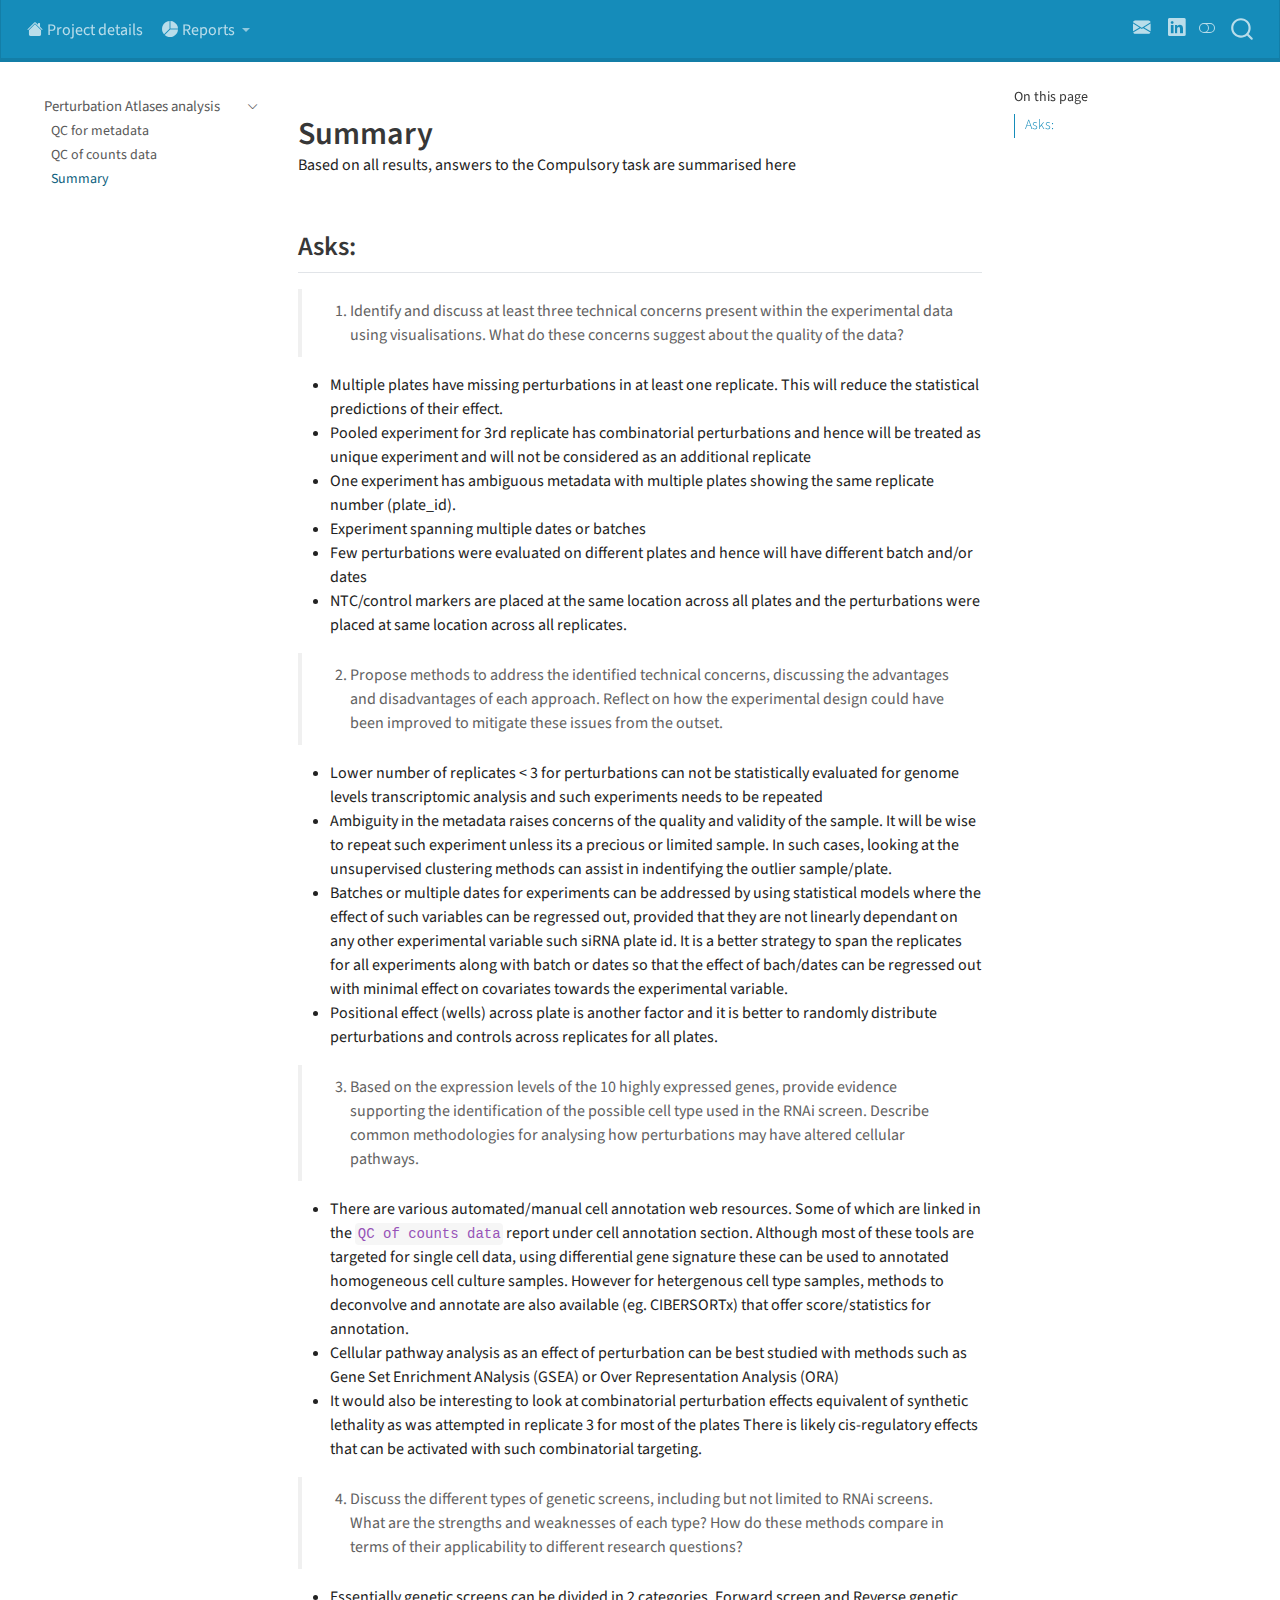
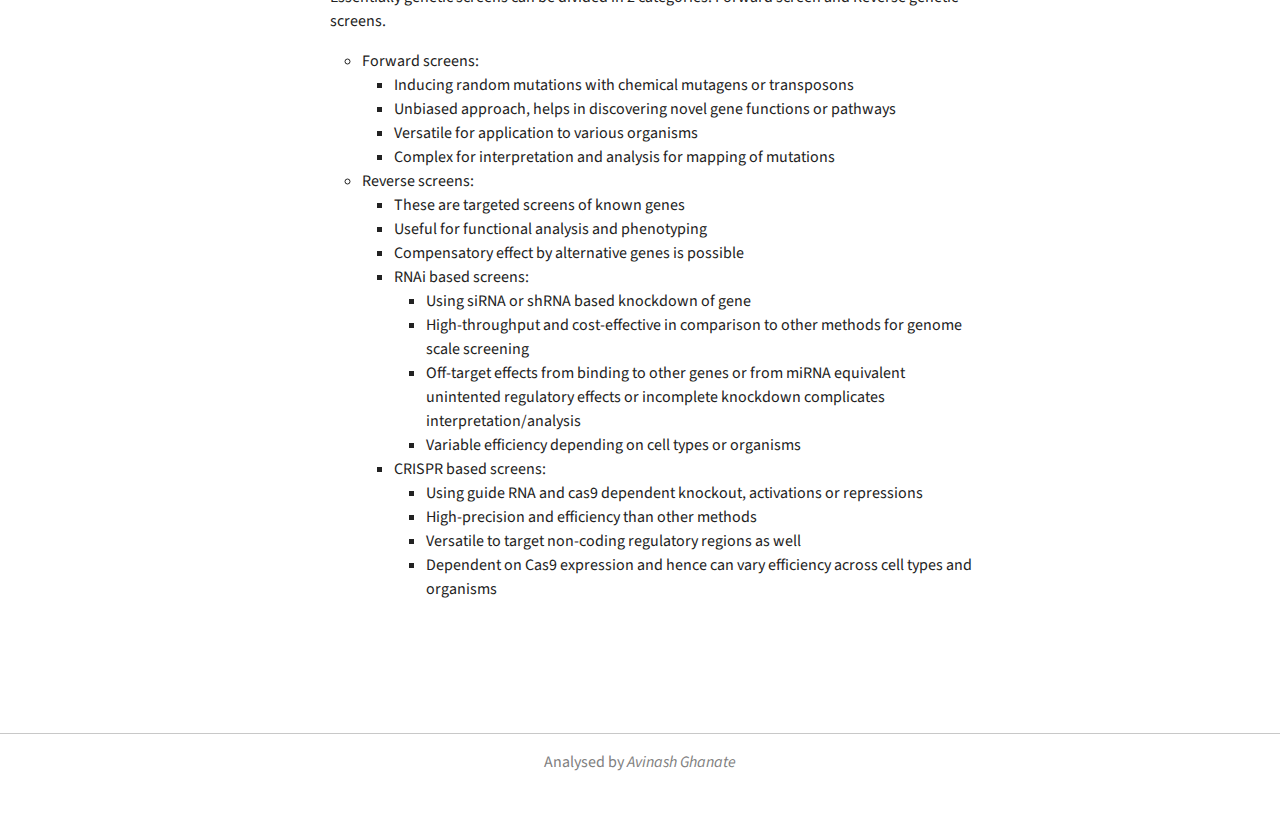
<file: comp_tasks/compulsoryTask1/Summary/index.html>
<!DOCTYPE html>
<html xmlns="http://www.w3.org/1999/xhtml" lang="en" xml:lang="en"><head>

<meta charset="utf-8">
<meta name="generator" content="quarto-1.3.433">

<meta name="viewport" content="width=device-width, initial-scale=1.0, user-scalable=yes">

<meta name="description" content="Based on all results, answers to the Compulsory task are summarised here">

<title>Summary</title>
<style>
code{white-space: pre-wrap;}
span.smallcaps{font-variant: small-caps;}
div.columns{display: flex; gap: min(4vw, 1.5em);}
div.column{flex: auto; overflow-x: auto;}
div.hanging-indent{margin-left: 1.5em; text-indent: -1.5em;}
ul.task-list{list-style: none;}
ul.task-list li input[type="checkbox"] {
  width: 0.8em;
  margin: 0 0.8em 0.2em -1em; /* quarto-specific, see https://github.com/quarto-dev/quarto-cli/issues/4556 */ 
  vertical-align: middle;
}
</style>


<script src="../../site_libs/quarto-nav/quarto-nav.js"></script>
<script src="../../site_libs/quarto-nav/headroom.min.js"></script>
<script src="../../site_libs/clipboard/clipboard.min.js"></script>
<script src="../../site_libs/quarto-search/autocomplete.umd.js"></script>
<script src="../../site_libs/quarto-search/fuse.min.js"></script>
<script src="../../site_libs/quarto-search/quarto-search.js"></script>
<meta name="quarto:offset" content="../../">
<script src="../../site_libs/quarto-html/quarto.js"></script>
<script src="../../site_libs/quarto-html/popper.min.js"></script>
<script src="../../site_libs/quarto-html/tippy.umd.min.js"></script>
<script src="../../site_libs/quarto-html/anchor.min.js"></script>
<link href="../../site_libs/quarto-html/tippy.css" rel="stylesheet">
<link href="../../site_libs/quarto-html/quarto-syntax-highlighting.css" rel="stylesheet" class="quarto-color-scheme" id="quarto-text-highlighting-styles">
<link href="../../site_libs/quarto-html/quarto-syntax-highlighting-dark.css" rel="prefetch" class="quarto-color-scheme quarto-color-alternate" id="quarto-text-highlighting-styles">
<script src="../../site_libs/bootstrap/bootstrap.min.js"></script>
<link href="../../site_libs/bootstrap/bootstrap-icons.css" rel="stylesheet">
<link href="../../site_libs/bootstrap/bootstrap.min.css" rel="stylesheet" class="quarto-color-scheme" id="quarto-bootstrap" data-mode="light">
<link href="../../site_libs/bootstrap/bootstrap-dark.min.css" rel="prefetch" class="quarto-color-scheme quarto-color-alternate" id="quarto-bootstrap" data-mode="dark">
<script id="quarto-search-options" type="application/json">{
  "location": "navbar",
  "copy-button": false,
  "collapse-after": 3,
  "panel-placement": "end",
  "type": "overlay",
  "limit": 20,
  "language": {
    "search-no-results-text": "No results",
    "search-matching-documents-text": "matching documents",
    "search-copy-link-title": "Copy link to search",
    "search-hide-matches-text": "Hide additional matches",
    "search-more-match-text": "more match in this document",
    "search-more-matches-text": "more matches in this document",
    "search-clear-button-title": "Clear",
    "search-detached-cancel-button-title": "Cancel",
    "search-submit-button-title": "Submit",
    "search-label": "Search"
  }
}</script>


<link rel="stylesheet" href="../../html/simple.css">
</head>

<body class="nav-sidebar floating nav-fixed">

<div id="quarto-search-results"></div>
  <header id="quarto-header" class="headroom fixed-top">
    <nav class="navbar navbar-expand-lg navbar-dark ">
      <div class="navbar-container container-fluid">
            <div id="quarto-search" class="" title="Search"></div>
          <button class="navbar-toggler" type="button" data-bs-toggle="collapse" data-bs-target="#navbarCollapse" aria-controls="navbarCollapse" aria-expanded="false" aria-label="Toggle navigation" onclick="if (window.quartoToggleHeadroom) { window.quartoToggleHeadroom(); }">
  <span class="navbar-toggler-icon"></span>
</button>
          <div class="collapse navbar-collapse" id="navbarCollapse">
            <ul class="navbar-nav navbar-nav-scroll me-auto">
  <li class="nav-item">
    <a class="nav-link" href="../../index.html" rel="" target=""><i class="bi bi-house-fill" role="img">
</i> 
 <span class="menu-text">Project details</span></a>
  </li>  
  <li class="nav-item dropdown ">
    <a class="nav-link dropdown-toggle" href="#" id="nav-menu-reports" role="button" data-bs-toggle="dropdown" aria-expanded="false" rel="" target="">
      <i class="bi bi-pie-chart-fill" role="img">
</i> 
 <span class="menu-text">Reports</span>
    </a>
    <ul class="dropdown-menu" aria-labelledby="nav-menu-reports">    
        <li>
    <a class="dropdown-item" href="../../compulsoryTask1/index.html" rel="" target="">
 <span class="dropdown-text">Task 1</span></a>
  </li>  
        <li>
    <a class="dropdown-item" href="../../compulsoryTask2/index.html" rel="" target="">
 <span class="dropdown-text">Task 2</span></a>
  </li>  
    </ul>
  </li>
</ul>
            <ul class="navbar-nav navbar-nav-scroll ms-auto">
  <li class="nav-item compact">
    <a class="nav-link" href="mailto:avinash.ghanate@crick.ac.uk" rel="" target=""><i class="bi bi-envelope-fill" role="img">
</i> 
 <span class="menu-text"></span></a>
  </li>  
  <li class="nav-item compact">
    <a class="nav-link" href="https://www.linkedin.com/in/avinash-ghanate-42a090a/" rel="" target=""><i class="bi bi-linkedin" role="img">
</i> 
 <span class="menu-text"></span></a>
  </li>  
</ul>
            <div class="quarto-navbar-tools">
  <a href="" class="quarto-color-scheme-toggle quarto-navigation-tool  px-1" onclick="window.quartoToggleColorScheme(); return false;" title="Toggle dark mode"><i class="bi"></i></a>
</div>
          </div> <!-- /navcollapse -->
      </div> <!-- /container-fluid -->
    </nav>
  <nav class="quarto-secondary-nav">
    <div class="container-fluid d-flex">
      <button type="button" class="quarto-btn-toggle btn" data-bs-toggle="collapse" data-bs-target="#quarto-sidebar,#quarto-sidebar-glass" aria-controls="quarto-sidebar" aria-expanded="false" aria-label="Toggle sidebar navigation" onclick="if (window.quartoToggleHeadroom) { window.quartoToggleHeadroom(); }">
        <i class="bi bi-layout-text-sidebar-reverse"></i>
      </button>
      <nav class="quarto-page-breadcrumbs" aria-label="breadcrumb"><ol class="breadcrumb"><li class="breadcrumb-item"><a href="../../compulsoryTask1/index.html">Perturbation Atlases analysis</a></li><li class="breadcrumb-item"><a href="../../compulsoryTask1/Summary/index.html">Summary</a></li></ol></nav>
      <a class="flex-grow-1" role="button" data-bs-toggle="collapse" data-bs-target="#quarto-sidebar,#quarto-sidebar-glass" aria-controls="quarto-sidebar" aria-expanded="false" aria-label="Toggle sidebar navigation" onclick="if (window.quartoToggleHeadroom) { window.quartoToggleHeadroom(); }">      
      </a>
    </div>
  </nav>
</header>
<!-- content -->
<div id="quarto-content" class="quarto-container page-columns page-rows-contents page-layout-article page-navbar">
<!-- sidebar -->
  <nav id="quarto-sidebar" class="sidebar collapse collapse-horizontal sidebar-navigation floating overflow-auto">
    <div class="sidebar-menu-container"> 
    <ul class="list-unstyled mt-1">
        <li class="sidebar-item">
  <div class="sidebar-item-container"> 
  <a href="../../compulsoryTask2/index.html" class="sidebar-item-text sidebar-link">
 <span class="menu-text">Data Integration</span></a>
  </div>
</li>
        <li class="sidebar-item sidebar-item-section">
      <div class="sidebar-item-container"> 
            <a href="../../compulsoryTask1/index.html" class="sidebar-item-text sidebar-link">
 <span class="menu-text">Perturbation Atlases analysis</span></a>
          <a class="sidebar-item-toggle text-start" data-bs-toggle="collapse" data-bs-target="#quarto-sidebar-section-1" aria-expanded="true" aria-label="Toggle section">
            <i class="bi bi-chevron-right ms-2"></i>
          </a> 
      </div>
      <ul id="quarto-sidebar-section-1" class="collapse list-unstyled sidebar-section depth1 show">  
          <li class="sidebar-item">
  <div class="sidebar-item-container"> 
  <a href="../../compulsoryTask1/QC_data/index.html" class="sidebar-item-text sidebar-link">
 <span class="menu-text">QC for metadata</span></a>
  </div>
</li>
          <li class="sidebar-item">
  <div class="sidebar-item-container"> 
  <a href="../../compulsoryTask1/QC_counts/index.html" class="sidebar-item-text sidebar-link">
 <span class="menu-text">QC of counts data</span></a>
  </div>
</li>
          <li class="sidebar-item">
  <div class="sidebar-item-container"> 
  <a href="../../compulsoryTask1/Summary/index.html" class="sidebar-item-text sidebar-link active">
 <span class="menu-text">Summary</span></a>
  </div>
</li>
      </ul>
  </li>
    </ul>
    </div>
</nav>
<div id="quarto-sidebar-glass" data-bs-toggle="collapse" data-bs-target="#quarto-sidebar,#quarto-sidebar-glass"></div>
<!-- margin-sidebar -->
    <div id="quarto-margin-sidebar" class="sidebar margin-sidebar">
        <nav id="TOC" role="doc-toc" class="toc-active" data-toc-expanded="3">
    <h2 id="toc-title">On this page</h2>
   
  <ul>
  <li><a href="#asks" id="toc-asks" class="nav-link active" data-scroll-target="#asks">Asks:</a></li>
  </ul>
</nav>
    </div>
<!-- main -->
<main class="content" id="quarto-document-content">
<div align="right">

</div>
&nbsp;



<header id="title-block-header" class="quarto-title-block default">
<div class="quarto-title">
<h1 class="title">Summary</h1>
</div>

<div>
  <div class="description">
    Based on all results, answers to the Compulsory task are summarised here
  </div>
</div>


<div class="quarto-title-meta">

    
  
    
  </div>
  

</header>

<section id="asks" class="level2">
<h2 class="anchored" data-anchor-id="asks">Asks:</h2>
<blockquote class="blockquote">
<ol type="1">
<li>Identify and discuss at least three technical concerns present within the experimental data using visualisations. What do these concerns suggest about the quality of the data?</li>
</ol>
</blockquote>
<ul>
<li>Multiple plates have missing perturbations in at least one replicate. This will reduce the statistical predictions of their effect.</li>
<li>Pooled experiment for 3rd replicate has combinatorial perturbations and hence will be treated as unique experiment and will not be considered as an additional replicate</li>
<li>One experiment has ambiguous metadata with multiple plates showing the same replicate number (plate_id).</li>
<li>Experiment spanning multiple dates or batches</li>
<li>Few perturbations were evaluated on different plates and hence will have different batch and/or dates</li>
<li>NTC/control markers are placed at the same location across all plates and the perturbations were placed at same location across all replicates.</li>
</ul>
<blockquote class="blockquote">
<ol start="2" type="1">
<li>Propose methods to address the identified technical concerns, discussing the advantages and disadvantages of each approach. Reflect on how the experimental design could have been improved to mitigate these issues from the outset.<br>
</li>
</ol>
</blockquote>
<ul>
<li>Lower number of replicates &lt; 3 for perturbations can not be statistically evaluated for genome levels transcriptomic analysis and such experiments needs to be repeated</li>
<li>Ambiguity in the metadata raises concerns of the quality and validity of the sample. It will be wise to repeat such experiment unless its a precious or limited sample. In such cases, looking at the unsupervised clustering methods can assist in indentifying the outlier sample/plate.</li>
<li>Batches or multiple dates for experiments can be addressed by using statistical models where the effect of such variables can be regressed out, provided that they are not linearly dependant on any other experimental variable such siRNA plate id. It is a better strategy to span the replicates for all experiments along with batch or dates so that the effect of bach/dates can be regressed out with minimal effect on covariates towards the experimental variable.</li>
<li>Positional effect (wells) across plate is another factor and it is better to randomly distribute perturbations and controls across replicates for all plates.</li>
</ul>
<blockquote class="blockquote">
<ol start="3" type="1">
<li>Based on the expression levels of the 10 highly expressed genes, provide evidence supporting the identification of the possible cell type used in the RNAi screen. Describe common methodologies for analysing how perturbations may have altered cellular pathways.</li>
</ol>
</blockquote>
<ul>
<li>There are various automated/manual cell annotation web resources. Some of which are linked in the <code>QC of counts data</code> report under cell annotation section. Although most of these tools are targeted for single cell data, using differential gene signature these can be used to annotated homogeneous cell culture samples. However for hetergenous cell type samples, methods to deconvolve and annotate are also available (eg. CIBERSORTx) that offer score/statistics for annotation.</li>
<li>Cellular pathway analysis as an effect of perturbation can be best studied with methods such as Gene Set Enrichment ANalysis (GSEA) or Over Representation Analysis (ORA)</li>
<li>It would also be interesting to look at combinatorial perturbation effects equivalent of synthetic lethality as was attempted in replicate 3 for most of the plates There is likely cis-regulatory effects that can be activated with such combinatorial targeting.</li>
</ul>
<blockquote class="blockquote">
<ol start="4" type="1">
<li>Discuss the different types of genetic screens, including but not limited to RNAi screens. What are the strengths and weaknesses of each type? How do these methods compare in terms of their applicability to different research questions?</li>
</ol>
</blockquote>
<ul>
<li><p>Essentially genetic screens can be divided in 2 categories. Forward screen and Reverse genetic screens.</p>
<ul>
<li>Forward screens:
<ul>
<li>Inducing random mutations with chemical mutagens or transposons</li>
<li>Unbiased approach, helps in discovering novel gene functions or pathways</li>
<li>Versatile for application to various organisms</li>
<li>Complex for interpretation and analysis for mapping of mutations</li>
</ul></li>
<li>Reverse screens:
<ul>
<li>These are targeted screens of known genes</li>
<li>Useful for functional analysis and phenotyping</li>
<li>Compensatory effect by alternative genes is possible</li>
<li>RNAi based screens:
<ul>
<li>Using siRNA or shRNA based knockdown of gene</li>
<li>High-throughput and cost-effective in comparison to other methods for genome scale screening</li>
<li>Off-target effects from binding to other genes or from miRNA equivalent unintented regulatory effects or incomplete knockdown complicates interpretation/analysis</li>
<li>Variable efficiency depending on cell types or organisms</li>
</ul></li>
<li>CRISPR based screens:
<ul>
<li>Using guide RNA and cas9 dependent knockout, activations or repressions</li>
<li>High-precision and efficiency than other methods</li>
<li>Versatile to target non-coding regulatory regions as well</li>
<li>Dependent on Cas9 expression and hence can vary efficiency across cell types and organisms</li>
</ul></li>
</ul></li>
</ul></li>
</ul>


</section>

</main> <!-- /main -->
<script id="quarto-html-after-body" type="application/javascript">
window.document.addEventListener("DOMContentLoaded", function (event) {
  const toggleBodyColorMode = (bsSheetEl) => {
    const mode = bsSheetEl.getAttribute("data-mode");
    const bodyEl = window.document.querySelector("body");
    if (mode === "dark") {
      bodyEl.classList.add("quarto-dark");
      bodyEl.classList.remove("quarto-light");
    } else {
      bodyEl.classList.add("quarto-light");
      bodyEl.classList.remove("quarto-dark");
    }
  }
  const toggleBodyColorPrimary = () => {
    const bsSheetEl = window.document.querySelector("link#quarto-bootstrap");
    if (bsSheetEl) {
      toggleBodyColorMode(bsSheetEl);
    }
  }
  toggleBodyColorPrimary();  
  const disableStylesheet = (stylesheets) => {
    for (let i=0; i < stylesheets.length; i++) {
      const stylesheet = stylesheets[i];
      stylesheet.rel = 'prefetch';
    }
  }
  const enableStylesheet = (stylesheets) => {
    for (let i=0; i < stylesheets.length; i++) {
      const stylesheet = stylesheets[i];
      stylesheet.rel = 'stylesheet';
    }
  }
  const manageTransitions = (selector, allowTransitions) => {
    const els = window.document.querySelectorAll(selector);
    for (let i=0; i < els.length; i++) {
      const el = els[i];
      if (allowTransitions) {
        el.classList.remove('notransition');
      } else {
        el.classList.add('notransition');
      }
    }
  }
  const toggleColorMode = (alternate) => {
    // Switch the stylesheets
    const alternateStylesheets = window.document.querySelectorAll('link.quarto-color-scheme.quarto-color-alternate');
    manageTransitions('#quarto-margin-sidebar .nav-link', false);
    if (alternate) {
      enableStylesheet(alternateStylesheets);
      for (const sheetNode of alternateStylesheets) {
        if (sheetNode.id === "quarto-bootstrap") {
          toggleBodyColorMode(sheetNode);
        }
      }
    } else {
      disableStylesheet(alternateStylesheets);
      toggleBodyColorPrimary();
    }
    manageTransitions('#quarto-margin-sidebar .nav-link', true);
    // Switch the toggles
    const toggles = window.document.querySelectorAll('.quarto-color-scheme-toggle');
    for (let i=0; i < toggles.length; i++) {
      const toggle = toggles[i];
      if (toggle) {
        if (alternate) {
          toggle.classList.add("alternate");     
        } else {
          toggle.classList.remove("alternate");
        }
      }
    }
    // Hack to workaround the fact that safari doesn't
    // properly recolor the scrollbar when toggling (#1455)
    if (navigator.userAgent.indexOf('Safari') > 0 && navigator.userAgent.indexOf('Chrome') == -1) {
      manageTransitions("body", false);
      window.scrollTo(0, 1);
      setTimeout(() => {
        window.scrollTo(0, 0);
        manageTransitions("body", true);
      }, 40);  
    }
  }
  const isFileUrl = () => { 
    return window.location.protocol === 'file:';
  }
  const hasAlternateSentinel = () => {  
    let styleSentinel = getColorSchemeSentinel();
    if (styleSentinel !== null) {
      return styleSentinel === "alternate";
    } else {
      return false;
    }
  }
  const setStyleSentinel = (alternate) => {
    const value = alternate ? "alternate" : "default";
    if (!isFileUrl()) {
      window.localStorage.setItem("quarto-color-scheme", value);
    } else {
      localAlternateSentinel = value;
    }
  }
  const getColorSchemeSentinel = () => {
    if (!isFileUrl()) {
      const storageValue = window.localStorage.getItem("quarto-color-scheme");
      return storageValue != null ? storageValue : localAlternateSentinel;
    } else {
      return localAlternateSentinel;
    }
  }
  let localAlternateSentinel = 'default';
  // Dark / light mode switch
  window.quartoToggleColorScheme = () => {
    // Read the current dark / light value 
    let toAlternate = !hasAlternateSentinel();
    toggleColorMode(toAlternate);
    setStyleSentinel(toAlternate);
  };
  // Ensure there is a toggle, if there isn't float one in the top right
  if (window.document.querySelector('.quarto-color-scheme-toggle') === null) {
    const a = window.document.createElement('a');
    a.classList.add('top-right');
    a.classList.add('quarto-color-scheme-toggle');
    a.href = "";
    a.onclick = function() { try { window.quartoToggleColorScheme(); } catch {} return false; };
    const i = window.document.createElement("i");
    i.classList.add('bi');
    a.appendChild(i);
    window.document.body.appendChild(a);
  }
  // Switch to dark mode if need be
  if (hasAlternateSentinel()) {
    toggleColorMode(true);
  } else {
    toggleColorMode(false);
  }
  const icon = "";
  const anchorJS = new window.AnchorJS();
  anchorJS.options = {
    placement: 'right',
    icon: icon
  };
  anchorJS.add('.anchored');
  const isCodeAnnotation = (el) => {
    for (const clz of el.classList) {
      if (clz.startsWith('code-annotation-')) {                     
        return true;
      }
    }
    return false;
  }
  const clipboard = new window.ClipboardJS('.code-copy-button', {
    text: function(trigger) {
      const codeEl = trigger.previousElementSibling.cloneNode(true);
      for (const childEl of codeEl.children) {
        if (isCodeAnnotation(childEl)) {
          childEl.remove();
        }
      }
      return codeEl.innerText;
    }
  });
  clipboard.on('success', function(e) {
    // button target
    const button = e.trigger;
    // don't keep focus
    button.blur();
    // flash "checked"
    button.classList.add('code-copy-button-checked');
    var currentTitle = button.getAttribute("title");
    button.setAttribute("title", "Copied!");
    let tooltip;
    if (window.bootstrap) {
      button.setAttribute("data-bs-toggle", "tooltip");
      button.setAttribute("data-bs-placement", "left");
      button.setAttribute("data-bs-title", "Copied!");
      tooltip = new bootstrap.Tooltip(button, 
        { trigger: "manual", 
          customClass: "code-copy-button-tooltip",
          offset: [0, -8]});
      tooltip.show();    
    }
    setTimeout(function() {
      if (tooltip) {
        tooltip.hide();
        button.removeAttribute("data-bs-title");
        button.removeAttribute("data-bs-toggle");
        button.removeAttribute("data-bs-placement");
      }
      button.setAttribute("title", currentTitle);
      button.classList.remove('code-copy-button-checked');
    }, 1000);
    // clear code selection
    e.clearSelection();
  });
  const viewSource = window.document.getElementById('quarto-view-source') ||
                     window.document.getElementById('quarto-code-tools-source');
  if (viewSource) {
    const sourceUrl = viewSource.getAttribute("data-quarto-source-url");
    viewSource.addEventListener("click", function(e) {
      if (sourceUrl) {
        // rstudio viewer pane
        if (/\bcapabilities=\b/.test(window.location)) {
          window.open(sourceUrl);
        } else {
          window.location.href = sourceUrl;
        }
      } else {
        const modal = new bootstrap.Modal(document.getElementById('quarto-embedded-source-code-modal'));
        modal.show();
      }
      return false;
    });
  }
  function toggleCodeHandler(show) {
    return function(e) {
      const detailsSrc = window.document.querySelectorAll(".cell > details > .sourceCode");
      for (let i=0; i<detailsSrc.length; i++) {
        const details = detailsSrc[i].parentElement;
        if (show) {
          details.open = true;
        } else {
          details.removeAttribute("open");
        }
      }
      const cellCodeDivs = window.document.querySelectorAll(".cell > .sourceCode");
      const fromCls = show ? "hidden" : "unhidden";
      const toCls = show ? "unhidden" : "hidden";
      for (let i=0; i<cellCodeDivs.length; i++) {
        const codeDiv = cellCodeDivs[i];
        if (codeDiv.classList.contains(fromCls)) {
          codeDiv.classList.remove(fromCls);
          codeDiv.classList.add(toCls);
        } 
      }
      return false;
    }
  }
  const hideAllCode = window.document.getElementById("quarto-hide-all-code");
  if (hideAllCode) {
    hideAllCode.addEventListener("click", toggleCodeHandler(false));
  }
  const showAllCode = window.document.getElementById("quarto-show-all-code");
  if (showAllCode) {
    showAllCode.addEventListener("click", toggleCodeHandler(true));
  }
  function tippyHover(el, contentFn) {
    const config = {
      allowHTML: true,
      content: contentFn,
      maxWidth: 500,
      delay: 100,
      arrow: false,
      appendTo: function(el) {
          return el.parentElement;
      },
      interactive: true,
      interactiveBorder: 10,
      theme: 'quarto',
      placement: 'bottom-start'
    };
    window.tippy(el, config); 
  }
  const noterefs = window.document.querySelectorAll('a[role="doc-noteref"]');
  for (var i=0; i<noterefs.length; i++) {
    const ref = noterefs[i];
    tippyHover(ref, function() {
      // use id or data attribute instead here
      let href = ref.getAttribute('data-footnote-href') || ref.getAttribute('href');
      try { href = new URL(href).hash; } catch {}
      const id = href.replace(/^#\/?/, "");
      const note = window.document.getElementById(id);
      return note.innerHTML;
    });
  }
      let selectedAnnoteEl;
      const selectorForAnnotation = ( cell, annotation) => {
        let cellAttr = 'data-code-cell="' + cell + '"';
        let lineAttr = 'data-code-annotation="' +  annotation + '"';
        const selector = 'span[' + cellAttr + '][' + lineAttr + ']';
        return selector;
      }
      const selectCodeLines = (annoteEl) => {
        const doc = window.document;
        const targetCell = annoteEl.getAttribute("data-target-cell");
        const targetAnnotation = annoteEl.getAttribute("data-target-annotation");
        const annoteSpan = window.document.querySelector(selectorForAnnotation(targetCell, targetAnnotation));
        const lines = annoteSpan.getAttribute("data-code-lines").split(",");
        const lineIds = lines.map((line) => {
          return targetCell + "-" + line;
        })
        let top = null;
        let height = null;
        let parent = null;
        if (lineIds.length > 0) {
            //compute the position of the single el (top and bottom and make a div)
            const el = window.document.getElementById(lineIds[0]);
            top = el.offsetTop;
            height = el.offsetHeight;
            parent = el.parentElement.parentElement;
          if (lineIds.length > 1) {
            const lastEl = window.document.getElementById(lineIds[lineIds.length - 1]);
            const bottom = lastEl.offsetTop + lastEl.offsetHeight;
            height = bottom - top;
          }
          if (top !== null && height !== null && parent !== null) {
            // cook up a div (if necessary) and position it 
            let div = window.document.getElementById("code-annotation-line-highlight");
            if (div === null) {
              div = window.document.createElement("div");
              div.setAttribute("id", "code-annotation-line-highlight");
              div.style.position = 'absolute';
              parent.appendChild(div);
            }
            div.style.top = top - 2 + "px";
            div.style.height = height + 4 + "px";
            let gutterDiv = window.document.getElementById("code-annotation-line-highlight-gutter");
            if (gutterDiv === null) {
              gutterDiv = window.document.createElement("div");
              gutterDiv.setAttribute("id", "code-annotation-line-highlight-gutter");
              gutterDiv.style.position = 'absolute';
              const codeCell = window.document.getElementById(targetCell);
              const gutter = codeCell.querySelector('.code-annotation-gutter');
              gutter.appendChild(gutterDiv);
            }
            gutterDiv.style.top = top - 2 + "px";
            gutterDiv.style.height = height + 4 + "px";
          }
          selectedAnnoteEl = annoteEl;
        }
      };
      const unselectCodeLines = () => {
        const elementsIds = ["code-annotation-line-highlight", "code-annotation-line-highlight-gutter"];
        elementsIds.forEach((elId) => {
          const div = window.document.getElementById(elId);
          if (div) {
            div.remove();
          }
        });
        selectedAnnoteEl = undefined;
      };
      // Attach click handler to the DT
      const annoteDls = window.document.querySelectorAll('dt[data-target-cell]');
      for (const annoteDlNode of annoteDls) {
        annoteDlNode.addEventListener('click', (event) => {
          const clickedEl = event.target;
          if (clickedEl !== selectedAnnoteEl) {
            unselectCodeLines();
            const activeEl = window.document.querySelector('dt[data-target-cell].code-annotation-active');
            if (activeEl) {
              activeEl.classList.remove('code-annotation-active');
            }
            selectCodeLines(clickedEl);
            clickedEl.classList.add('code-annotation-active');
          } else {
            // Unselect the line
            unselectCodeLines();
            clickedEl.classList.remove('code-annotation-active');
          }
        });
      }
  const findCites = (el) => {
    const parentEl = el.parentElement;
    if (parentEl) {
      const cites = parentEl.dataset.cites;
      if (cites) {
        return {
          el,
          cites: cites.split(' ')
        };
      } else {
        return findCites(el.parentElement)
      }
    } else {
      return undefined;
    }
  };
  var bibliorefs = window.document.querySelectorAll('a[role="doc-biblioref"]');
  for (var i=0; i<bibliorefs.length; i++) {
    const ref = bibliorefs[i];
    const citeInfo = findCites(ref);
    if (citeInfo) {
      tippyHover(citeInfo.el, function() {
        var popup = window.document.createElement('div');
        citeInfo.cites.forEach(function(cite) {
          var citeDiv = window.document.createElement('div');
          citeDiv.classList.add('hanging-indent');
          citeDiv.classList.add('csl-entry');
          var biblioDiv = window.document.getElementById('ref-' + cite);
          if (biblioDiv) {
            citeDiv.innerHTML = biblioDiv.innerHTML;
          }
          popup.appendChild(citeDiv);
        });
        return popup.innerHTML;
      });
    }
  }
    var localhostRegex = new RegExp(/^(?:http|https):\/\/localhost\:?[0-9]*\//);
      var filterRegex = new RegExp('/' + window.location.host + '/');
    var isInternal = (href) => {
        return filterRegex.test(href) || localhostRegex.test(href);
    }
    // Inspect non-navigation links and adorn them if external
 	var links = window.document.querySelectorAll('a[href]:not(.nav-link):not(.navbar-brand):not(.toc-action):not(.sidebar-link):not(.sidebar-item-toggle):not(.pagination-link):not(.no-external):not([aria-hidden]):not(.dropdown-item)');
    for (var i=0; i<links.length; i++) {
      const link = links[i];
      if (!isInternal(link.href)) {
          // target, if specified
          link.setAttribute("target", "_blank");
      }
    }
});
</script>
</div> <!-- /content -->
<script src="https://ajax.googleapis.com/ajax/libs/jquery/3.6.3/jquery.min.js"></script>
<script type="text/javascript">
// For hiding the sidebar non folder content. It keeps the top menu item along with sub menu entries and removes other
  var children = $(".sidebar-menu-container > .list-unstyled").children()
  var title = $("h1").text()
  var checkInAny = 0
  for (var child of children){
      var active_sidebar_entry = $(child).find(".sidebar-item-text > .menu-text:contains("+ title +")")
      if (active_sidebar_entry.length == 0){
          child.style.display = "none"
      } else {
        checkInAny++
      }
  }
  // If none of the child entries with matching title found, show all children
  if(checkInAny == 0){
    for (var child of children){
          child.style.display = ""
    }
  }
</script>
&nbsp;
<hr>
<p style="text-align: center;"><span style="color: #808080;">Analysed by <em> Avinash Ghanate</em></span></p>
&nbsp;



</body></html>
</file>
<file: comp_tasks/site_libs/quarto-html/tippy.css>
.tippy-box[data-animation=fade][data-state=hidden]{opacity:0}[data-tippy-root]{max-width:calc(100vw - 10px)}.tippy-box{position:relative;background-color:#333;color:#fff;border-radius:4px;font-size:14px;line-height:1.4;white-space:normal;outline:0;transition-property:transform,visibility,opacity}.tippy-box[data-placement^=top]>.tippy-arrow{bottom:0}.tippy-box[data-placement^=top]>.tippy-arrow:before{bottom:-7px;left:0;border-width:8px 8px 0;border-top-color:initial;transform-origin:center top}.tippy-box[data-placement^=bottom]>.tippy-arrow{top:0}.tippy-box[data-placement^=bottom]>.tippy-arrow:before{top:-7px;left:0;border-width:0 8px 8px;border-bottom-color:initial;transform-origin:center bottom}.tippy-box[data-placement^=left]>.tippy-arrow{right:0}.tippy-box[data-placement^=left]>.tippy-arrow:before{border-width:8px 0 8px 8px;border-left-color:initial;right:-7px;transform-origin:center left}.tippy-box[data-placement^=right]>.tippy-arrow{left:0}.tippy-box[data-placement^=right]>.tippy-arrow:before{left:-7px;border-width:8px 8px 8px 0;border-right-color:initial;transform-origin:center right}.tippy-box[data-inertia][data-state=visible]{transition-timing-function:cubic-bezier(.54,1.5,.38,1.11)}.tippy-arrow{width:16px;height:16px;color:#333}.tippy-arrow:before{content:"";position:absolute;border-color:transparent;border-style:solid}.tippy-content{position:relative;padding:5px 9px;z-index:1}
</file>
<file: comp_tasks/site_libs/quarto-html/quarto-syntax-highlighting.css>
/* quarto syntax highlight colors */
:root {
  --quarto-hl-al-color: #ff5555;
  --quarto-hl-an-color: #6a737d;
  --quarto-hl-at-color: #d73a49;
  --quarto-hl-bn-color: #005cc5;
  --quarto-hl-bu-color: #d73a49;
  --quarto-hl-ch-color: #032f62;
  --quarto-hl-co-color: #6a737d;
  --quarto-hl-cv-color: #6a737d;
  --quarto-hl-cn-color: #005cc5;
  --quarto-hl-cf-color: #d73a49;
  --quarto-hl-dt-color: #d73a49;
  --quarto-hl-dv-color: #005cc5;
  --quarto-hl-do-color: #6a737d;
  --quarto-hl-er-color: #ff5555;
  --quarto-hl-ex-color: #d73a49;
  --quarto-hl-fl-color: #005cc5;
  --quarto-hl-fu-color: #6f42c1;
  --quarto-hl-im-color: #032f62;
  --quarto-hl-in-color: #6a737d;
  --quarto-hl-kw-color: #d73a49;
  --quarto-hl-op-color: #24292e;
  --quarto-hl-pp-color: #d73a49;
  --quarto-hl-re-color: #6a737d;
  --quarto-hl-sc-color: #005cc5;
  --quarto-hl-ss-color: #032f62;
  --quarto-hl-st-color: #032f62;
  --quarto-hl-va-color: #e36209;
  --quarto-hl-vs-color: #032f62;
  --quarto-hl-wa-color: #ff5555;
}

/* other quarto variables */
:root {
  --quarto-font-monospace: SFMono-Regular, Menlo, Monaco, Consolas, "Liberation Mono", "Courier New", monospace;
}

code span.al {
  font-weight: bold;
  color: #ff5555;
}

code span.an {
  color: #6a737d;
}

code span.at {
  color: #d73a49;
}

code span.bn {
  color: #005cc5;
}

code span.bu {
  color: #d73a49;
}

code span.ch {
  color: #032f62;
}

code span.co {
  color: #6a737d;
}

code span.cv {
  color: #6a737d;
}

code span.cn {
  color: #005cc5;
}

code span.cf {
  color: #d73a49;
}

code span.dt {
  color: #d73a49;
}

code span.dv {
  color: #005cc5;
}

code span.do {
  color: #6a737d;
}

code span.er {
  color: #ff5555;
  text-decoration: underline;
}

code span.ex {
  font-weight: bold;
  color: #d73a49;
}

code span.fl {
  color: #005cc5;
}

code span.fu {
  color: #6f42c1;
}

code span.im {
  color: #032f62;
}

code span.in {
  color: #6a737d;
}

code span.kw {
  color: #d73a49;
}

pre > code.sourceCode > span {
  color: #24292e;
}

code span {
  color: #24292e;
}

code.sourceCode > span {
  color: #24292e;
}

div.sourceCode,
div.sourceCode pre.sourceCode {
  color: #24292e;
}

code span.op {
  color: #24292e;
}

code span.pp {
  color: #d73a49;
}

code span.re {
  color: #6a737d;
}

code span.sc {
  color: #005cc5;
}

code span.ss {
  color: #032f62;
}

code span.st {
  color: #032f62;
}

code span.va {
  color: #e36209;
}

code span.vs {
  color: #032f62;
}

code span.wa {
  color: #ff5555;
}

.prevent-inlining {
  content: "</";
}

/*# sourceMappingURL=debc5d5d77c3f9108843748ff7464032.css.map */
</file>
<file: comp_tasks/site_libs/quarto-html/quarto-syntax-highlighting-dark.css>
/* quarto syntax highlight colors */
:root {
  --quarto-hl-al-color: #ff5555;
  --quarto-hl-an-color: #6a737d;
  --quarto-hl-at-color: #f97583;
  --quarto-hl-bn-color: #79b8ff;
  --quarto-hl-bu-color: #f97583;
  --quarto-hl-ch-color: #9ecbff;
  --quarto-hl-co-color: #6a737d;
  --quarto-hl-cv-color: #6a737d;
  --quarto-hl-cn-color: #79b8ff;
  --quarto-hl-cf-color: #f97583;
  --quarto-hl-dt-color: #f97583;
  --quarto-hl-dv-color: #79b8ff;
  --quarto-hl-do-color: #6a737d;
  --quarto-hl-er-color: #ff5555;
  --quarto-hl-ex-color: #f97583;
  --quarto-hl-fl-color: #79b8ff;
  --quarto-hl-fu-color: #b392f0;
  --quarto-hl-im-color: #9ecbff;
  --quarto-hl-in-color: #6a737d;
  --quarto-hl-kw-color: #f97583;
  --quarto-hl-op-color: #e1e4e8;
  --quarto-hl-pp-color: #f97583;
  --quarto-hl-re-color: #6a737d;
  --quarto-hl-sc-color: #79b8ff;
  --quarto-hl-ss-color: #9ecbff;
  --quarto-hl-st-color: #9ecbff;
  --quarto-hl-va-color: #ffab70;
  --quarto-hl-vs-color: #9ecbff;
  --quarto-hl-wa-color: #ff5555;
}

/* other quarto variables */
:root {
  --quarto-font-monospace: SFMono-Regular, Menlo, Monaco, Consolas, "Liberation Mono", "Courier New", monospace;
}

code span.al {
  font-weight: bold;
  color: #ff5555;
}

code span.an {
  color: #6a737d;
}

code span.at {
  color: #f97583;
}

code span.bn {
  color: #79b8ff;
}

code span.bu {
  color: #f97583;
}

code span.ch {
  color: #9ecbff;
}

code span.co {
  color: #6a737d;
}

code span.cv {
  color: #6a737d;
}

code span.cn {
  color: #79b8ff;
}

code span.cf {
  color: #f97583;
}

code span.dt {
  color: #f97583;
}

code span.dv {
  color: #79b8ff;
}

code span.do {
  color: #6a737d;
}

code span.er {
  color: #ff5555;
  text-decoration: underline;
}

code span.ex {
  font-weight: bold;
  color: #f97583;
}

code span.fl {
  color: #79b8ff;
}

code span.fu {
  color: #b392f0;
}

code span.im {
  color: #9ecbff;
}

code span.in {
  color: #6a737d;
}

code span.kw {
  color: #f97583;
}

pre > code.sourceCode > span {
  color: #e1e4e8;
}

code span {
  color: #e1e4e8;
}

code.sourceCode > span {
  color: #e1e4e8;
}

div.sourceCode,
div.sourceCode pre.sourceCode {
  color: #e1e4e8;
}

code span.op {
  color: #e1e4e8;
}

code span.pp {
  color: #f97583;
}

code span.re {
  color: #6a737d;
}

code span.sc {
  color: #79b8ff;
}

code span.ss {
  color: #9ecbff;
}

code span.st {
  color: #9ecbff;
}

code span.va {
  color: #ffab70;
}

code span.vs {
  color: #9ecbff;
}

code span.wa {
  color: #ff5555;
}

.prevent-inlining {
  content: "</";
}

/*# sourceMappingURL=935a306eefa94366c21e1a970dddb765.css.map */
</file>
<file: comp_tasks/html/simple.css>
h1, .h1 {
  margin-top: 84px;
}

h2, .h2 {
  margin-top: 54px;
}

h3, .h3 {
  margin-top: 14px;
}

p.caption {
  font-size: 0.9em;
  font-style: italic;
  color: grey;
  margin-right: 10%;
  margin-left: 10%;  
  text-align: justify;
}
</file>
<file: comp_tasks/site_libs/datatables-css-0.0.0/datatables-crosstalk.css>
.dt-crosstalk-fade {
  opacity: 0.2;
}

html body div.DTS div.dataTables_scrollBody {
  background: none;
}


/*
Fix https://github.com/rstudio/DT/issues/563
If the `table.display` is set to "block" (e.g., pkgdown), the browser will display
datatable objects strangely. The search panel and the page buttons will still be
in full-width but the table body will be "compact" and shorter.
In therory, having this attributes will affect `dom="t"`
with `display: block` users. But in reality, there should be no one.
We may remove the below lines in the future if the upstream agree to have this there.
See https://github.com/DataTables/DataTablesSrc/issues/160
*/

table.dataTable {
  display: table;
}


/*
When DTOutput(fill = TRUE), it receives a .html-fill-item class (via htmltools::bindFillRole()), which effectively amounts to `flex: 1 1 auto`. That's mostly fine, but the case where `fillContainer=TRUE`+`height:auto`+`flex-basis:auto` and the container (e.g., a bslib::card()) doesn't have a defined height is a bit problematic since the table wants to fit the parent but the parent wants to fit the table, which results pretty small table height (maybe because there is a minimum height somewhere?). It seems better in this case to impose a 400px height default for the table, which we can do by setting `flex-basis` to 400px (the table is still allowed to grow/shrink when the container has an opinionated height).
*/

.html-fill-container > .html-fill-item.datatables {
  flex-basis: 400px;
}
</file>
<file: comp_tasks/site_libs/lightable-0.0.1/lightable.css>
/*!
 * lightable v0.0.1
 * Copyright 2020 Hao Zhu
 * Licensed under MIT (https://github.com/haozhu233/kableExtra/blob/master/LICENSE)
 */

.lightable-minimal {
  border-collapse: separate;
  border-spacing: 16px 1px;
  width: 100%;
  margin-bottom: 10px;
}

.lightable-minimal td {
  margin-left: 5px;
  margin-right: 5px;
}

.lightable-minimal th {
  margin-left: 5px;
  margin-right: 5px;
}

.lightable-minimal thead tr:last-child th {
  border-bottom: 2px solid #00000050;
  empty-cells: hide;

}

.lightable-minimal tbody tr:first-child td {
  padding-top: 0.5em;
}

.lightable-minimal.lightable-hover tbody tr:hover {
  background-color: #f5f5f5;
}

.lightable-minimal.lightable-striped tbody tr:nth-child(even) {
  background-color: #f5f5f5;
}

.lightable-classic {
  border-top: 0.16em solid #111111;
  border-bottom: 0.16em solid #111111;
  width: 100%;
  margin-bottom: 10px;
  margin: 10px 5px;
}

.lightable-classic tfoot tr td {
  border: 0;
}

.lightable-classic tfoot tr:first-child td {
  border-top: 0.14em solid #111111;
}

.lightable-classic caption {
  color: #222222;
}

.lightable-classic td {
  padding-left: 5px;
  padding-right: 5px;
  color: #222222;
}

.lightable-classic th {
  padding-left: 5px;
  padding-right: 5px;
  font-weight: normal;
  color: #222222;
}

.lightable-classic thead tr:last-child th {
  border-bottom: 0.10em solid #111111;
}

.lightable-classic.lightable-hover tbody tr:hover {
  background-color: #F9EEC1;
}

.lightable-classic.lightable-striped tbody tr:nth-child(even) {
  background-color: #f5f5f5;
}

.lightable-classic-2 {
  border-top: 3px double #111111;
  border-bottom: 3px double #111111;
  width: 100%;
  margin-bottom: 10px;
}

.lightable-classic-2 tfoot tr td {
  border: 0;
}

.lightable-classic-2 tfoot tr:first-child td {
  border-top: 3px double #111111;
}

.lightable-classic-2 caption {
  color: #222222;
}

.lightable-classic-2 td {
  padding-left: 5px;
  padding-right: 5px;
  color: #222222;
}

.lightable-classic-2 th {
  padding-left: 5px;
  padding-right: 5px;
  font-weight: normal;
  color: #222222;
}

.lightable-classic-2 tbody tr:last-child td {
  border-bottom: 3px double #111111;
}

.lightable-classic-2 thead tr:last-child th {
  border-bottom: 1px solid #111111;
}

.lightable-classic-2.lightable-hover tbody tr:hover {
  background-color: #F9EEC1;
}

.lightable-classic-2.lightable-striped tbody tr:nth-child(even) {
  background-color: #f5f5f5;
}

.lightable-material {
  min-width: 100%;
  white-space: nowrap;
  table-layout: fixed;
  font-family: Roboto, sans-serif;
  border: 1px solid #EEE;
  border-collapse: collapse;
  margin-bottom: 10px;
}

.lightable-material tfoot tr td {
  border: 0;
}

.lightable-material tfoot tr:first-child td {
  border-top: 1px solid #EEE;
}

.lightable-material th {
  height: 56px;
  padding-left: 16px;
  padding-right: 16px;
}

.lightable-material td {
  height: 52px;
  padding-left: 16px;
  padding-right: 16px;
  border-top: 1px solid #eeeeee;
}

.lightable-material.lightable-hover tbody tr:hover {
  background-color: #f5f5f5;
}

.lightable-material.lightable-striped tbody tr:nth-child(even) {
  background-color: #f5f5f5;
}

.lightable-material.lightable-striped tbody td {
  border: 0;
}

.lightable-material.lightable-striped thead tr:last-child th {
  border-bottom: 1px solid #ddd;
}

.lightable-material-dark {
  min-width: 100%;
  white-space: nowrap;
  table-layout: fixed;
  font-family: Roboto, sans-serif;
  border: 1px solid #FFFFFF12;
  border-collapse: collapse;
  margin-bottom: 10px;
  background-color: #363640;
}

.lightable-material-dark tfoot tr td {
  border: 0;
}

.lightable-material-dark tfoot tr:first-child td {
  border-top: 1px solid #FFFFFF12;
}

.lightable-material-dark th {
  height: 56px;
  padding-left: 16px;
  padding-right: 16px;
  color: #FFFFFF60;
}

.lightable-material-dark td {
  height: 52px;
  padding-left: 16px;
  padding-right: 16px;
  color: #FFFFFF;
  border-top: 1px solid #FFFFFF12;
}

.lightable-material-dark.lightable-hover tbody tr:hover {
  background-color: #FFFFFF12;
}

.lightable-material-dark.lightable-striped tbody tr:nth-child(even) {
  background-color: #FFFFFF12;
}

.lightable-material-dark.lightable-striped tbody td {
  border: 0;
}

.lightable-material-dark.lightable-striped thead tr:last-child th {
  border-bottom: 1px solid #FFFFFF12;
}

.lightable-paper {
  width: 100%;
  margin-bottom: 10px;
  color: #444;
}

.lightable-paper tfoot tr td {
  border: 0;
}

.lightable-paper tfoot tr:first-child td {
  border-top: 1px solid #00000020;
}

.lightable-paper thead tr:last-child th {
  color: #666;
  vertical-align: bottom;
  border-bottom: 1px solid #00000020;
  line-height: 1.15em;
  padding: 10px 5px;
}

.lightable-paper td {
  vertical-align: middle;
  border-bottom: 1px solid #00000010;
  line-height: 1.15em;
  padding: 7px 5px;
}

.lightable-paper.lightable-hover tbody tr:hover {
  background-color: #F9EEC1;
}

.lightable-paper.lightable-striped tbody tr:nth-child(even) {
  background-color: #00000008;
}

.lightable-paper.lightable-striped tbody td {
  border: 0;
}
</file>
<file: comp_tasks/site_libs/crosstalk-1.2.1/css/crosstalk.min.css>
.container-fluid.crosstalk-bscols{margin-left:-30px;margin-right:-30px;white-space:normal}body>.container-fluid.crosstalk-bscols{margin-left:auto;margin-right:auto}.crosstalk-input-checkboxgroup .crosstalk-options-group .crosstalk-options-column{display:inline-block;padding-right:12px;vertical-align:top}@media only screen and (max-width: 480px){.crosstalk-input-checkboxgroup .crosstalk-options-group .crosstalk-options-column{display:block;padding-right:inherit}}.crosstalk-input{margin-bottom:15px}.crosstalk-input .control-label{margin-bottom:0;vertical-align:middle}.crosstalk-input input[type="checkbox"]{margin:4px 0 0;margin-top:1px;line-height:normal}.crosstalk-input .checkbox{position:relative;display:block;margin-top:10px;margin-bottom:10px}.crosstalk-input .checkbox>label{padding-left:20px;margin-bottom:0;font-weight:400;cursor:pointer}.crosstalk-input .checkbox input[type="checkbox"],.crosstalk-input .checkbox-inline input[type="checkbox"]{position:absolute;margin-top:2px;margin-left:-20px}.crosstalk-input .checkbox+.checkbox{margin-top:-5px}.crosstalk-input .checkbox-inline{position:relative;display:inline-block;padding-left:20px;margin-bottom:0;font-weight:400;vertical-align:middle;cursor:pointer}.crosstalk-input .checkbox-inline+.checkbox-inline{margin-top:0;margin-left:10px}
</file>
